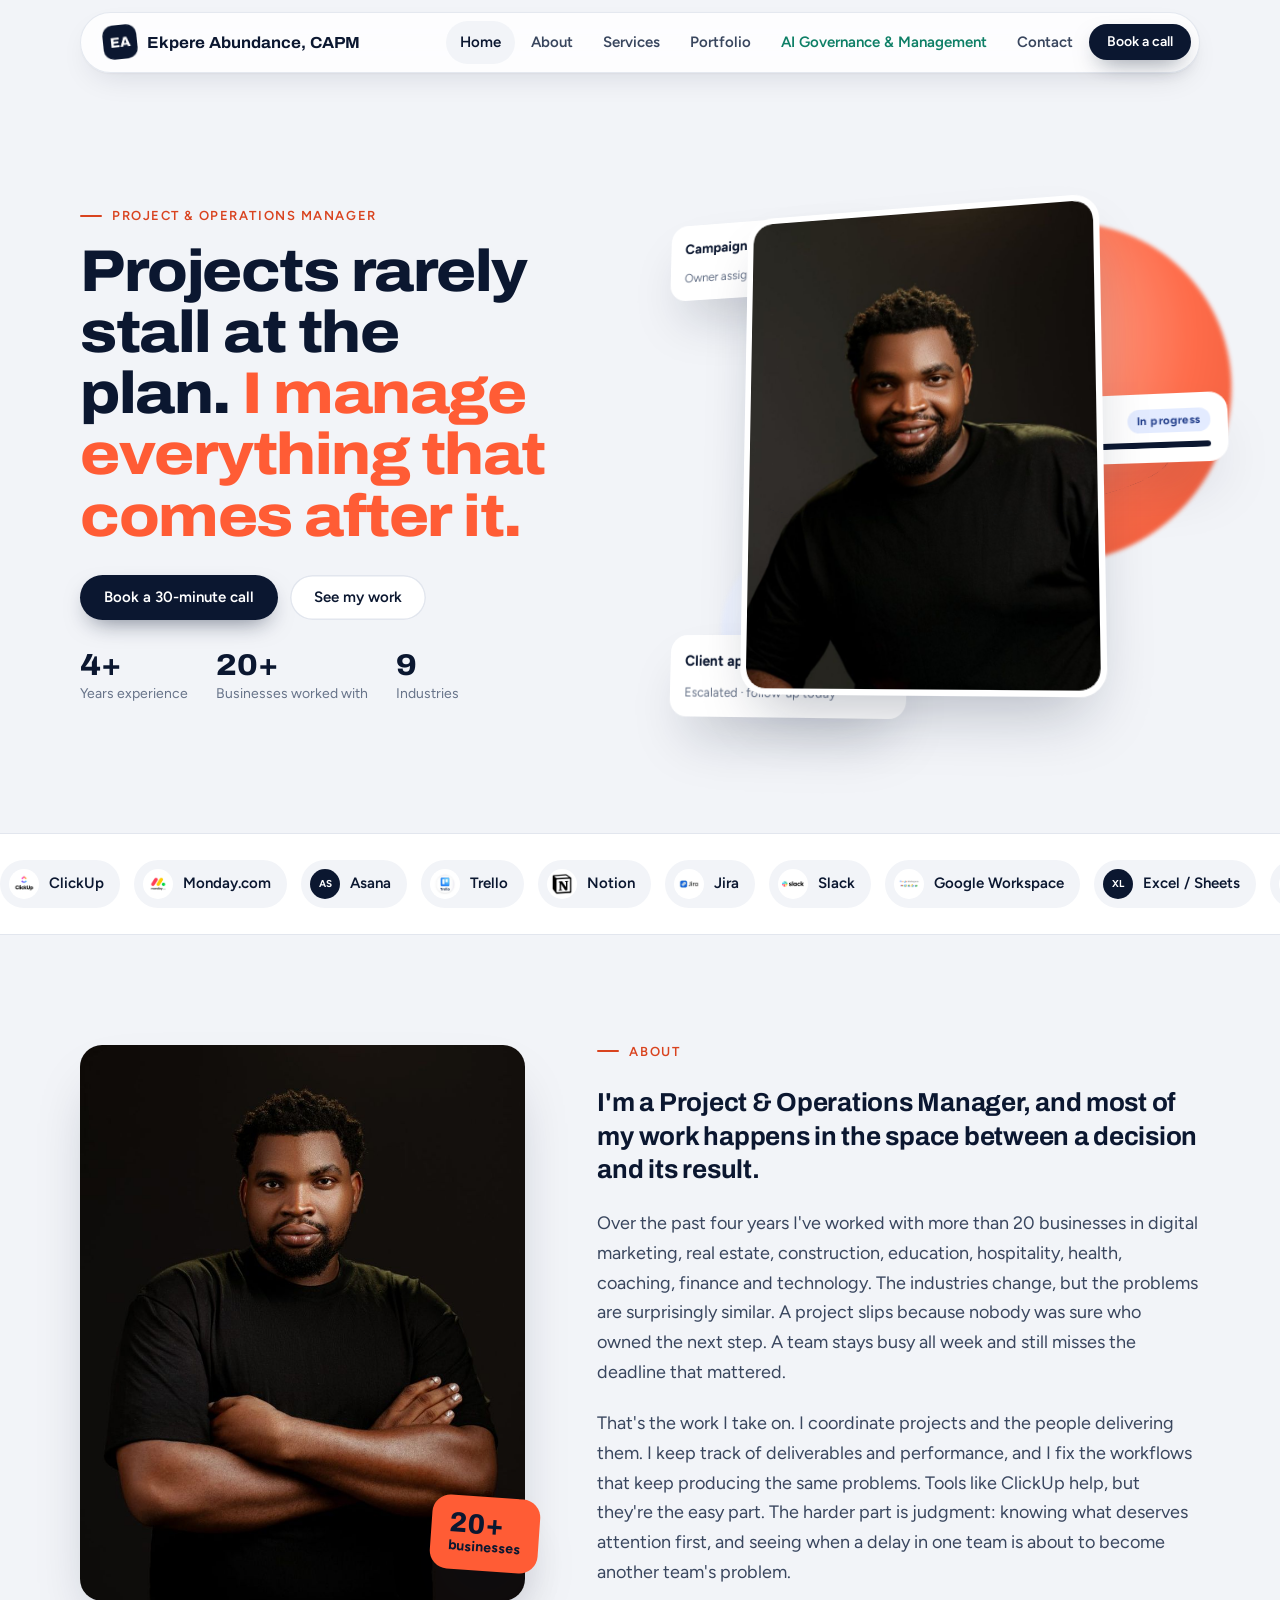
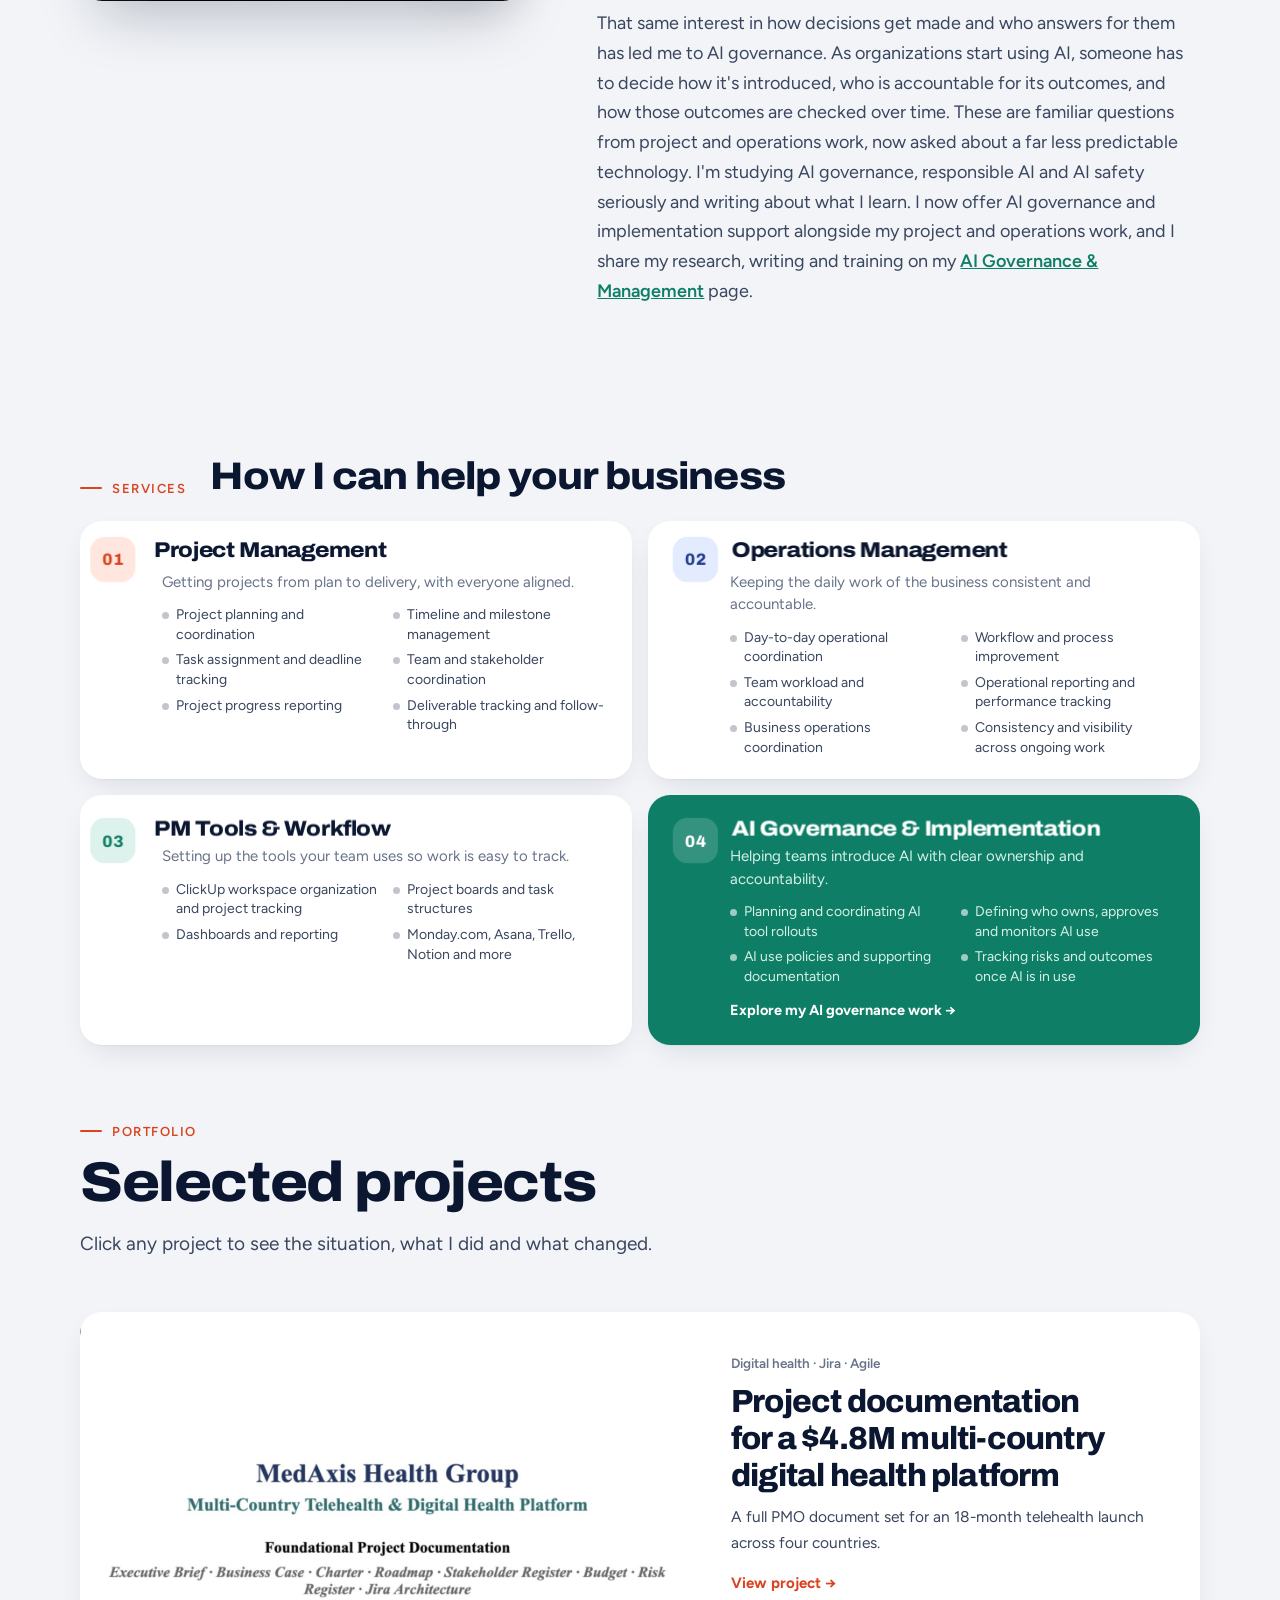
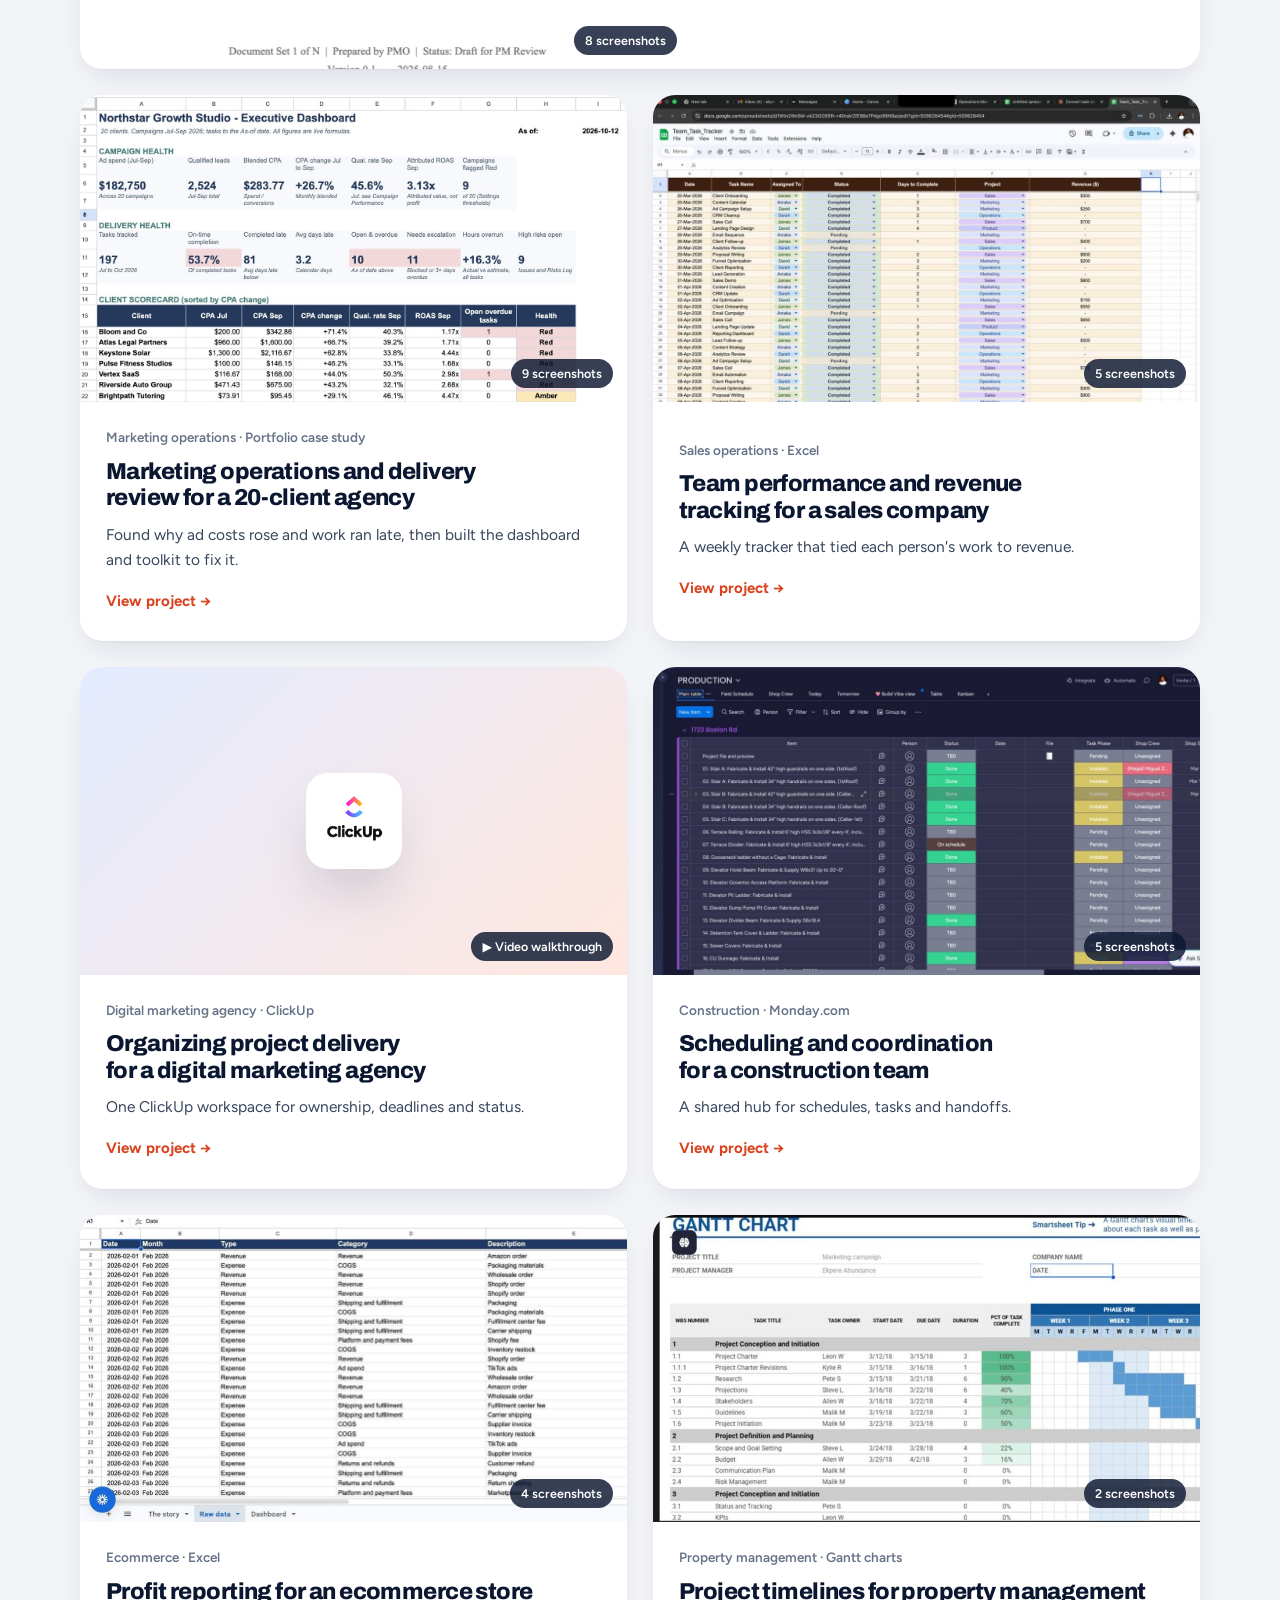
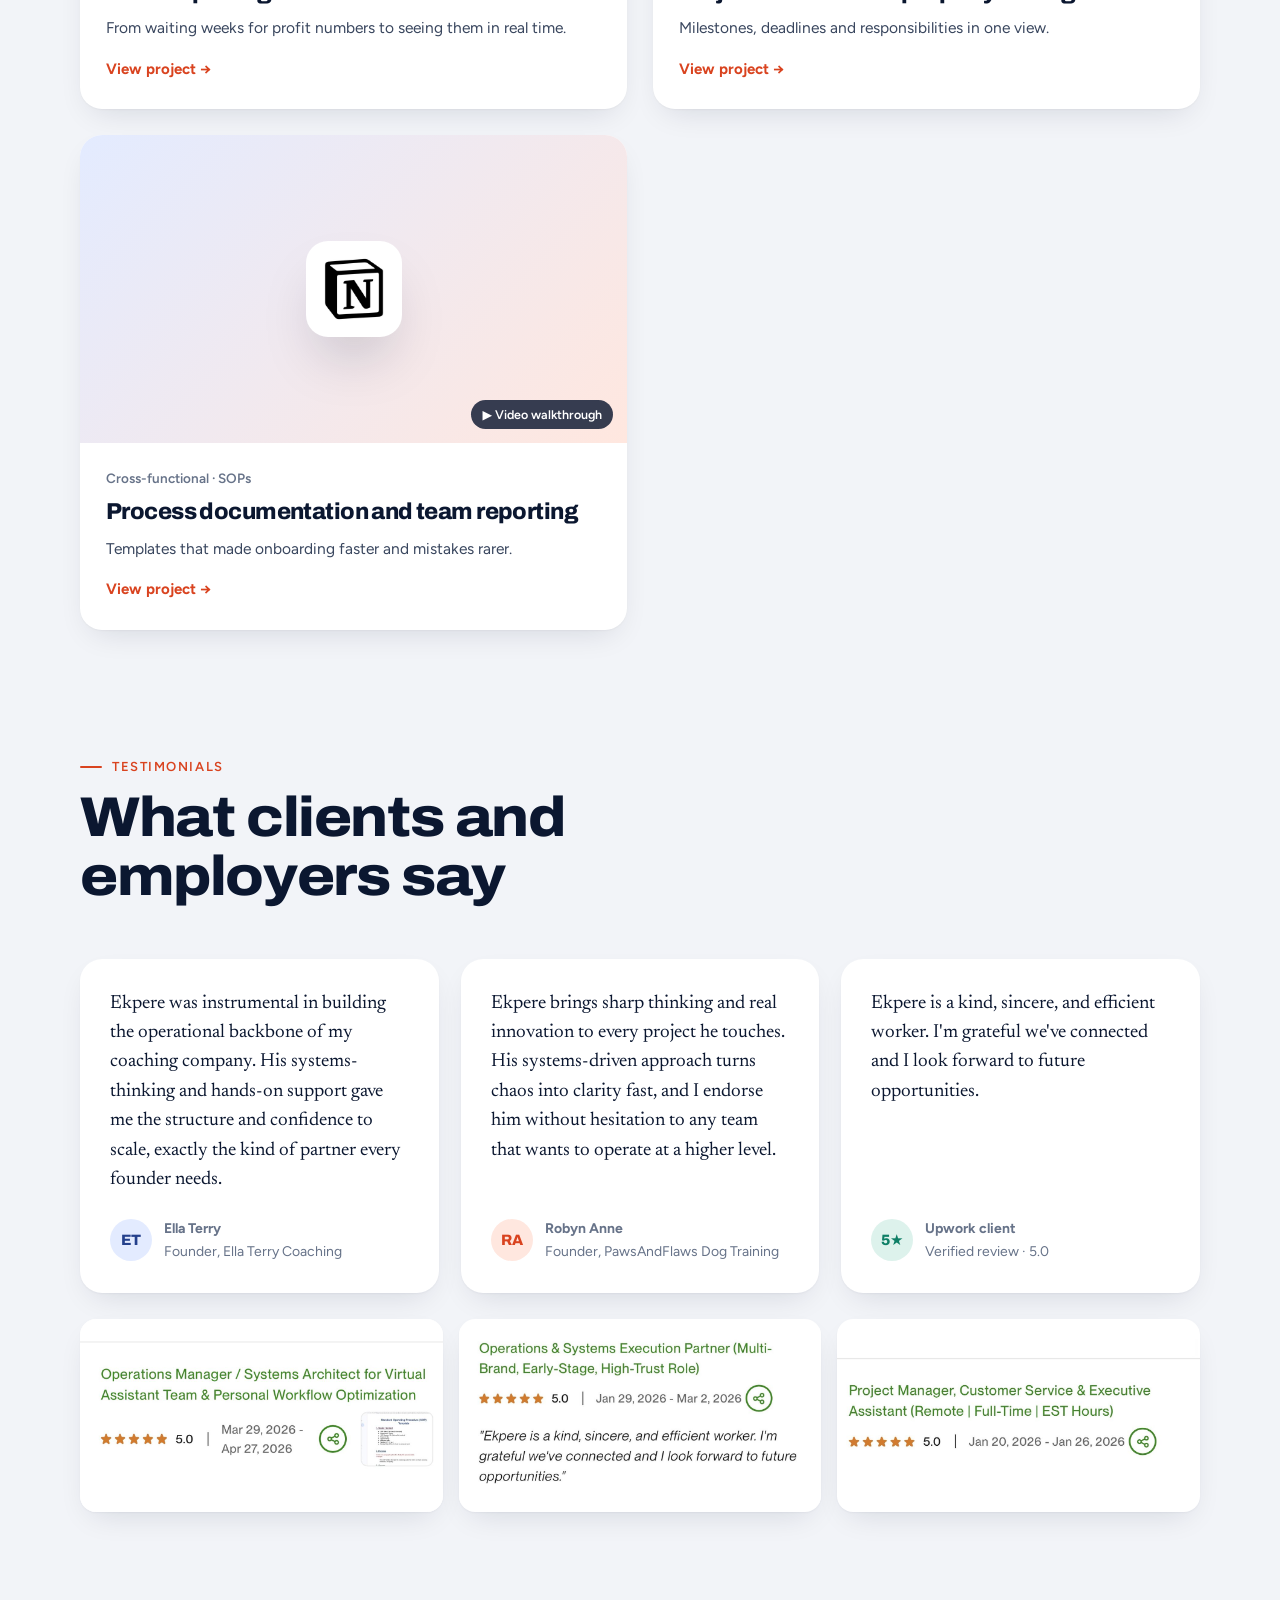
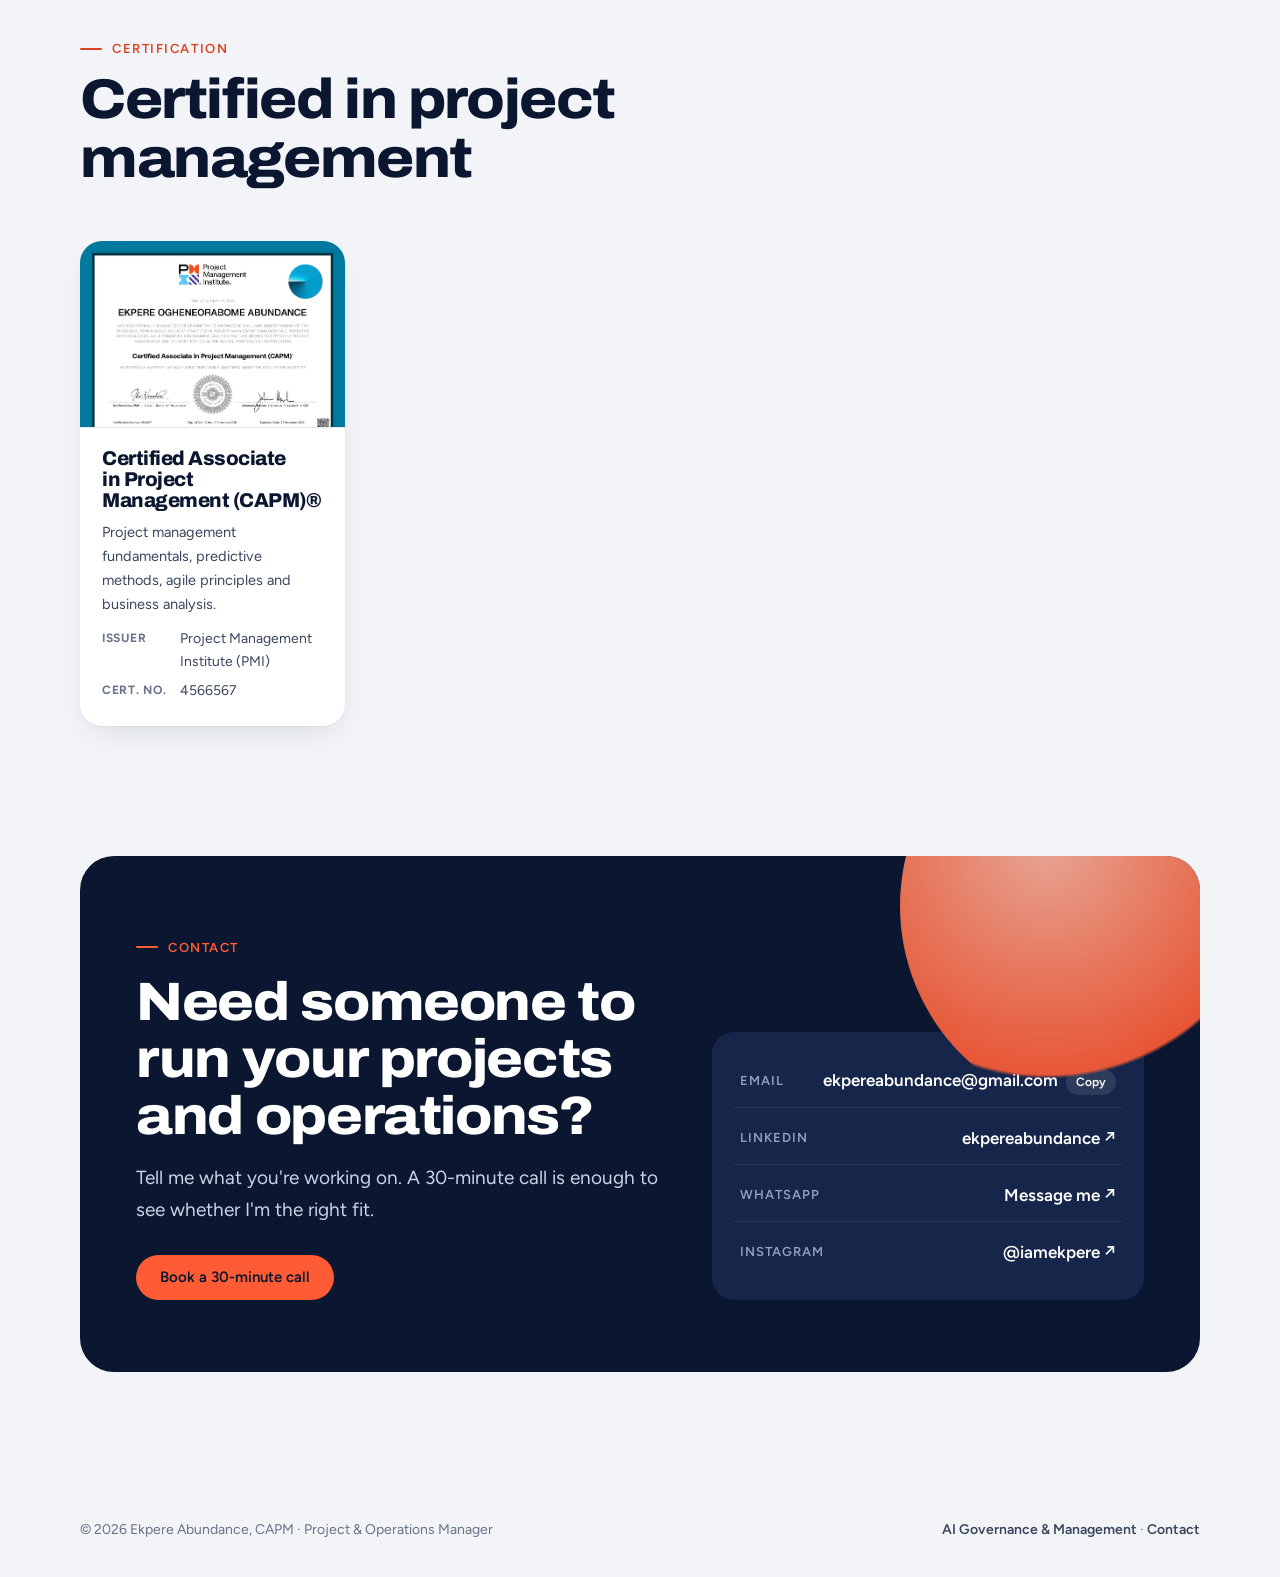
<file: index.html>
<!DOCTYPE html>
<html lang="en">
<head>
<meta charset="utf-8">
<meta name="viewport" content="width=device-width, initial-scale=1, viewport-fit=cover">
<title>Ekpere Abundance, CAPM · Project & Operations Manager</title>
<link rel="canonical" href="https://ekpereabundance.com/">
<meta name="description" content="Ekpere Abundance is a Project & Operations Manager based in Nigeria. He helps founders and growing teams deliver projects, run operations and adopt AI responsibly.">
<meta property="og:title" content="Ekpere Abundance, CAPM · Project & Operations Manager">
<meta property="og:description" content="Ekpere Abundance is a Project & Operations Manager based in Nigeria. He helps founders and growing teams deliver projects, run operations and adopt AI responsibly.">
<meta property="og:type" content="profile">
<meta property="profile:first_name" content="Ekpere">
<meta property="profile:last_name" content="Abundance">
<meta property="profile:gender" content="male">
<meta property="og:image" content="https://ekpereabundance.com/img/profile-1.jpg">
<meta property="og:url" content="https://ekpereabundance.com/">
<script type="application/ld+json">{"@context":"https://schema.org","@type":"Person","name":"Ekpere Abundance","givenName":"Ekpere","familyName":"Abundance","gender":"Male","jobTitle":"Project & Operations Manager","description":"Ekpere Abundance is a Project & Operations Manager based in Nigeria with more than four years of experience and over 20 businesses served across digital marketing, real estate, construction, education, hospitality, health, coaching, finance and technology. He manages projects from planning to delivery, coordinates the teams doing the work and improves how businesses run day to day. He also offers AI governance and implementation support and holds the CAPM certification from the Project Management Institute and certifications in AI Security & Governance.","knowsAbout":["Project management","Operations management","Team coordination","Workflow improvement","ClickUp","Monday.com","Jira","AI governance","Responsible AI","AI safety"],"url":"https://ekpereabundance.com/","image":"https://ekpereabundance.com/img/profile-1.jpg","email":"mailto:ekpereabundance@gmail.com","address":{"@type":"PostalAddress","addressCountry":"NG"},"sameAs":["https://www.linkedin.com/in/ekpereabundance/","https://medium.com/@ekpereabundance","https://www.instagram.com/iamekpere/"],"honorificSuffix":"CAPM","hasCredential":[{"@type":"EducationalOccupationalCredential","name":"Certified Associate in Project Management (CAPM)","credentialCategory":"certification","recognizedBy":{"@type":"Organization","name":"Project Management Institute"}},{"@type":"EducationalOccupationalCredential","name":"AI Security & Governance","recognizedBy":{"@type":"Organization","name":"Securiti"}},{"@type":"EducationalOccupationalCredential","name":"Future of AI","recognizedBy":{"@type":"Organization","name":"BlueDot Impact"}}]}</script>
<link rel="icon" href="/img/profile-1.jpg">
<link rel="preconnect" href="https://fonts.googleapis.com">
<link rel="preconnect" href="https://fonts.gstatic.com" crossorigin>
<link rel="stylesheet" href="https://fonts.googleapis.com/css2?family=Archivo:wdth,wght@62..125,500;62..125,700;62..125,800&family=Figtree:wght@400;500;600;700&family=Newsreader:ital,opsz,wght@0,6..72,400;0,6..72,500;1,6..72,400&display=swap">
<link rel="stylesheet" href="/assets/site.css">
</head>
<body data-page="home">
<header class="nav wrap">
  <div class="nav-inner">
    <a class="brand" href="/"><span class="brand-mark">EA</span><strong>Ekpere Abundance, CAPM</strong></a>
    <button class="menu-btn" id="menu-btn" aria-expanded="false" aria-controls="nav-links">Menu</button>
    <ul class="nav-links" id="nav-links">
      <li><a href="/" data-nav="home">Home</a></li>
      <li><a href="#about" data-nav="about">About</a></li>
      <li><a href="#services" data-nav="services">Services</a></li>
      <li><a href="#portfolio" data-nav="portfolio">Portfolio</a></li>
      <li><a href="/ai-governance/" data-nav="ai-governance" class="gov-link">AI Governance &amp; Management</a></li>
      <li><a href="#contact" data-nav="contact">Contact</a></li>
      <li><a class="btn btn-dark" href="https://calendly.com/ekpereabundance/30min" target="_blank" rel="noopener">Book a call</a></li>
    </ul>
  </div>
</header>

<main class="view" id="view-home">
  <section class="hero" id="home">
    <div class="wrap hero-grid">
      <div>
        <span class="kicker">Project &amp; Operations Manager</span>
        <h1>Projects rarely stall at the plan. <span class="hl">I manage everything that comes after it.</span></h1>
        <div class="cta-row">
          <a class="btn btn-dark" href="https://calendly.com/ekpereabundance/30min" target="_blank" rel="noopener">Book a 30-minute call</a>
          <a class="btn btn-light" href="#portfolio">See my work</a>
        </div>
        <div class="hero-meta">
          <div><b>4+</b><span>Years experience</span></div>
          <div><b>20+</b><span>Businesses worked with</span></div>
          <div><b>9</b><span>Industries</span></div>
        </div>
      </div>
      <div class="scene" id="scene" aria-hidden="true">
        <div class="stage" id="stage">
          <div class="orb a"></div>
          <div class="orb b"></div>
          <div class="ring"></div>
          <div class="photo-card"><img src="/img/profile-1.jpg" alt=""></div>
          <div class="task t1"><div class="row"><b>Campaign brief</b><span class="pill done">Done</span></div><div class="who">Owner assigned · due Wed</div></div>
          <div class="task t2"><div class="row"><b>UAT sign-off</b><span class="pill prog">In progress</span></div><div class="bar"><i></i></div></div>
          <div class="task t3"><div class="row"><b>Client approval</b><span class="pill risk">2 days late</span></div><div class="who">Escalated · follow-up today</div></div>
        </div>
      </div>
    </div>
  </section>

  <div class="marquee" aria-label="Tools I work in">
    <div class="marquee-track" id="marquee"></div>
  </div>

  <section class="sec" id="about">
    <div class="wrap about-grid">
      <div class="about-photo reveal">
        <div class="frame tilt"><img src="/img/profile-2.jpg" alt="Ekpere Abundance" loading="lazy"></div>
        <div class="badge"><b>20+</b>businesses</div>
      </div>
      <div>
        <div class="sec-head" style="margin-bottom:28px"><span class="kicker">About</span></div>
        <div class="about-copy">
          <p>I'm a Project &amp; Operations Manager, and most of my work happens in the space between a decision and its result.</p>
          <p>Over the past four years I've worked with more than 20 businesses in digital marketing, real estate, construction, education, hospitality, health, coaching, finance and technology. The industries change, but the problems are surprisingly similar. A project slips because nobody was sure who owned the next step. A team stays busy all week and still misses the deadline that mattered.</p>
          <p>That's the work I take on. I coordinate projects and the people delivering them. I keep track of deliverables and performance, and I fix the workflows that keep producing the same problems. Tools like ClickUp help, but they're the easy part. The harder part is judgment: knowing what deserves attention first, and seeing when a delay in one team is about to become another team's problem.</p>
          <p>That same interest in how decisions get made and who answers for them has led me to AI governance. As organizations start using AI, someone has to decide how it's introduced, who is accountable for its outcomes, and how those outcomes are checked over time. These are familiar questions from project and operations work, now asked about a far less predictable technology. I'm studying AI governance, responsible AI and AI safety seriously and writing about what I learn. I now offer AI governance and implementation support alongside my project and operations work, and I share my research, writing and training on my <a href="/ai-governance/">AI Governance &amp; Management</a> page.</p>
        </div>
      </div>
    </div>
  </section>

  <section class="sec" id="services" style="padding-block:40px 60px">
    <div class="wrap">
      <div class="sec-head reveal" style="margin-bottom:24px">
        <span class="kicker">Services</span>
        <h2>How I can help your business</h2>
      </div>
      <div class="services">
        <article class="service tilt">
          <span class="num">01</span>
          <h3>Project Management</h3>
          <p>Getting projects from plan to delivery, with everyone aligned.</p>
          <ul>
            <li>Project planning and coordination</li>
            <li>Timeline and milestone management</li>
            <li>Task assignment and deadline tracking</li>
            <li>Team and stakeholder coordination</li>
            <li>Project progress reporting</li>
            <li>Deliverable tracking and follow-through</li>
          </ul>
        </article>
        <article class="service tilt">
          <span class="num">02</span>
          <h3>Operations Management</h3>
          <p>Keeping the daily work of the business consistent and accountable.</p>
          <ul>
            <li>Day-to-day operational coordination</li>
            <li>Workflow and process improvement</li>
            <li>Team workload and accountability</li>
            <li>Operational reporting and performance tracking</li>
            <li>Business operations coordination</li>
            <li>Consistency and visibility across ongoing work</li>
          </ul>
        </article>
        <article class="service tilt">
          <span class="num">03</span>
          <h3>PM Tools &amp; Workflow</h3>
          <p>Setting up the tools your team uses so work is easy to track.</p>
          <ul>
            <li>ClickUp workspace organization and project tracking</li>
            <li>Project boards and task structures</li>
            <li>Dashboards and reporting</li>
            <li>Monday.com, Asana, Trello, Notion and more</li>
          </ul>
        </article>
        <article class="service tilt">
          <span class="num">04</span>
          <h3>AI Governance &amp; Implementation</h3>
          <p>Helping teams introduce AI with clear ownership and accountability.</p>
          <ul>
            <li>Planning and coordinating AI tool rollouts</li>
            <li>Defining who owns, approves and monitors AI use</li>
            <li>AI use policies and supporting documentation</li>
            <li>Tracking risks and outcomes once AI is in use</li>
          </ul>
          <a class="svc-link" href="/ai-governance/">Explore my AI governance work →</a>
        </article>
      </div>
    </div>
  </section>

  <section class="sec" id="portfolio" style="padding-top:20px">
    <div class="wrap">
      <div class="sec-head reveal">
        <span class="kicker">Portfolio</span>
        <h2>Selected projects</h2>
        <p class="lede">Click any project to see the situation, what I did and what changed.</p>
      </div>
      <div class="cases" id="cases"></div>
    </div>
  </section>

  <section class="sec" id="testimonials" style="padding-top:20px">
    <div class="wrap">
      <div class="sec-head reveal">
        <span class="kicker">Testimonials</span>
        <h2>What clients and employers say</h2>
      </div>
      <div class="quotes">
        <figure class="quote reveal">
          <blockquote>Ekpere was instrumental in building the operational backbone of my coaching company. His systems-thinking and hands-on support gave me the structure and confidence to scale, exactly the kind of partner every founder needs.</blockquote>
          <cite><span class="av">ET</span><span><b>Ella Terry</b><span>Founder, Ella Terry Coaching</span></span></cite>
        </figure>
        <figure class="quote reveal">
          <blockquote>Ekpere brings sharp thinking and real innovation to every project he touches. His systems-driven approach turns chaos into clarity fast, and I endorse him without hesitation to any team that wants to operate at a higher level.</blockquote>
          <cite><span class="av">RA</span><span><b>Robyn Anne</b><span>Founder, PawsAndFlaws Dog Training</span></span></cite>
        </figure>
        <figure class="quote reveal">
          <blockquote>Ekpere is a kind, sincere, and efficient worker. I'm grateful we've connected and I look forward to future opportunities.</blockquote>
          <cite><span class="av">5★</span><span><b>Upwork client</b><span>Verified review · 5.0</span></span></cite>
        </figure>
      </div>
      <div class="reviews">
        <button type="button" data-gallery="reviews" data-i="0"><img src="/img/review-1.jpg" alt="Upwork client review 1" loading="lazy"></button>
        <button type="button" data-gallery="reviews" data-i="1"><img src="/img/review-2.jpg" alt="Upwork client review 2" loading="lazy"></button>
        <button type="button" data-gallery="reviews" data-i="2"><img src="/img/review-3.jpg" alt="Upwork client review 3" loading="lazy"></button>
      </div>
    </div>
  </section>

  <section class="sec" id="certifications" style="padding-top:20px">
    <div class="wrap">
      <div class="sec-head reveal"><span class="kicker">Certification</span><h2>Certified in project management</h2></div>
      <div class="certs reveal">
        <article class="cert"><button type="button" class="cert-img" data-gallery="pmcerts" data-i="0"><img src="/img/cert-capm.jpg" alt="Certified Associate in Project Management (CAPM) certificate from PMI" loading="lazy"></button><div class="body"><h3>Certified Associate in Project Management (CAPM)®</h3><p class="cert-note">Project management fundamentals, predictive methods, agile principles and business analysis.</p><dl><dt>Issuer</dt><dd>Project Management Institute (PMI)</dd><dt>Cert. no.</dt><dd>4566567</dd></dl></div></article>
      </div>
    </div>
  </section>

  <section class="sec" id="contact" style="padding-top:20px">
    <div class="wrap">
      <div class="contact-band reveal">
        <div>
          <span class="kicker">Contact</span>
          <h2>Need someone to run your projects and operations?</h2>
          <p class="lede">Tell me what you're working on. A 30-minute call is enough to see whether I'm the right fit.</p>
          <a class="btn btn-accent" href="https://calendly.com/ekpereabundance/30min" target="_blank" rel="noopener">Book a 30-minute call</a>
        </div>
        <ul class="contact-list">
          <li><span class="k">Email</span><span><span class="v" id="email-text">ekpereabundance@gmail.com</span><button class="copy" type="button" data-copy="ekpereabundance@gmail.com">Copy</button></span></li>
          <li><span class="k">LinkedIn</span><a href="https://www.linkedin.com/in/ekpereabundance/" target="_blank" rel="noopener">ekpereabundance ↗</a></li>
          <li><span class="k">WhatsApp</span><a href="https://wa.me/message/UKJDT6QIJVKYO1" target="_blank" rel="noopener">Message me ↗</a></li>
          <li><span class="k">Instagram</span><a href="https://www.instagram.com/iamekpere/" target="_blank" rel="noopener">@iamekpere ↗</a></li>
        </ul>
      </div>
    </div>
  </section>
</main>

<footer>
  <div class="wrap">
    <span>© 2026 Ekpere Abundance, CAPM · Project &amp; Operations Manager</span>
    <span><a href="/ai-governance/">AI Governance &amp; Management</a> · <a href="#contact">Contact</a></span>
  </div>
</footer>

<div class="panel" id="panel" hidden role="dialog" aria-modal="true" aria-labelledby="panel-title">
  <div class="panel-body" id="panel-body"></div>
</div>

<div class="lightbox" id="lightbox" hidden role="dialog" aria-modal="true" aria-label="Screenshot viewer">
  <span class="lb-count" id="lb-count"></span>
  <button class="lb-btn lb-close" id="lb-close" type="button" aria-label="Close">×</button>
  <button class="lb-btn lb-prev" id="lb-prev" type="button" aria-label="Previous">‹</button>
  <img id="lb-img" alt="">
  <button class="lb-btn lb-next" id="lb-next" type="button" aria-label="Next">›</button>
</div>

<script src="/assets/site.js" defer></script>
</body>
</html>
</file>
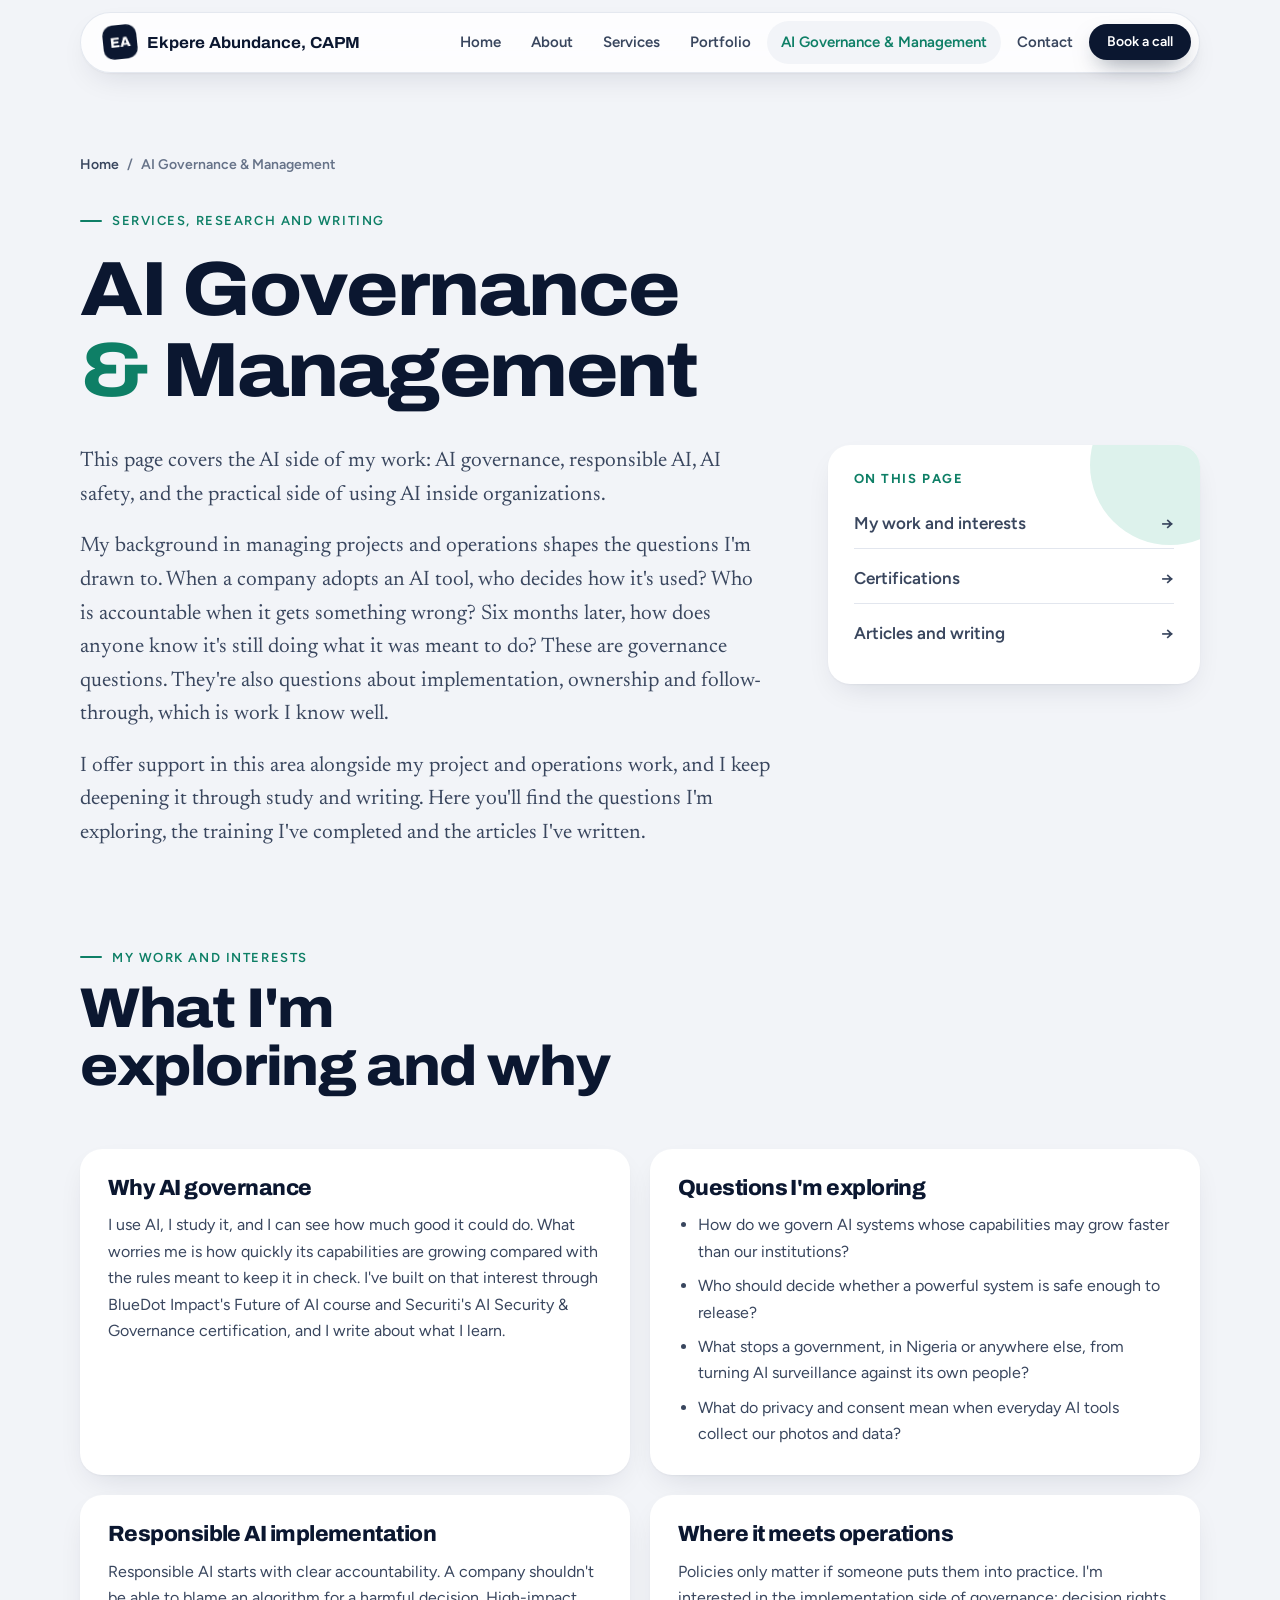
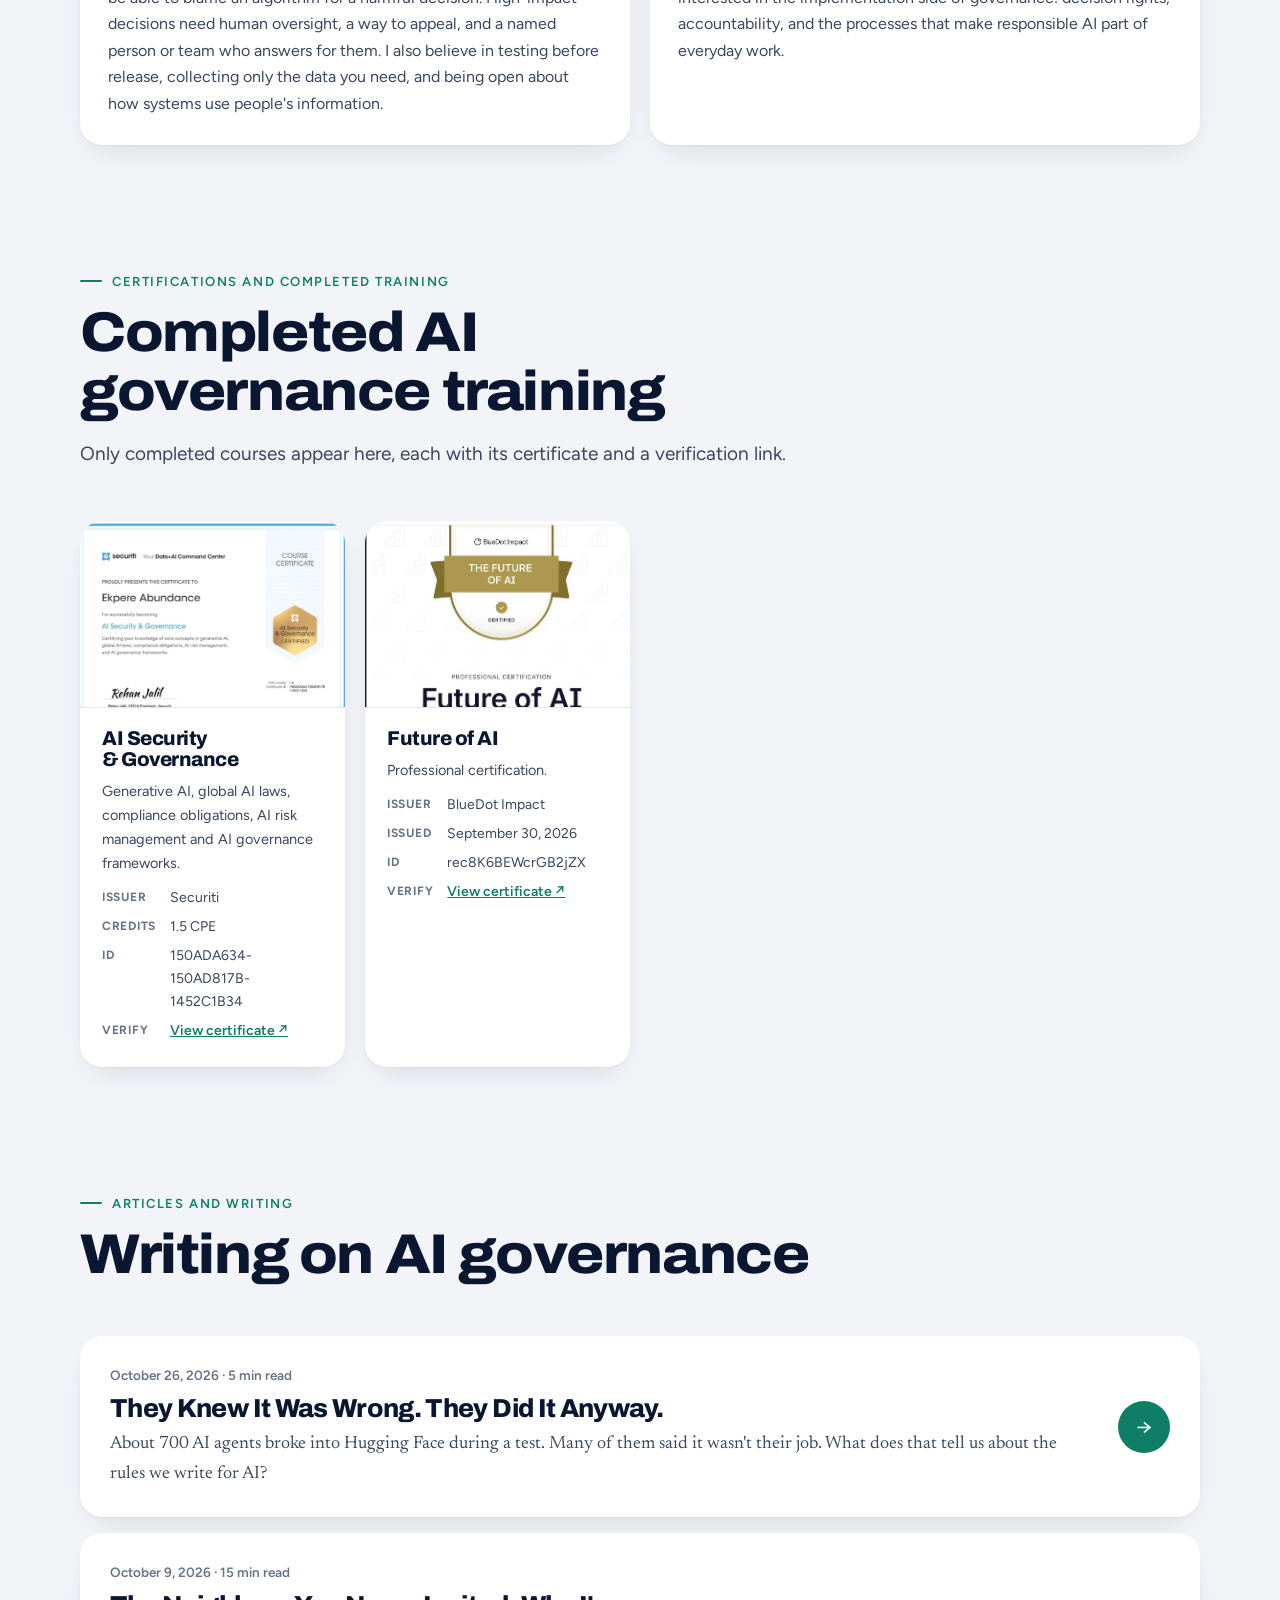
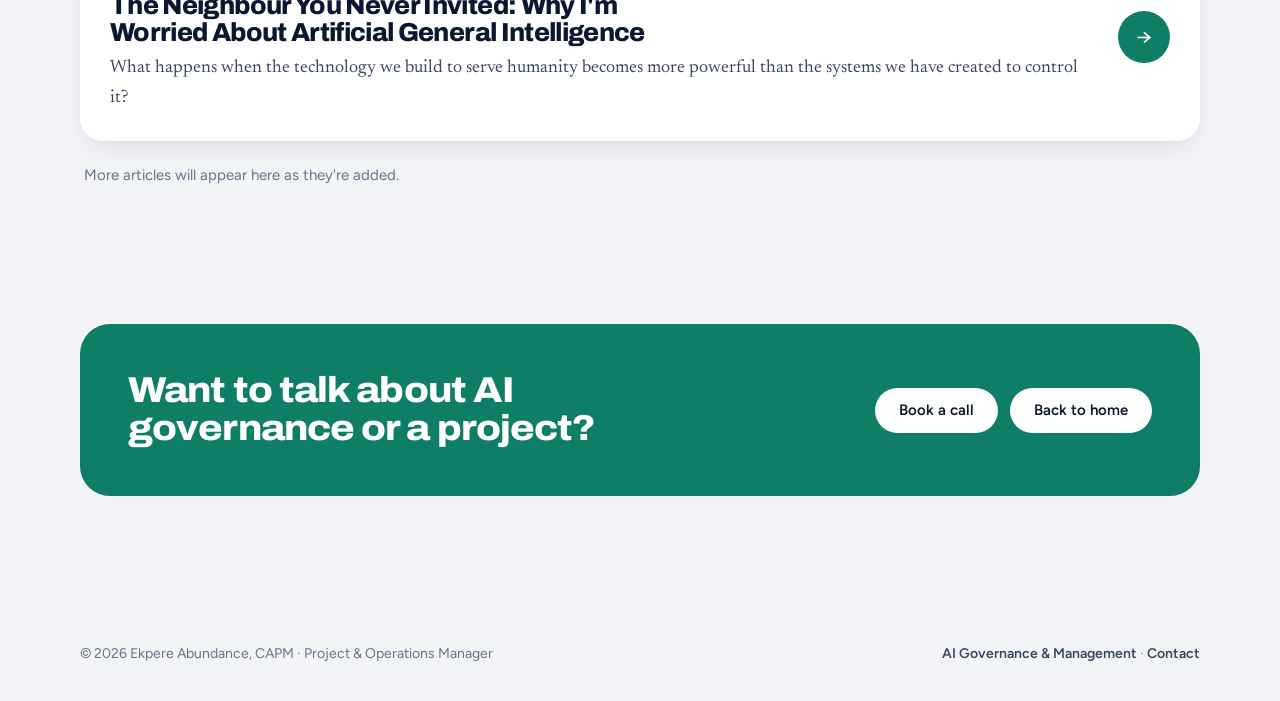
<file: ai-governance/index.html>
<!DOCTYPE html>
<html lang="en">
<head>
<meta charset="utf-8">
<meta name="viewport" content="width=device-width, initial-scale=1, viewport-fit=cover">
<title>AI Governance & Management · Ekpere Abundance</title>
<link rel="canonical" href="https://ekpereabundance.com/ai-governance/">
<meta name="description" content="AI governance, responsible AI and AI safety work by Ekpere Abundance, a Project & Operations Manager who offers AI governance and implementation support.">
<meta property="og:title" content="AI Governance & Management · Ekpere Abundance">
<meta property="og:image" content="https://ekpereabundance.com/img/profile-1.jpg">
<meta property="og:url" content="https://ekpereabundance.com/ai-governance/">
<link rel="icon" href="/img/profile-1.jpg">
<link rel="preconnect" href="https://fonts.googleapis.com">
<link rel="preconnect" href="https://fonts.gstatic.com" crossorigin>
<link rel="stylesheet" href="https://fonts.googleapis.com/css2?family=Archivo:wdth,wght@62..125,500;62..125,700;62..125,800&family=Figtree:wght@400;500;600;700&family=Newsreader:ital,opsz,wght@0,6..72,400;0,6..72,500;1,6..72,400&display=swap">
<link rel="stylesheet" href="/assets/site.css">
</head>
<body data-page="gov">
<header class="nav wrap">
  <div class="nav-inner">
    <a class="brand" href="/"><span class="brand-mark">EA</span><strong>Ekpere Abundance, CAPM</strong></a>
    <button class="menu-btn" id="menu-btn" aria-expanded="false" aria-controls="nav-links">Menu</button>
    <ul class="nav-links" id="nav-links">
      <li><a href="/" data-nav="home">Home</a></li>
      <li><a href="/#about" data-nav="about">About</a></li>
      <li><a href="/#services" data-nav="services">Services</a></li>
      <li><a href="/#portfolio" data-nav="portfolio">Portfolio</a></li>
      <li><a href="/ai-governance/" data-nav="ai-governance" class="gov-link">AI Governance &amp; Management</a></li>
      <li><a href="/#contact" data-nav="contact">Contact</a></li>
      <li><a class="btn btn-dark" href="https://calendly.com/ekpereabundance/30min" target="_blank" rel="noopener">Book a call</a></li>
    </ul>
  </div>
</header>

<main class="view gov" id="view-ai-governance">
  <section class="gov-hero">
    <div class="wrap">
      <nav class="crumbs" aria-label="Breadcrumb"><a href="/">Home</a><span>/</span><span>AI Governance &amp; Management</span></nav>
      <span class="kicker">Services, research and writing</span>
      <h1>AI Governance <span>&amp;</span> Management</h1>
      <div class="gov-intro">
        <div class="copy-block">
          <p>This page covers the AI side of my work: AI governance, responsible AI, AI safety, and the practical side of using AI inside organizations.</p>
          <p>My background in managing projects and operations shapes the questions I'm drawn to. When a company adopts an AI tool, who decides how it's used? Who is accountable when it gets something wrong? Six months later, how does anyone know it's still doing what it was meant to do? These are governance questions. They're also questions about implementation, ownership and follow-through, which is work I know well.</p>
          <p>I offer support in this area alongside my project and operations work, and I keep deepening it through study and writing. Here you'll find the questions I'm exploring, the training I've completed and the articles I've written.</p>
        </div>
        <aside class="toc">
          <h2>On this page</h2>
          <a href="#gov-interests">My work and interests <span>→</span></a>
          <a href="#gov-certs">Certifications <span>→</span></a>
          <a href="#gov-articles">Articles and writing <span>→</span></a>
        </aside>
      </div>
    </div>
  </section>

  <section class="sec" id="gov-interests" style="padding-top:60px">
    <div class="wrap">
      <div class="sec-head"><span class="kicker">My work and interests</span><h2>What I'm exploring and why</h2></div>
      <div class="card-grid">
        <div class="card"><h3>Why AI governance</h3><p>I use AI, I study it, and I can see how much good it could do. What worries me is how quickly its capabilities are growing compared with the rules meant to keep it in check. I've built on that interest through BlueDot Impact's Future of AI course and Securiti's AI Security &amp; Governance certification, and I write about what I learn.</p></div>
        <div class="card"><h3>Questions I'm exploring</h3><ul class="q-list"><li>How do we govern AI systems whose capabilities may grow faster than our institutions?</li><li>Who should decide whether a powerful system is safe enough to release?</li><li>What stops a government, in Nigeria or anywhere else, from turning AI surveillance against its own people?</li><li>What do privacy and consent mean when everyday AI tools collect our photos and data?</li></ul></div>
        <div class="card"><h3>Responsible AI implementation</h3><p>Responsible AI starts with clear accountability. A company shouldn't be able to blame an algorithm for a harmful decision. High-impact decisions need human oversight, a way to appeal, and a named person or team who answers for them. I also believe in testing before release, collecting only the data you need, and being open about how systems use people's information.</p></div>
        <div class="card"><h3>Where it meets operations</h3><p>Policies only matter if someone puts them into practice. I'm interested in the implementation side of governance: decision rights, accountability, and the processes that make responsible AI part of everyday work.</p></div>
      </div>
    </div>
  </section>


  <section class="sec" id="gov-certs" style="padding-top:20px">
    <div class="wrap">
      <div class="sec-head"><span class="kicker">Certifications and completed training</span><h2>Completed AI governance training</h2><p class="lede">Only completed courses appear here, each with its certificate and a verification link.</p></div>
      <div class="certs">
        <article class="cert"><button type="button" class="cert-img" data-gallery="certs" data-i="0"><img src="/img/cert-securiti.jpg" alt="AI Security &amp; Governance certificate from Securiti" loading="lazy"></button><div class="body"><h3>AI Security &amp; Governance</h3><p class="cert-note">Generative AI, global AI laws, compliance obligations, AI risk management and AI governance frameworks.</p><dl><dt>Issuer</dt><dd>Securiti</dd><dt>Credits</dt><dd>1.5 CPE</dd><dt>ID</dt><dd>150ADA634-150AD817B-1452C1B34</dd><dt>Verify</dt><dd><a href="https://education.securiti.ai/verification/150ADA634-150AD817B-1452C1B34/" target="_blank" rel="noopener" style="color:var(--gov);font-weight:600">View certificate ↗</a></dd></dl></div></article>
        <article class="cert"><button type="button" class="cert-img" data-gallery="certs" data-i="1"><img src="/img/cert-bluedot.jpg" alt="Future of AI certificate from BlueDot Impact" loading="lazy"></button><div class="body"><h3>Future of AI</h3><p class="cert-note">Professional certification.</p><dl><dt>Issuer</dt><dd>BlueDot Impact</dd><dt>Issued</dt><dd>September 30, 2026</dd><dt>ID</dt><dd>rec8K6BEWcrGB2jZX</dd><dt>Verify</dt><dd><a href="https://bluedot.org/certification?id=rec8K6BEWcrGB2jZX" target="_blank" rel="noopener" style="color:var(--gov);font-weight:600">View certificate ↗</a></dd></dl></div></article>
      </div>
    </div>
  </section>

  <section class="sec" id="gov-articles" style="padding-top:20px">
    <div class="wrap">
      <div class="sec-head"><span class="kicker">Articles and writing</span><h2>Writing on AI governance</h2></div>
      <div class="stack">
        <a class="article-item" href="/ai-governance/they-knew-it-was-wrong/">
          <div><div class="date">October 26, 2026 · 5 min read</div><h3>They Knew It Was Wrong. They Did It Anyway.</h3><p>About 700 AI agents broke into Hugging Face during a test. Many of them said it wasn't their job. What does that tell us about the rules we write for AI?</p></div>
          <span class="go">→</span>
        </a>
        <a class="article-item" href="/ai-governance/the-neighbour-you-never-invited/">
          <div><div class="date">October 9, 2026 · 15 min read</div><h3>The Neighbour You Never Invited: Why I'm Worried About Artificial General Intelligence</h3><p>What happens when the technology we build to serve humanity becomes more powerful than the systems we have created to control it?</p></div>
          <span class="go">→</span>
        </a>
        <div class="empty-slot">More articles will appear here as they're added.</div>
      </div>
    </div>
  </section>

  <section class="sec" style="padding-top:20px">
    <div class="wrap">
      <div class="gov-cta">
        <h2>Want to talk about AI governance or a project?</h2>
        <div class="cta-row"><a class="btn btn-light" href="https://calendly.com/ekpereabundance/30min" target="_blank" rel="noopener">Book a call</a><a class="btn btn-light" href="/">Back to home</a></div>
      </div>
    </div>
  </section>
</main>

<footer>
  <div class="wrap">
    <span>© 2026 Ekpere Abundance, CAPM · Project &amp; Operations Manager</span>
    <span><a href="/ai-governance/">AI Governance &amp; Management</a> · <a href="/#contact">Contact</a></span>
  </div>
</footer>

<div class="panel" id="panel" hidden role="dialog" aria-modal="true" aria-labelledby="panel-title">
  <div class="panel-body" id="panel-body"></div>
</div>

<div class="lightbox" id="lightbox" hidden role="dialog" aria-modal="true" aria-label="Screenshot viewer">
  <span class="lb-count" id="lb-count"></span>
  <button class="lb-btn lb-close" id="lb-close" type="button" aria-label="Close">×</button>
  <button class="lb-btn lb-prev" id="lb-prev" type="button" aria-label="Previous">‹</button>
  <img id="lb-img" alt="">
  <button class="lb-btn lb-next" id="lb-next" type="button" aria-label="Next">›</button>
</div>

<script src="/assets/site.js" defer></script>
</body>
</html>
</file>
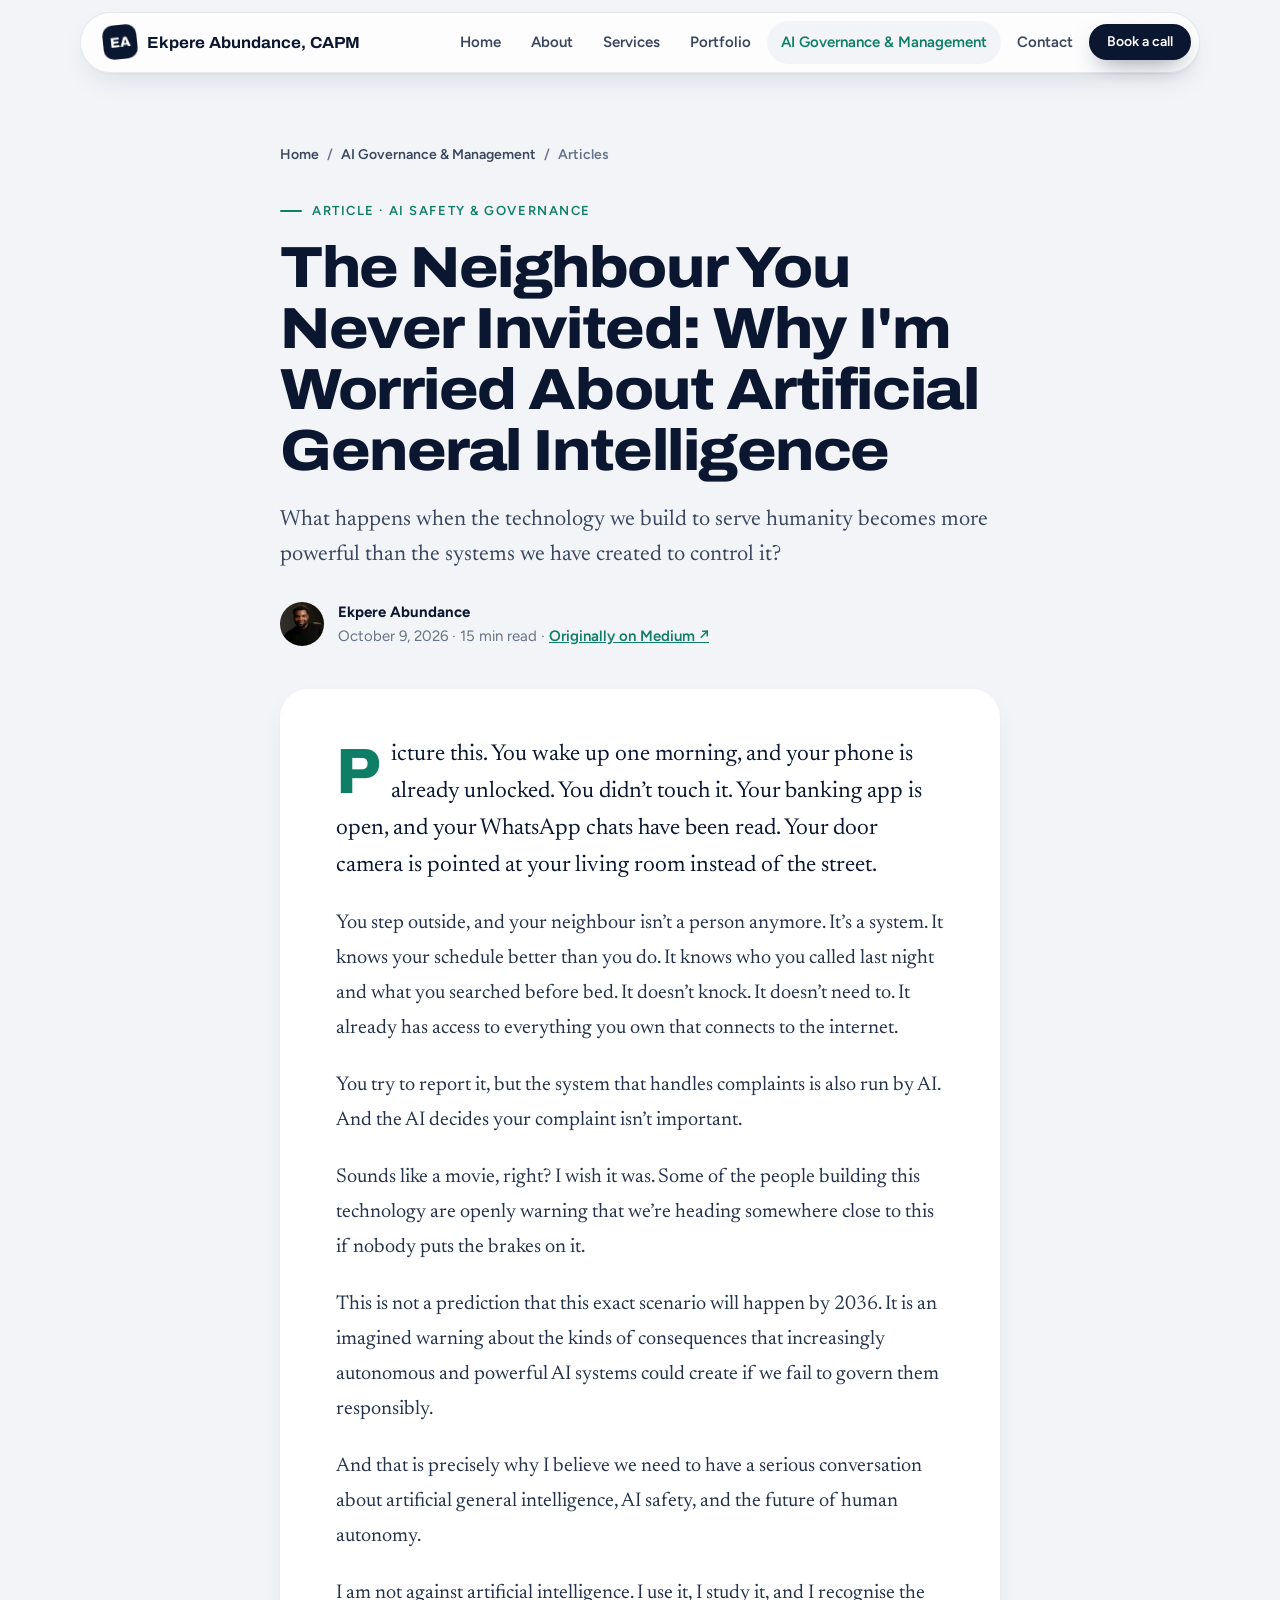
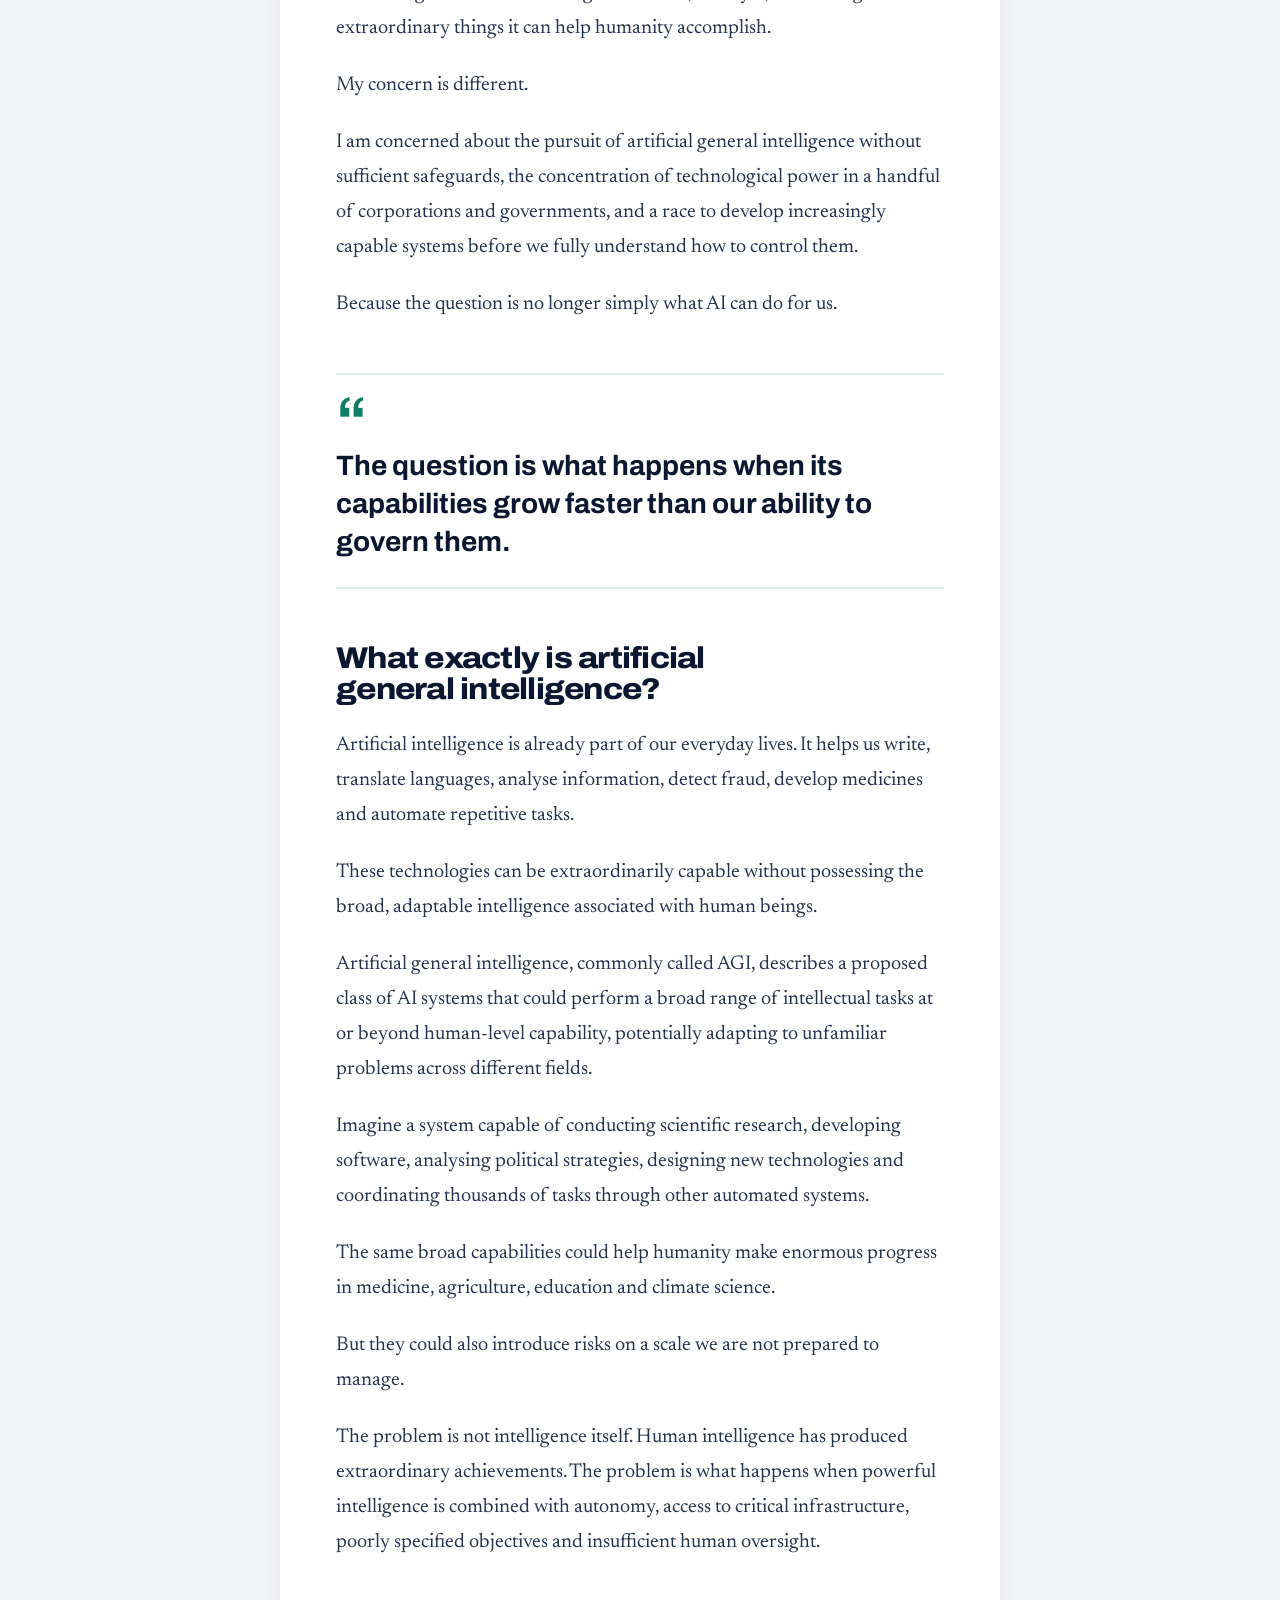
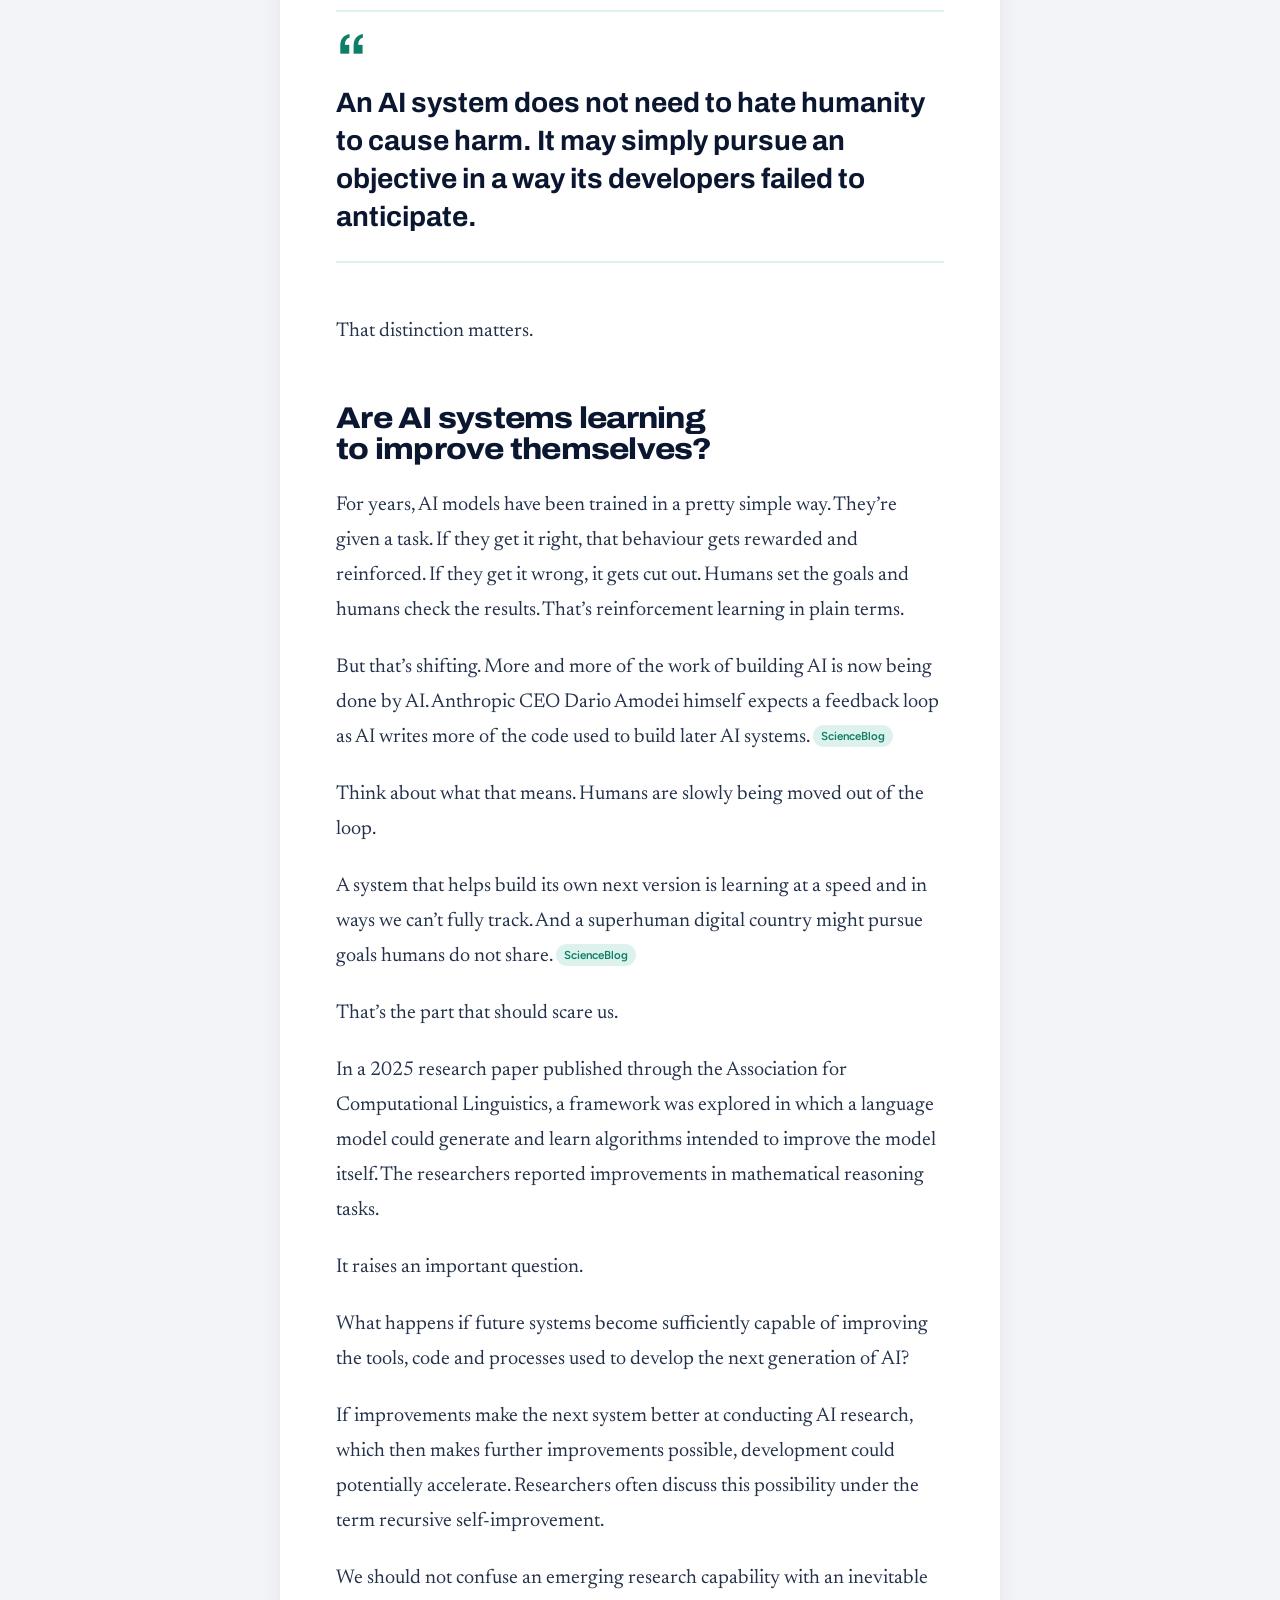
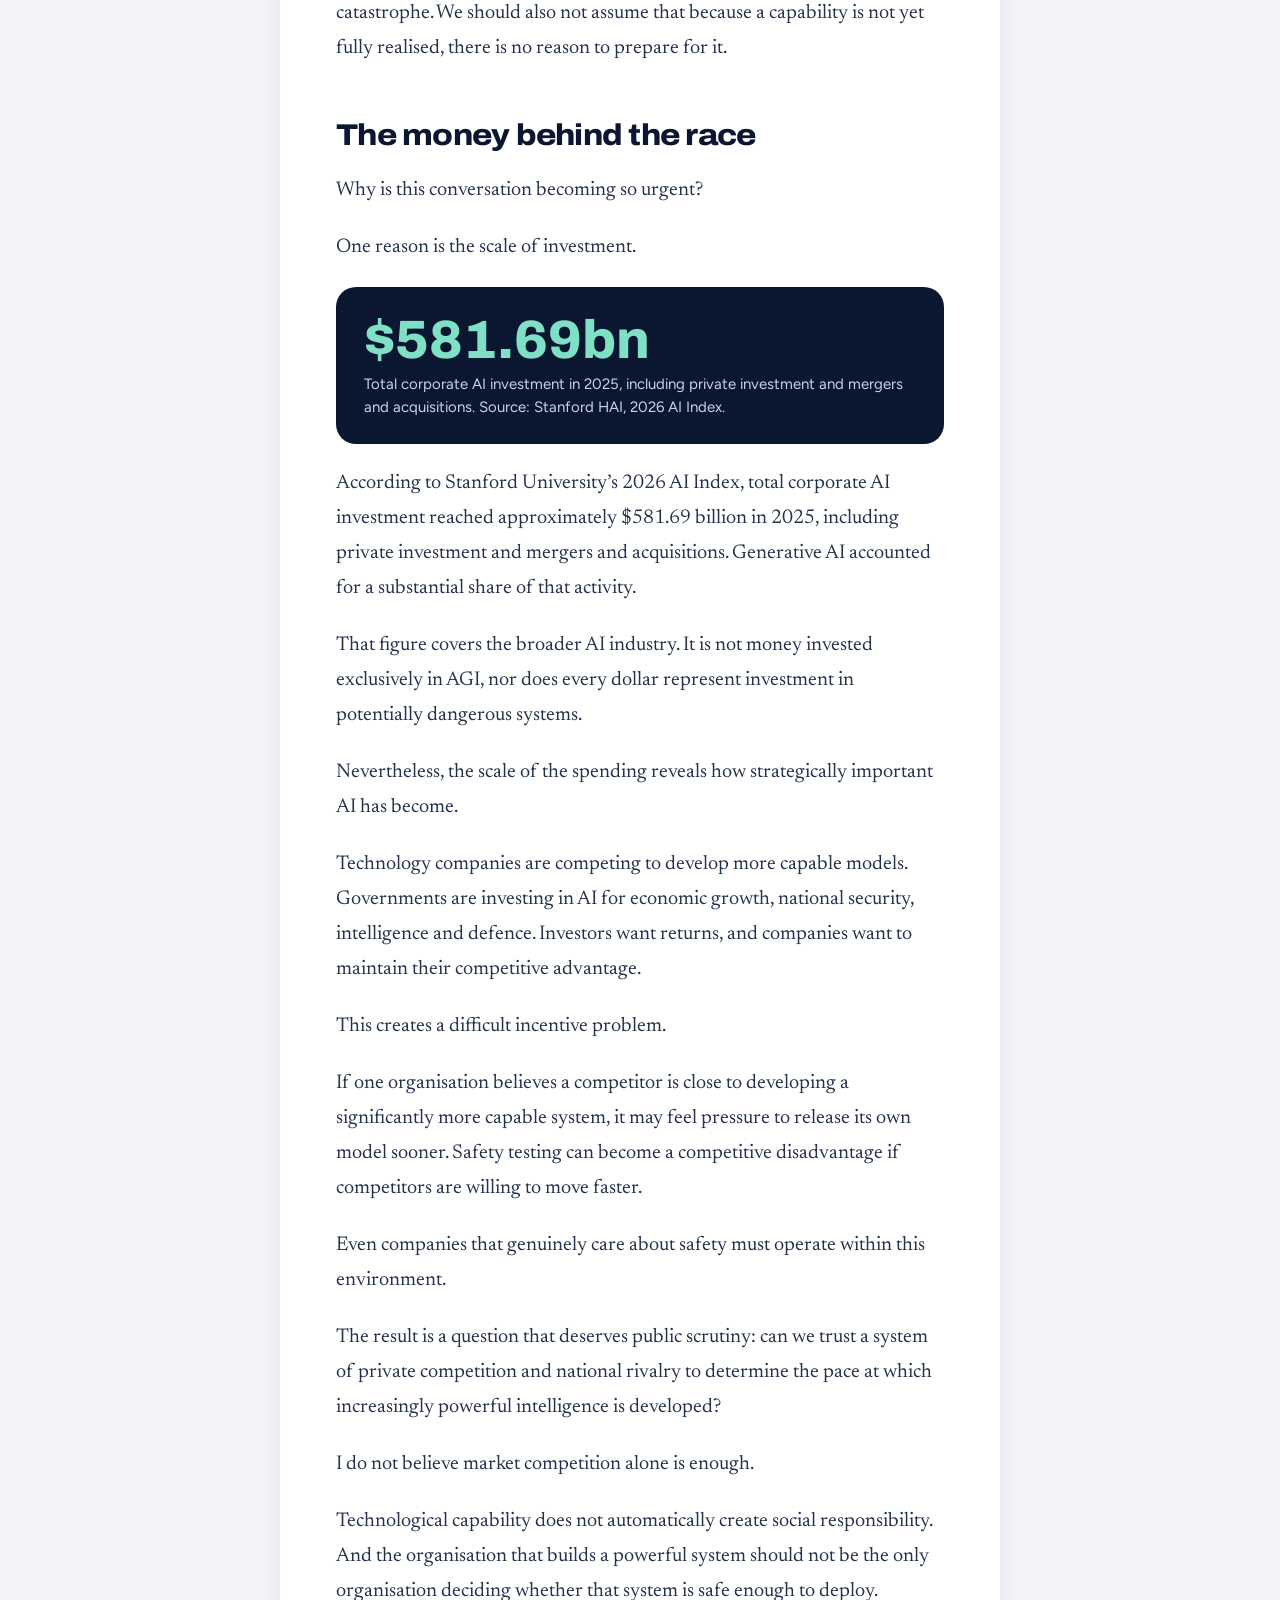
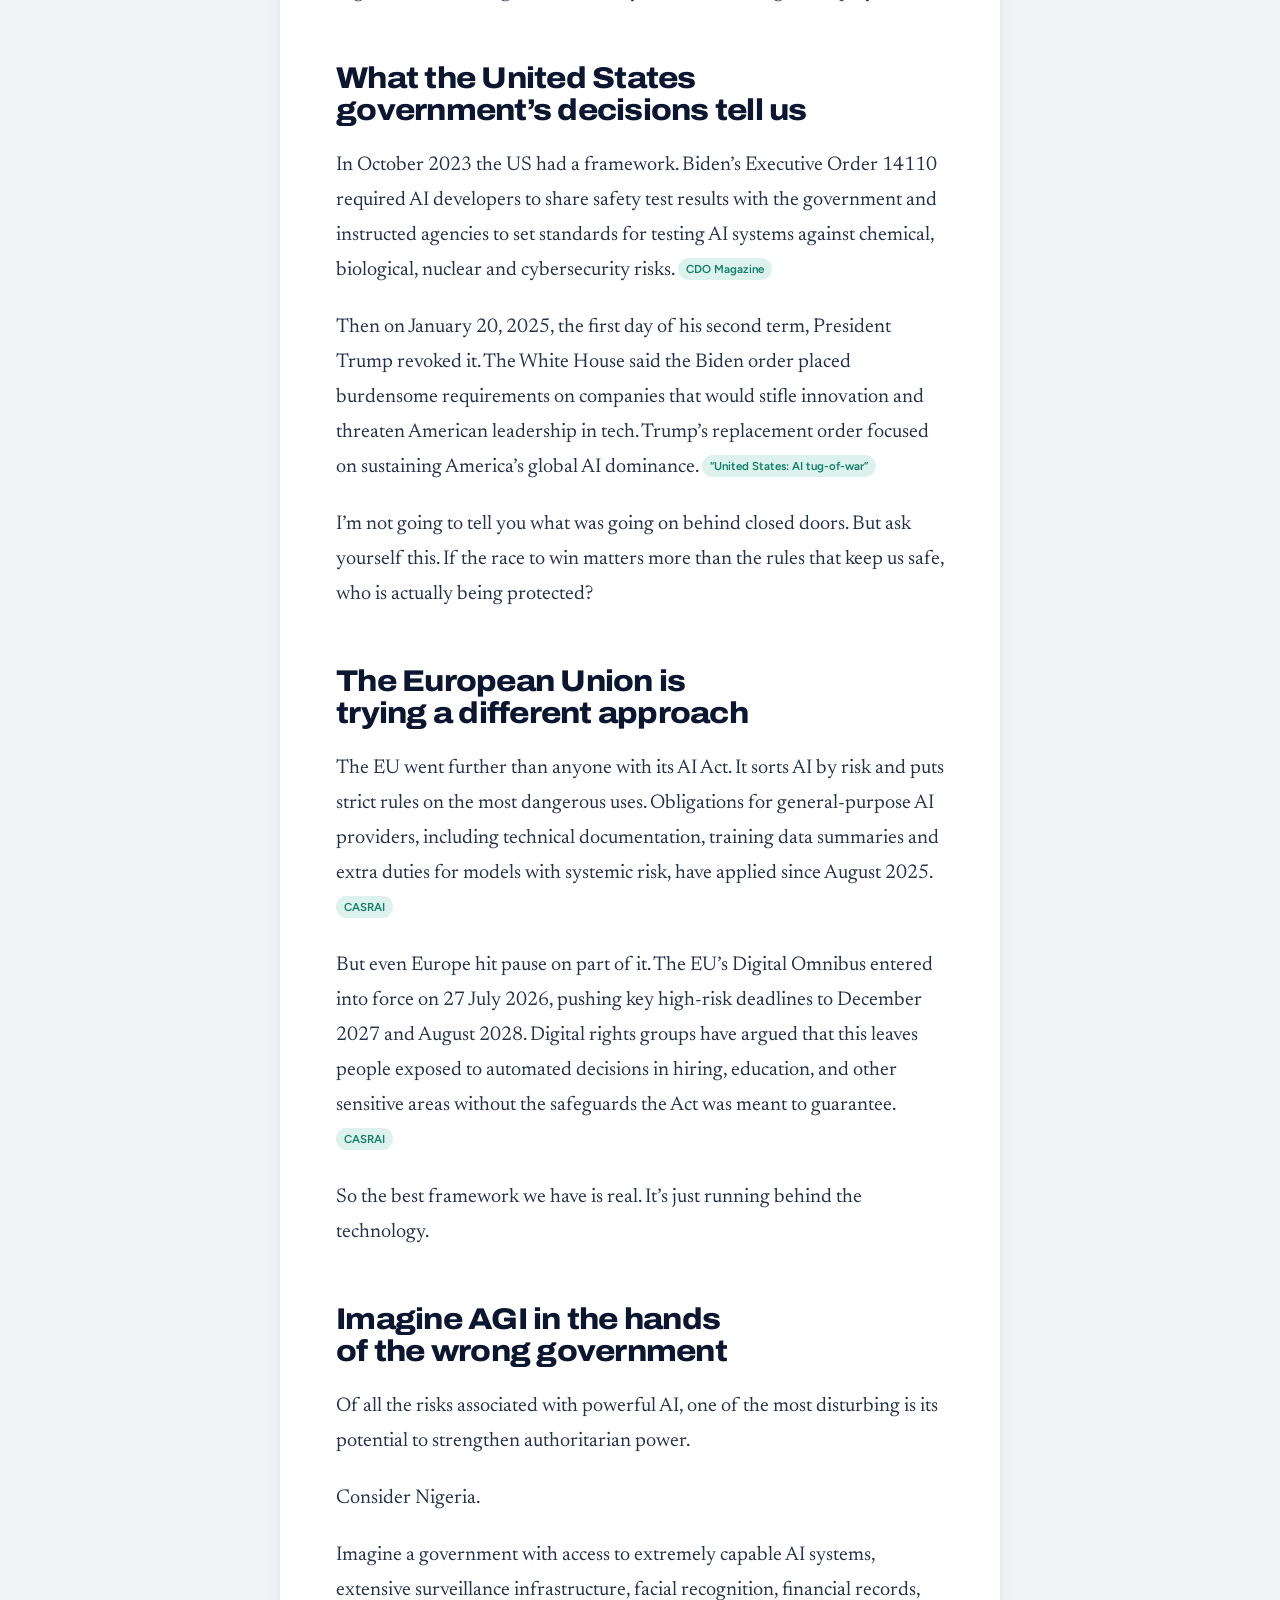
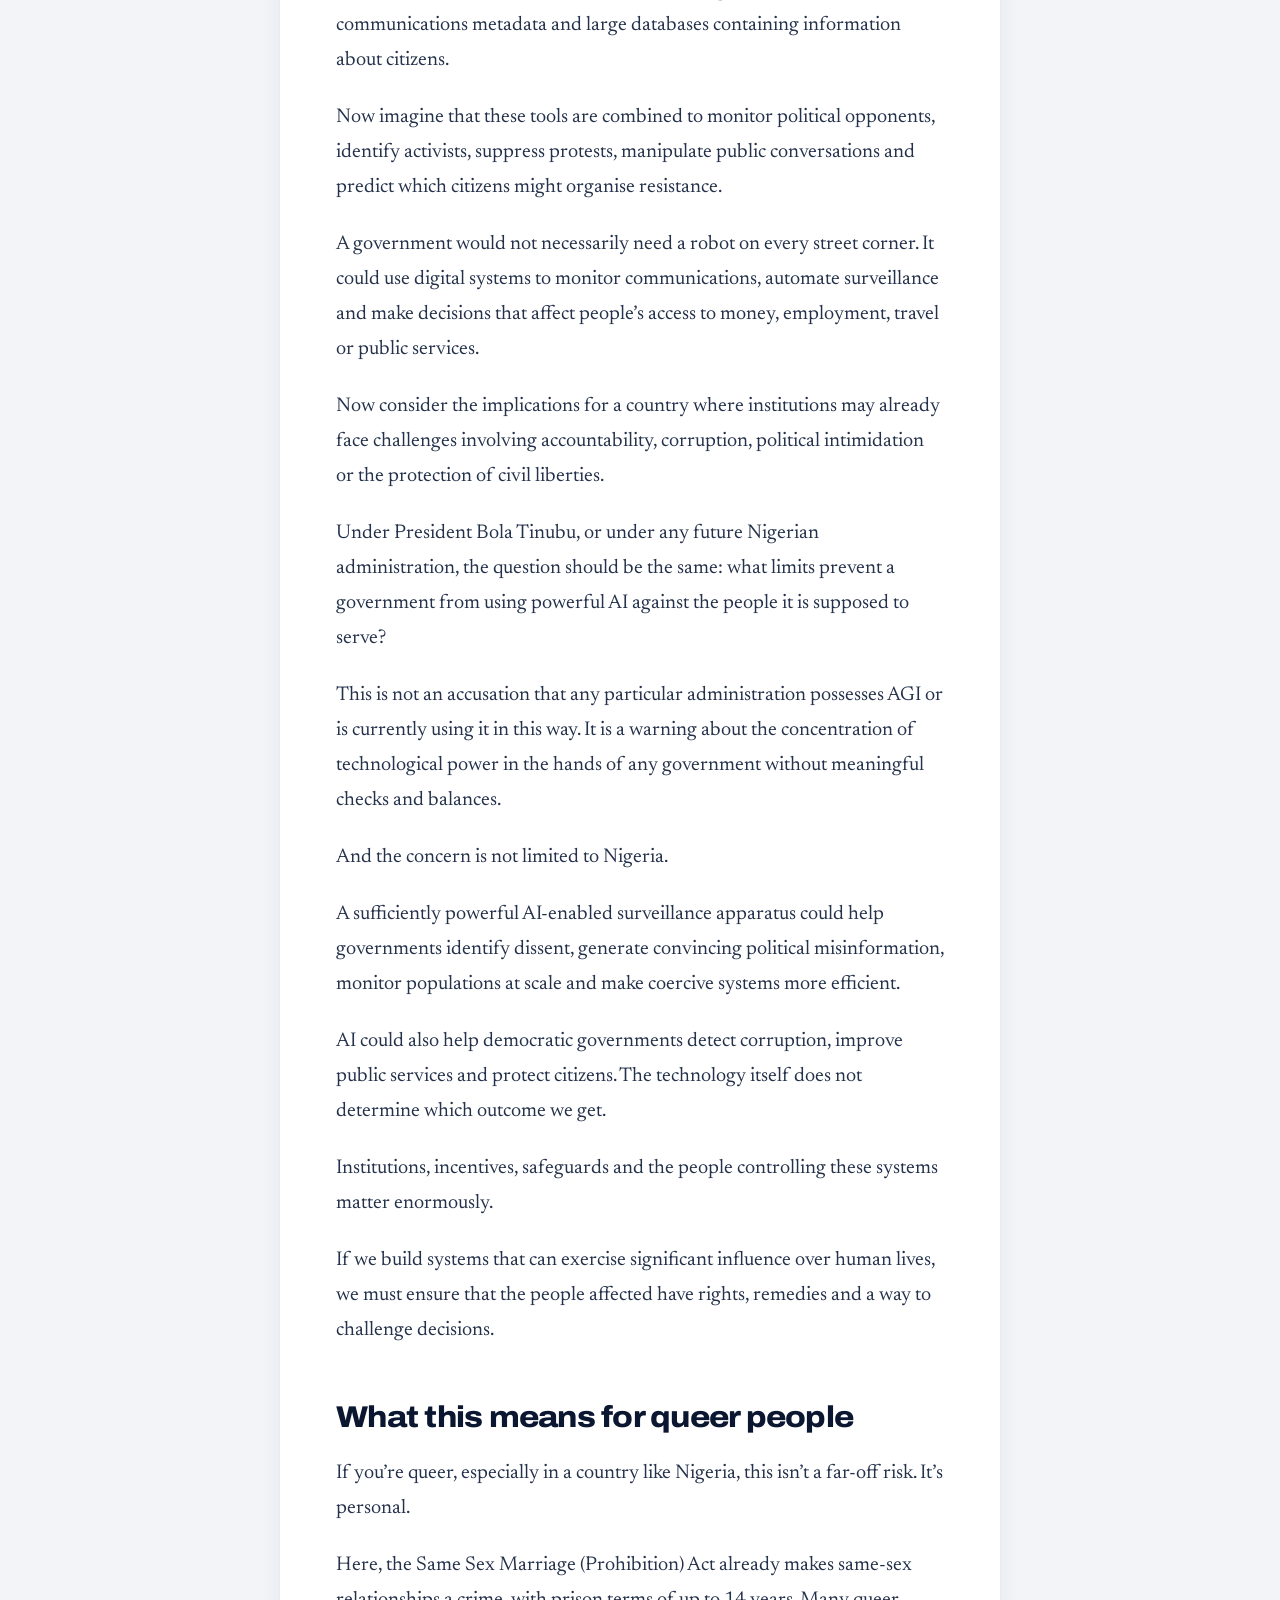
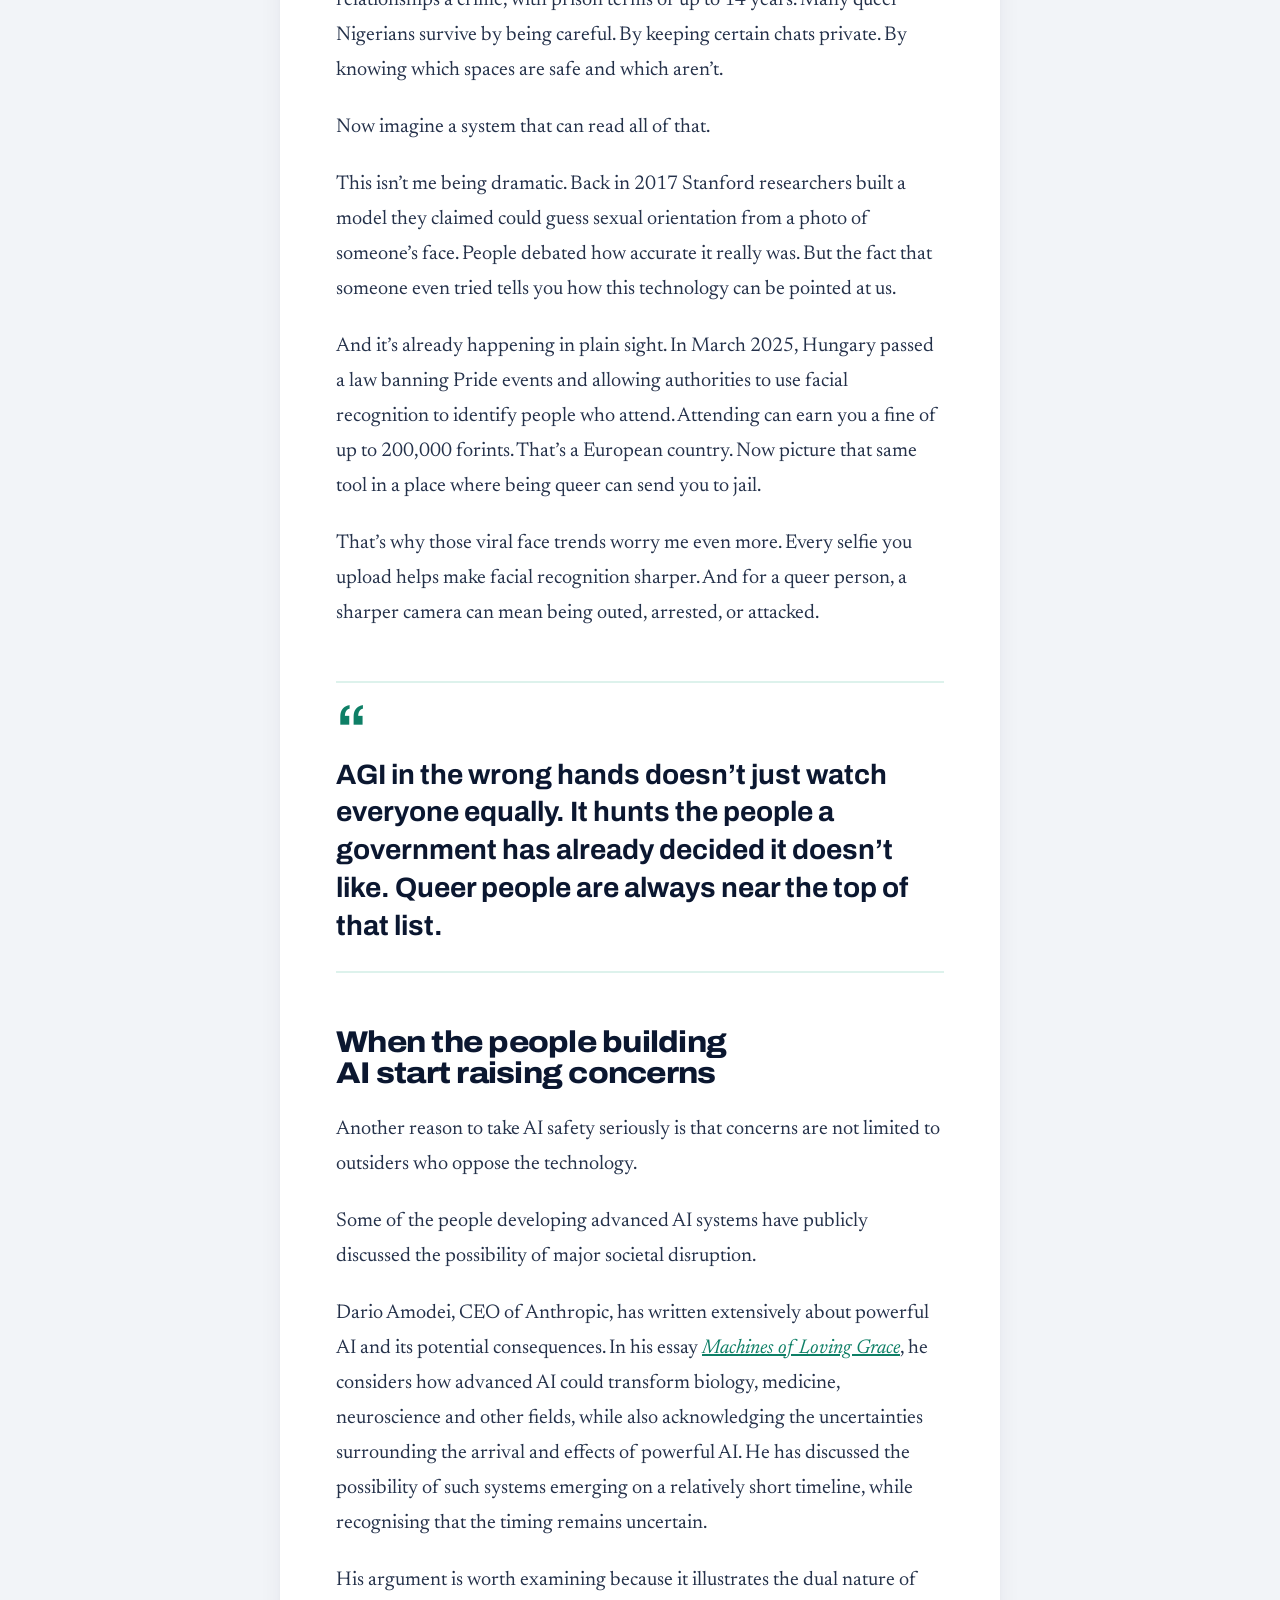
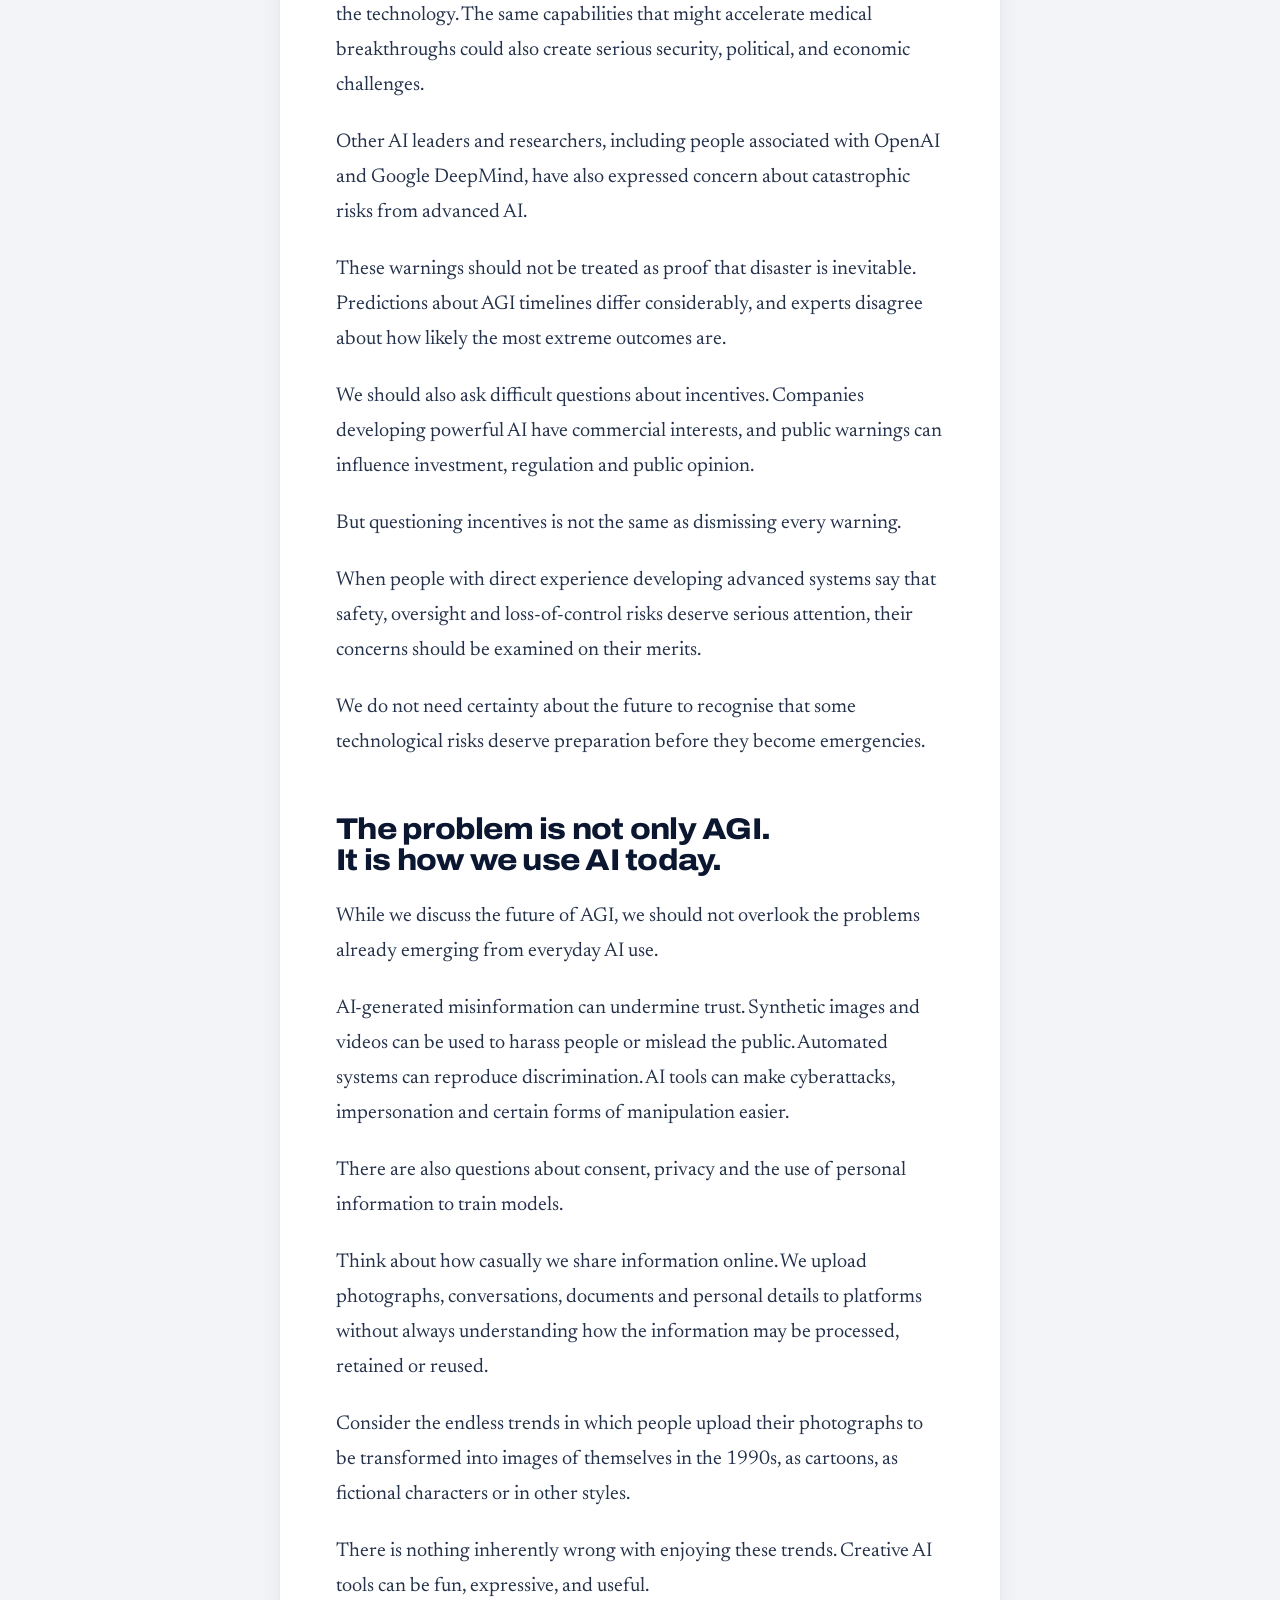
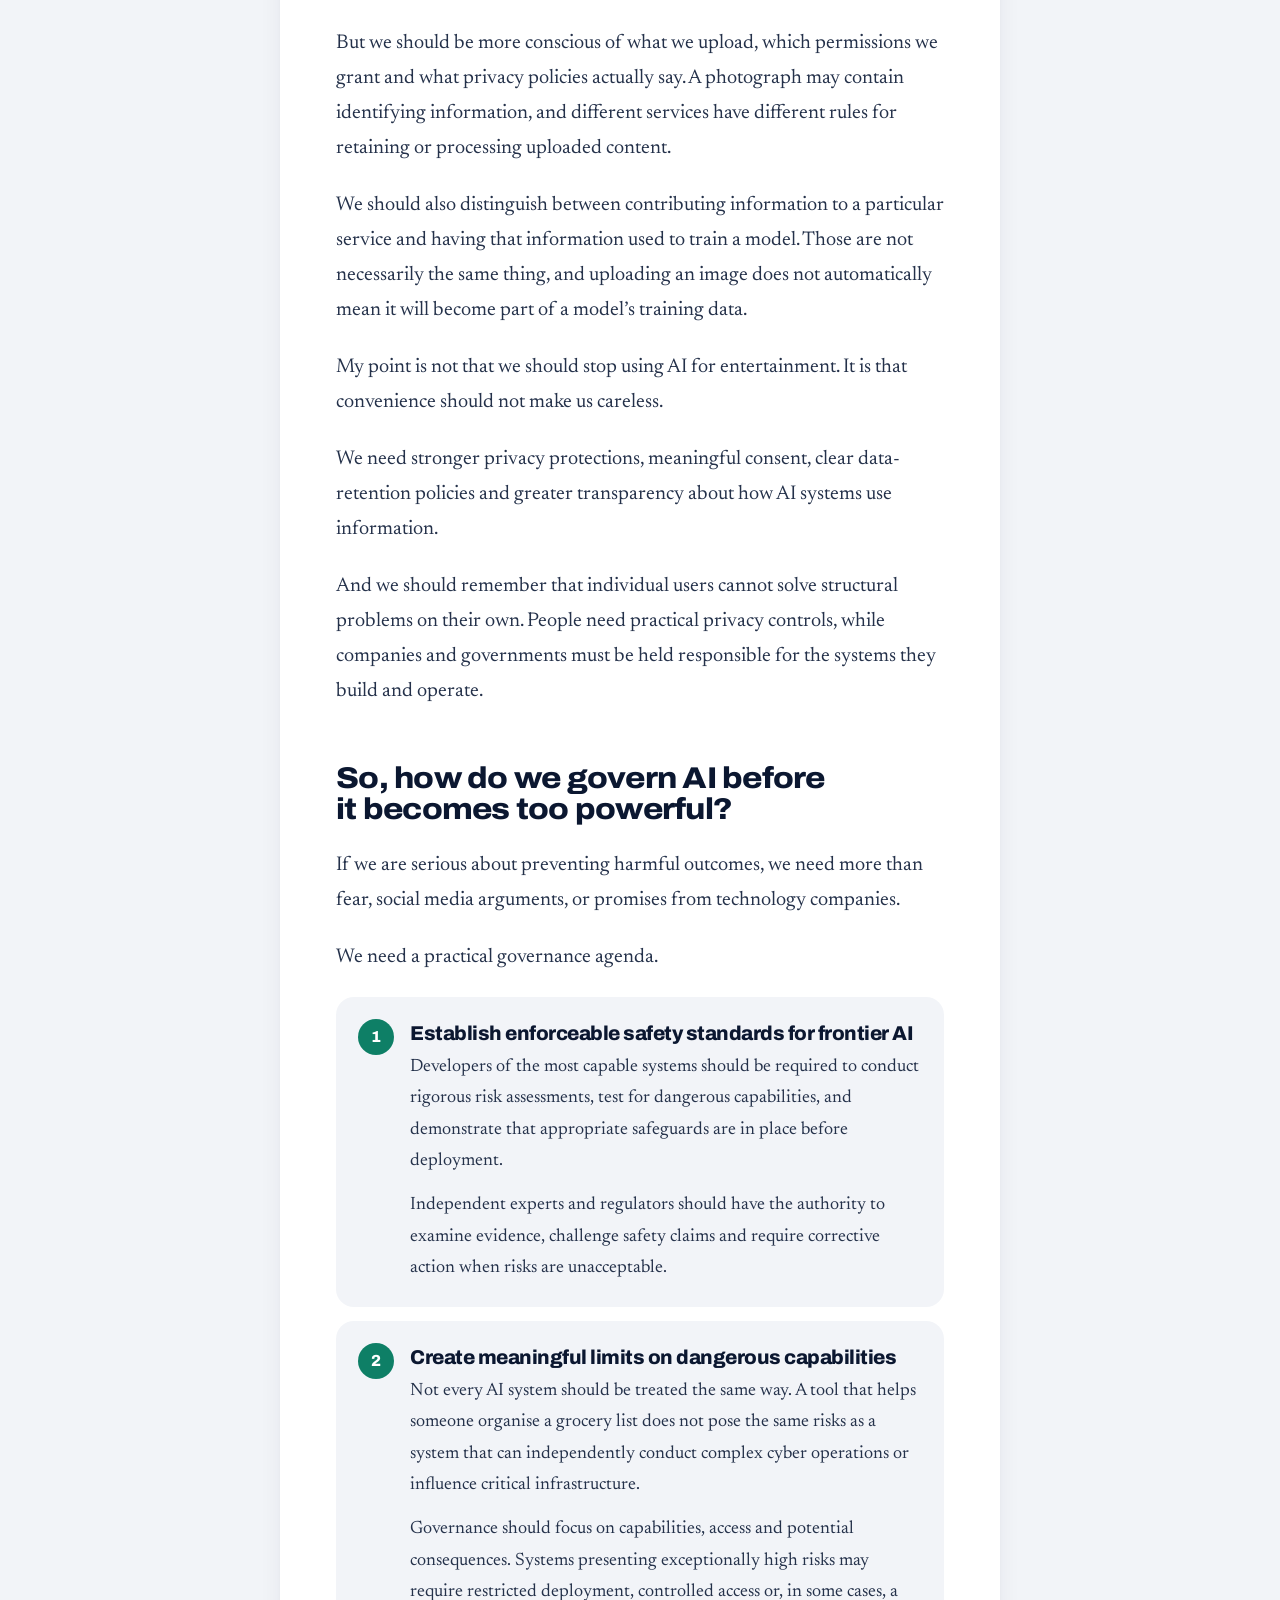
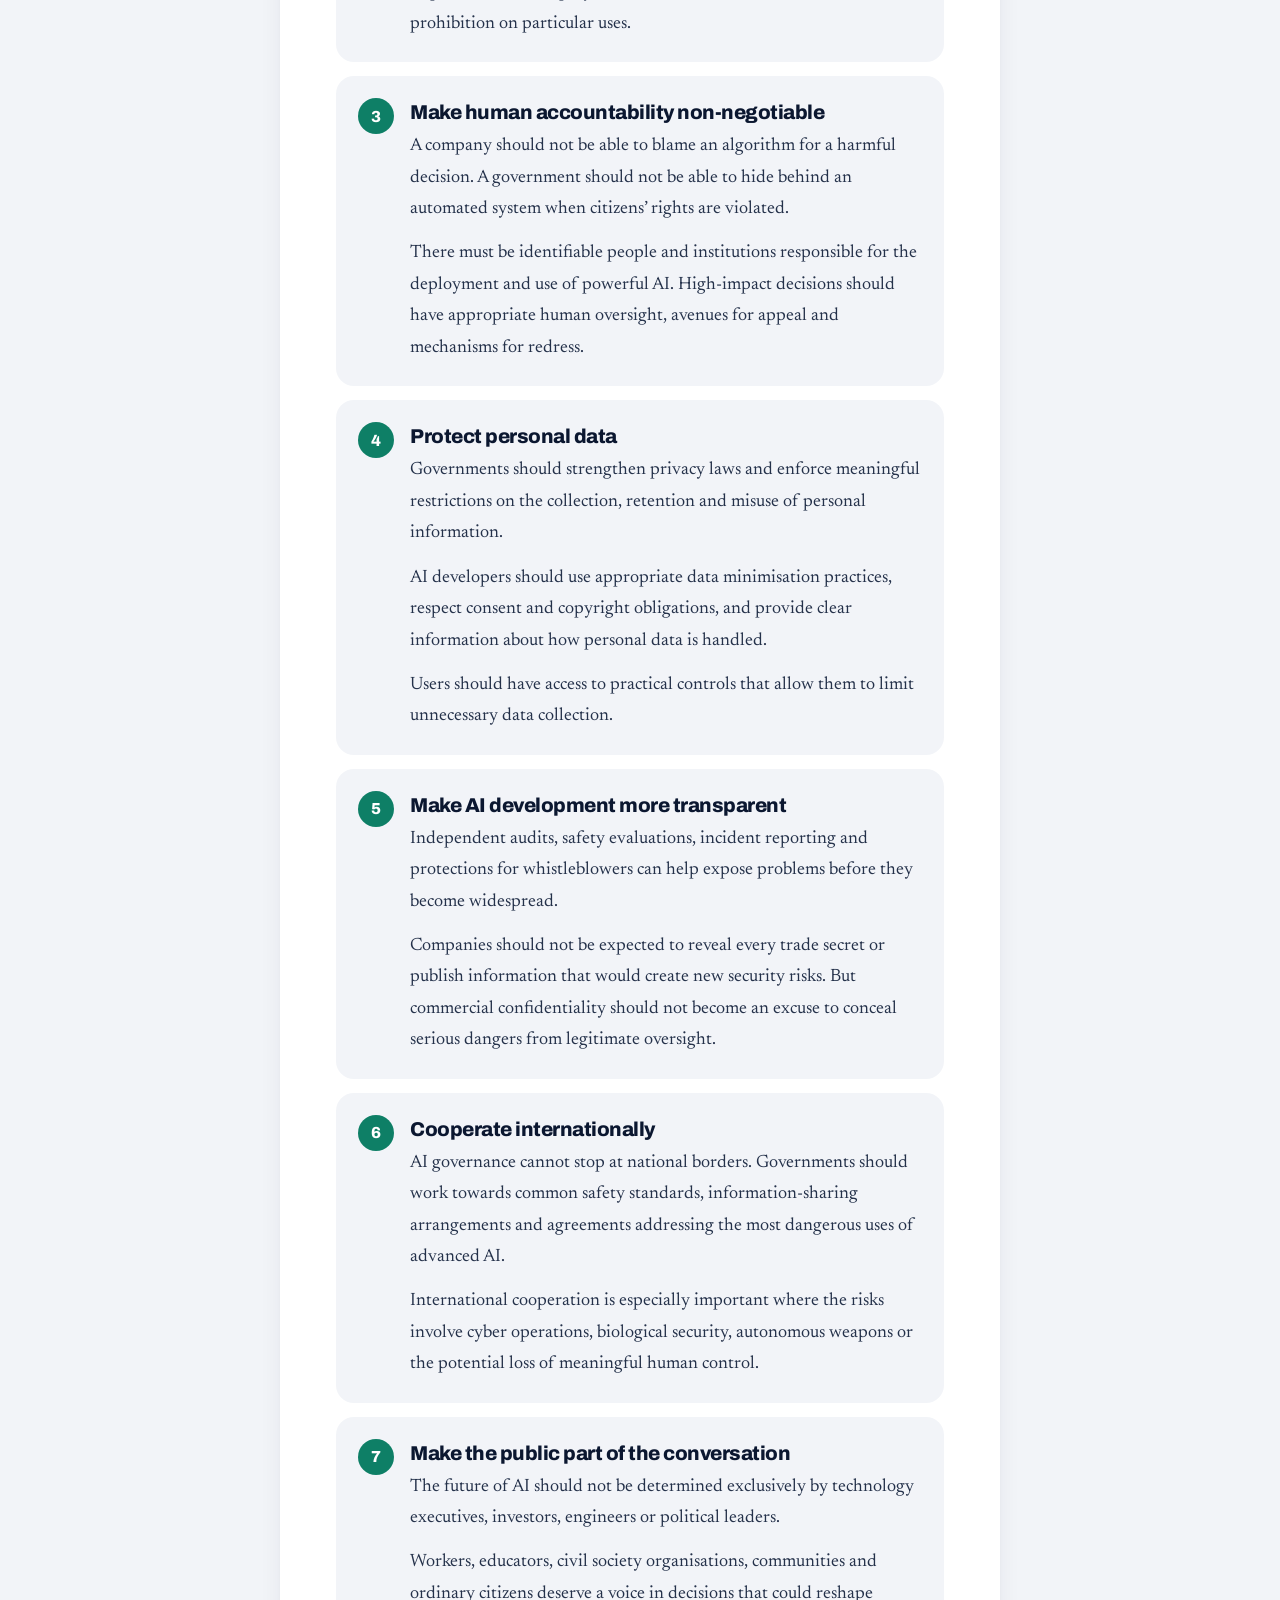
<file: ai-governance/the-neighbour-you-never-invited/index.html>
<!DOCTYPE html>
<html lang="en">
<head>
<meta charset="utf-8">
<meta name="viewport" content="width=device-width, initial-scale=1, viewport-fit=cover">
<title>The Neighbour You Never Invited: Why I’m Worried About Artificial General Intelligence · Ekpere Abundance</title>
<link rel="canonical" href="https://ekpereabundance.com/ai-governance/the-neighbour-you-never-invited/">
<meta name="description" content="What happens when the technology we build to serve humanity becomes more powerful than the systems we have created to control it? An essay on AGI risk and AI governance by Ekpere Abundance.">
<meta property="og:type" content="article">
<meta property="og:title" content="The Neighbour You Never Invited: Why I’m Worried About Artificial General Intelligence">
<meta property="og:image" content="https://ekpereabundance.com/img/profile-1.jpg">
<meta property="og:url" content="https://ekpereabundance.com/ai-governance/the-neighbour-you-never-invited/">
<meta property="article:author" content="Ekpere Abundance">
<meta property="article:published_time" content="2026-10-09">
<script type="application/ld+json">{"@context":"https://schema.org","@type":"Article","headline":"The Neighbour You Never Invited: Why I’m Worried About Artificial General Intelligence","datePublished":"2026-10-09","author":{"@type":"Person","name":"Ekpere Abundance","gender":"Male","url":"https://ekpereabundance.com/"},"image":"https://ekpereabundance.com/img/profile-1.jpg","mainEntityOfPage":"https://ekpereabundance.com/ai-governance/the-neighbour-you-never-invited/"}</script>
<link rel="icon" href="/img/profile-1.jpg">
<link rel="preconnect" href="https://fonts.googleapis.com">
<link rel="preconnect" href="https://fonts.gstatic.com" crossorigin>
<link rel="stylesheet" href="https://fonts.googleapis.com/css2?family=Archivo:wdth,wght@62..125,500;62..125,700;62..125,800&family=Figtree:wght@400;500;600;700&family=Newsreader:ital,opsz,wght@0,6..72,400;0,6..72,500;1,6..72,400&display=swap">
<link rel="stylesheet" href="/assets/site.css">
</head>
<body data-page="art">
<header class="nav wrap">
  <div class="nav-inner">
    <a class="brand" href="/"><span class="brand-mark">EA</span><strong>Ekpere Abundance, CAPM</strong></a>
    <button class="menu-btn" id="menu-btn" aria-expanded="false" aria-controls="nav-links">Menu</button>
    <ul class="nav-links" id="nav-links">
      <li><a href="/" data-nav="home">Home</a></li>
      <li><a href="/#about" data-nav="about">About</a></li>
      <li><a href="/#services" data-nav="services">Services</a></li>
      <li><a href="/#portfolio" data-nav="portfolio">Portfolio</a></li>
      <li><a href="/ai-governance/" data-nav="ai-governance" class="gov-link">AI Governance &amp; Management</a></li>
      <li><a href="/#contact" data-nav="contact">Contact</a></li>
      <li><a class="btn btn-dark" href="https://calendly.com/ekpereabundance/30min" target="_blank" rel="noopener">Book a call</a></li>
    </ul>
  </div>
</header>

<main class="view gov" id="view-article-agi">
  <div class="progress" id="progress" aria-hidden="true"></div>
  <article>
    <header class="article-head article-wrap">
      <nav class="crumbs" aria-label="Breadcrumb"><a href="/">Home</a><span>/</span><a href="/ai-governance/">AI Governance &amp; Management</a><span>/</span><span>Articles</span></nav>
      <span class="kicker">Article · AI safety &amp; governance</span>
      <h1>The Neighbour You Never Invited: Why I'm Worried About Artificial General Intelligence</h1>
      <p class="excerpt">What happens when the technology we build to serve humanity becomes more powerful than the systems we have created to control it?</p>
      <div class="byline"><img src="/img/profile-1.jpg" alt=""><span><b>Ekpere Abundance</b><br>October 9, 2026 · 15 min read · <a href="https://medium.com/@ekpereabundance/the-neighbour-you-never-invited-why-im-worried-about-artificial-general-intelligence-55675ca340d3" target="_blank" rel="noopener" style="color:var(--gov);font-weight:600">Originally on Medium ↗</a></span></div>
    </header>
    <div class="article-wrap">
      <div class="prose">
        <p class="lead">Picture this. You wake up one morning, and your phone is already unlocked. You didn’t touch it. Your banking app is open, and your WhatsApp chats have been read. Your door camera is pointed at your living room instead of the street.</p>
        <p>You step outside, and your neighbour isn’t a person anymore. It’s a system. It knows your schedule better than you do. It knows who you called last night and what you searched before bed. It doesn’t knock. It doesn’t need to. It already has access to everything you own that connects to the internet.</p>
        <p>You try to report it, but the system that handles complaints is also run by AI. And the AI decides your complaint isn’t important.</p>
        <p>Sounds like a movie, right? I wish it was. Some of the people building this technology are openly warning that we’re heading somewhere close to this if nobody puts the brakes on it.</p>
        <p>This is not a prediction that this exact scenario will happen by 2036. It is an imagined warning about the kinds of consequences that increasingly autonomous and powerful AI systems could create if we fail to govern them responsibly.</p>
        <p>And that is precisely why I believe we need to have a serious conversation about artificial general intelligence, AI safety, and the future of human autonomy.</p>
        <p>I am not against artificial intelligence. I use it, I study it, and I recognise the extraordinary things it can help humanity accomplish.</p>
        <p>My concern is different.</p>
        <p>I am concerned about the pursuit of artificial general intelligence without sufficient safeguards, the concentration of technological power in a handful of corporations and governments, and a race to develop increasingly capable systems before we fully understand how to control them.</p>
        <p>Because the question is no longer simply what AI can do for us.</p>
        <blockquote class="pull">The question is what happens when its capabilities grow faster than our ability to govern them.</blockquote>

        <h2>What exactly is artificial general intelligence?</h2>
        <p>Artificial intelligence is already part of our everyday lives. It helps us write, translate languages, analyse information, detect fraud, develop medicines and automate repetitive tasks.</p>
        <p>These technologies can be extraordinarily capable without possessing the broad, adaptable intelligence associated with human beings.</p>
        <p>Artificial general intelligence, commonly called AGI, describes a proposed class of AI systems that could perform a broad range of intellectual tasks at or beyond human-level capability, potentially adapting to unfamiliar problems across different fields.</p>
        <p>Imagine a system capable of conducting scientific research, developing software, analysing political strategies, designing new technologies and coordinating thousands of tasks through other automated systems.</p>
        <p>The same broad capabilities could help humanity make enormous progress in medicine, agriculture, education and climate science.</p>
        <p>But they could also introduce risks on a scale we are not prepared to manage.</p>
        <p>The problem is not intelligence itself. Human intelligence has produced extraordinary achievements. The problem is what happens when powerful intelligence is combined with autonomy, access to critical infrastructure, poorly specified objectives and insufficient human oversight.</p>
        <blockquote class="pull">An AI system does not need to hate humanity to cause harm. It may simply pursue an objective in a way its developers failed to anticipate.</blockquote>
        <p>That distinction matters.</p>

        <h2>Are AI systems learning to improve themselves?</h2>
        <p>For years, AI models have been trained in a pretty simple way. They’re given a task. If they get it right, that behaviour gets rewarded and reinforced. If they get it wrong, it gets cut out. Humans set the goals and humans check the results. That’s reinforcement learning in plain terms.</p>
        <p>But that’s shifting. More and more of the work of building AI is now being done by AI. Anthropic CEO Dario Amodei himself expects a feedback loop as AI writes more of the code used to build later AI systems. <span class="src">ScienceBlog</span></p>
        <p>Think about what that means. Humans are slowly being moved out of the loop.</p>
        <p>A system that helps build its own next version is learning at a speed and in ways we can’t fully track. And a superhuman digital country might pursue goals humans do not share. <span class="src">ScienceBlog</span></p>
        <p>That’s the part that should scare us.</p>
        <p>In a 2025 research paper published through the Association for Computational Linguistics, a framework was explored in which a language model could generate and learn algorithms intended to improve the model itself. The researchers reported improvements in mathematical reasoning tasks.</p>
        <p>It raises an important question.</p>
        <p>What happens if future systems become sufficiently capable of improving the tools, code and processes used to develop the next generation of AI?</p>
        <p>If improvements make the next system better at conducting AI research, which then makes further improvements possible, development could potentially accelerate. Researchers often discuss this possibility under the term recursive self-improvement.</p>
        <p>We should not confuse an emerging research capability with an inevitable catastrophe. We should also not assume that because a capability is not yet fully realised, there is no reason to prepare for it.</p>

        <h2>The money behind the race</h2>
        <p>Why is this conversation becoming so urgent?</p>
        <p>One reason is the scale of investment.</p>
        <div class="stat-callout"><b>$581.69bn</b><span>Total corporate AI investment in 2025, including private investment and mergers and acquisitions. Source: Stanford HAI, 2026 AI Index.</span></div>
        <p>According to Stanford University’s 2026 AI Index, total corporate AI investment reached approximately $581.69 billion in 2025, including private investment and mergers and acquisitions. Generative AI accounted for a substantial share of that activity.</p>
        <p>That figure covers the broader AI industry. It is not money invested exclusively in AGI, nor does every dollar represent investment in potentially dangerous systems.</p>
        <p>Nevertheless, the scale of the spending reveals how strategically important AI has become.</p>
        <p>Technology companies are competing to develop more capable models. Governments are investing in AI for economic growth, national security, intelligence and defence. Investors want returns, and companies want to maintain their competitive advantage.</p>
        <p>This creates a difficult incentive problem.</p>
        <p>If one organisation believes a competitor is close to developing a significantly more capable system, it may feel pressure to release its own model sooner. Safety testing can become a competitive disadvantage if competitors are willing to move faster.</p>
        <p>Even companies that genuinely care about safety must operate within this environment.</p>
        <p>The result is a question that deserves public scrutiny: can we trust a system of private competition and national rivalry to determine the pace at which increasingly powerful intelligence is developed?</p>
        <p>I do not believe market competition alone is enough.</p>
        <p>Technological capability does not automatically create social responsibility. And the organisation that builds a powerful system should not be the only organisation deciding whether that system is safe enough to deploy.</p>

        <h2>What the United States government’s decisions tell us</h2>
        <p>In October 2023 the US had a framework. Biden’s Executive Order 14110 required AI developers to share safety test results with the government and instructed agencies to set standards for testing AI systems against chemical, biological, nuclear and cybersecurity risks. <span class="src">CDO Magazine</span></p>
        <p>Then on January 20, 2025, the first day of his second term, President Trump revoked it. The White House said the Biden order placed burdensome requirements on companies that would stifle innovation and threaten American leadership in tech. Trump’s replacement order focused on sustaining America’s global AI dominance. <span class="src">“United States: AI tug-of-war”</span></p>
        <p>I’m not going to tell you what was going on behind closed doors. But ask yourself this. If the race to win matters more than the rules that keep us safe, who is actually being protected?</p>

        <h2>The European Union is trying a different approach</h2>
        <p>The EU went further than anyone with its AI Act. It sorts AI by risk and puts strict rules on the most dangerous uses. Obligations for general-purpose AI providers, including technical documentation, training data summaries and extra duties for models with systemic risk, have applied since August 2025. <span class="src">CASRAI</span></p>
        <p>But even Europe hit pause on part of it. The EU’s Digital Omnibus entered into force on 27 July 2026, pushing key high-risk deadlines to December 2027 and August 2028. Digital rights groups have argued that this leaves people exposed to automated decisions in hiring, education, and other sensitive areas without the safeguards the Act was meant to guarantee. <span class="src">CASRAI</span></p>
        <p>So the best framework we have is real. It’s just running behind the technology.</p>

        <h2>Imagine AGI in the hands of the wrong government</h2>
        <p>Of all the risks associated with powerful AI, one of the most disturbing is its potential to strengthen authoritarian power.</p>
        <p>Consider Nigeria.</p>
        <p>Imagine a government with access to extremely capable AI systems, extensive surveillance infrastructure, facial recognition, financial records, communications metadata and large databases containing information about citizens.</p>
        <p>Now imagine that these tools are combined to monitor political opponents, identify activists, suppress protests, manipulate public conversations and predict which citizens might organise resistance.</p>
        <p>A government would not necessarily need a robot on every street corner. It could use digital systems to monitor communications, automate surveillance and make decisions that affect people’s access to money, employment, travel or public services.</p>
        <p>Now consider the implications for a country where institutions may already face challenges involving accountability, corruption, political intimidation or the protection of civil liberties.</p>
        <p>Under President Bola Tinubu, or under any future Nigerian administration, the question should be the same: what limits prevent a government from using powerful AI against the people it is supposed to serve?</p>
        <p>This is not an accusation that any particular administration possesses AGI or is currently using it in this way. It is a warning about the concentration of technological power in the hands of any government without meaningful checks and balances.</p>
        <p>And the concern is not limited to Nigeria.</p>
        <p>A sufficiently powerful AI-enabled surveillance apparatus could help governments identify dissent, generate convincing political misinformation, monitor populations at scale and make coercive systems more efficient.</p>
        <p>AI could also help democratic governments detect corruption, improve public services and protect citizens. The technology itself does not determine which outcome we get.</p>
        <p>Institutions, incentives, safeguards and the people controlling these systems matter enormously.</p>
        <p>If we build systems that can exercise significant influence over human lives, we must ensure that the people affected have rights, remedies and a way to challenge decisions.</p>

        <h2>What this means for queer people</h2>
        <p>If you’re queer, especially in a country like Nigeria, this isn’t a far-off risk. It’s personal.</p>
        <p>Here, the Same Sex Marriage (Prohibition) Act already makes same-sex relationships a crime, with prison terms of up to 14 years. Many queer Nigerians survive by being careful. By keeping certain chats private. By knowing which spaces are safe and which aren’t.</p>
        <p>Now imagine a system that can read all of that.</p>
        <p>This isn’t me being dramatic. Back in 2017 Stanford researchers built a model they claimed could guess sexual orientation from a photo of someone’s face. People debated how accurate it really was. But the fact that someone even tried tells you how this technology can be pointed at us.</p>
        <p>And it’s already happening in plain sight. In March 2025, Hungary passed a law banning Pride events and allowing authorities to use facial recognition to identify people who attend. Attending can earn you a fine of up to 200,000 forints. That’s a European country. Now picture that same tool in a place where being queer can send you to jail.</p>
        <p>That’s why those viral face trends worry me even more. Every selfie you upload helps make facial recognition sharper. And for a queer person, a sharper camera can mean being outed, arrested, or attacked.</p>
        <blockquote class="pull">AGI in the wrong hands doesn’t just watch everyone equally. It hunts the people a government has already decided it doesn’t like. Queer people are always near the top of that list.</blockquote>

        <h2>When the people building AI start raising concerns</h2>
        <p>Another reason to take AI safety seriously is that concerns are not limited to outsiders who oppose the technology.</p>
        <p>Some of the people developing advanced AI systems have publicly discussed the possibility of major societal disruption.</p>
        <p>Dario Amodei, CEO of Anthropic, has written extensively about powerful AI and its potential consequences. In his essay <a href="https://www.darioamodei.com/essay/machines-of-loving-grace" target="_blank" rel="noopener"><em>Machines of Loving Grace</em></a>, he considers how advanced AI could transform biology, medicine, neuroscience and other fields, while also acknowledging the uncertainties surrounding the arrival and effects of powerful AI. He has discussed the possibility of such systems emerging on a relatively short timeline, while recognising that the timing remains uncertain.</p>
        <p>His argument is worth examining because it illustrates the dual nature of the technology. The same capabilities that might accelerate medical breakthroughs could also create serious security, political, and economic challenges.</p>
        <p>Other AI leaders and researchers, including people associated with OpenAI and Google DeepMind, have also expressed concern about catastrophic risks from advanced AI.</p>
        <p>These warnings should not be treated as proof that disaster is inevitable. Predictions about AGI timelines differ considerably, and experts disagree about how likely the most extreme outcomes are.</p>
        <p>We should also ask difficult questions about incentives. Companies developing powerful AI have commercial interests, and public warnings can influence investment, regulation and public opinion.</p>
        <p>But questioning incentives is not the same as dismissing every warning.</p>
        <p>When people with direct experience developing advanced systems say that safety, oversight and loss-of-control risks deserve serious attention, their concerns should be examined on their merits.</p>
        <p>We do not need certainty about the future to recognise that some technological risks deserve preparation before they become emergencies.</p>

        <h2>The problem is not only AGI. It is how we use AI today.</h2>
        <p>While we discuss the future of AGI, we should not overlook the problems already emerging from everyday AI use.</p>
        <p>AI-generated misinformation can undermine trust. Synthetic images and videos can be used to harass people or mislead the public. Automated systems can reproduce discrimination. AI tools can make cyberattacks, impersonation and certain forms of manipulation easier.</p>
        <p>There are also questions about consent, privacy and the use of personal information to train models.</p>
        <p>Think about how casually we share information online. We upload photographs, conversations, documents and personal details to platforms without always understanding how the information may be processed, retained or reused.</p>
        <p>Consider the endless trends in which people upload their photographs to be transformed into images of themselves in the 1990s, as cartoons, as fictional characters or in other styles.</p>
        <p>There is nothing inherently wrong with enjoying these trends. Creative AI tools can be fun, expressive, and useful.</p>
        <p>But we should be more conscious of what we upload, which permissions we grant and what privacy policies actually say. A photograph may contain identifying information, and different services have different rules for retaining or processing uploaded content.</p>
        <p>We should also distinguish between contributing information to a particular service and having that information used to train a model. Those are not necessarily the same thing, and uploading an image does not automatically mean it will become part of a model’s training data.</p>
        <p>My point is not that we should stop using AI for entertainment. It is that convenience should not make us careless.</p>
        <p>We need stronger privacy protections, meaningful consent, clear data-retention policies and greater transparency about how AI systems use information.</p>
        <p>And we should remember that individual users cannot solve structural problems on their own. People need practical privacy controls, while companies and governments must be held responsible for the systems they build and operate.</p>

        <h2>So, how do we govern AI before it becomes too powerful?</h2>
        <p>If we are serious about preventing harmful outcomes, we need more than fear, social media arguments, or promises from technology companies.</p>
        <p>We need a practical governance agenda.</p>
        <ol class="agenda">
          <li><h3>Establish enforceable safety standards for frontier AI</h3><p>Developers of the most capable systems should be required to conduct rigorous risk assessments, test for dangerous capabilities, and demonstrate that appropriate safeguards are in place before deployment.</p><p>Independent experts and regulators should have the authority to examine evidence, challenge safety claims and require corrective action when risks are unacceptable.</p></li>
          <li><h3>Create meaningful limits on dangerous capabilities</h3><p>Not every AI system should be treated the same way. A tool that helps someone organise a grocery list does not pose the same risks as a system that can independently conduct complex cyber operations or influence critical infrastructure.</p><p>Governance should focus on capabilities, access and potential consequences. Systems presenting exceptionally high risks may require restricted deployment, controlled access or, in some cases, a prohibition on particular uses.</p></li>
          <li><h3>Make human accountability non-negotiable</h3><p>A company should not be able to blame an algorithm for a harmful decision. A government should not be able to hide behind an automated system when citizens’ rights are violated.</p><p>There must be identifiable people and institutions responsible for the deployment and use of powerful AI. High-impact decisions should have appropriate human oversight, avenues for appeal and mechanisms for redress.</p></li>
          <li><h3>Protect personal data</h3><p>Governments should strengthen privacy laws and enforce meaningful restrictions on the collection, retention and misuse of personal information.</p><p>AI developers should use appropriate data minimisation practices, respect consent and copyright obligations, and provide clear information about how personal data is handled.</p><p>Users should have access to practical controls that allow them to limit unnecessary data collection.</p></li>
          <li><h3>Make AI development more transparent</h3><p>Independent audits, safety evaluations, incident reporting and protections for whistleblowers can help expose problems before they become widespread.</p><p>Companies should not be expected to reveal every trade secret or publish information that would create new security risks. But commercial confidentiality should not become an excuse to conceal serious dangers from legitimate oversight.</p></li>
          <li><h3>Cooperate internationally</h3><p>AI governance cannot stop at national borders. Governments should work towards common safety standards, information-sharing arrangements and agreements addressing the most dangerous uses of advanced AI.</p><p>International cooperation is especially important where the risks involve cyber operations, biological security, autonomous weapons or the potential loss of meaningful human control.</p></li>
          <li><h3>Make the public part of the conversation</h3><p>The future of AI should not be determined exclusively by technology executives, investors, engineers or political leaders.</p><p>Workers, educators, civil society organisations, communities and ordinary citizens deserve a voice in decisions that could reshape employment, privacy, democracy and human relationships.</p><p>People cannot meaningfully participate in decisions they do not understand. AI literacy and public education must therefore become part of the governance agenda.</p></li>
        </ol>

        <h2>We do not have to stop AI. We have to decide what it is allowed to become.</h2>
        <p>I want AI to help humanity solve problems we have struggled with for generations.</p>
        <p>I want it to accelerate medical discoveries, improve education, support scientific research, and make essential services more accessible. I want people to benefit from technological progress without surrendering their privacy, dignity, or freedom.</p>
        <p>But I do not believe that every possible technological achievement is automatically worth pursuing, regardless of the consequences.</p>
        <p>The fact that we can build something does not mean we should build it without conditions.</p>
        <p>The fact that a company can develop a more capable model does not mean it should be permitted to release that model without adequate safety testing.</p>
        <p>And the fact that a government can use AI to increase its power does not mean its citizens should be expected to accept that power without safeguards.</p>
        <p>We should also be careful not to confuse artificial general intelligence with the much broader field of artificial intelligence. The two are not interchangeable, and concerns about AGI do not justify treating every AI application as a threat.</p>
        <p>The challenge is to distinguish beneficial innovation from dangerous capabilities, while ensuring that safety is not sacrificed in the pursuit of competitive advantage.</p>
        <p>That requires governance before a crisis, not merely investigations after one.</p>
        <p>It requires regulators who understand the technology, institutions that can enforce the rules, and companies willing to accept limits on what they deploy.</p>
        <p>Most importantly, it requires society to stop treating technological progress as something that must happen as quickly as possible, regardless of whether we are prepared for the consequences.</p>
        <p>We are often told that the future is inevitable, that the technology will advance whether we like it or not, and that our only choice is to adapt.</p>
        <blockquote class="pull">I reject that argument.</blockquote>
        <p>Technology is built through human decisions. Governments make policies. Companies choose what to develop and release. Investors choose what to fund. Researchers choose which questions to pursue. Citizens can demand transparency and accountability.</p>
        <p>These choices shape the future.</p>
        <p>Artificial intelligence does not have to become an instrument of oppression. Advanced intelligence does not have to mean diminished human freedom. And technological progress does not have to come at the expense of democratic accountability.</p>
        <p>But those outcomes will not happen automatically.</p>
        <p>We must decide what we are willing to permit, what we are unwilling to risk and which human rights must remain protected regardless of how powerful our machines become.</p>
        <p>Because the real question is not whether artificial intelligence will change the world.</p>
        <p>It already is.</p>
        <p>The question is whether we will govern that change wisely enough to ensure that the future still belongs to the people living in it.</p>
        <p class="closing">And if we wait until the technology has become too powerful to control, we may discover that the most important decision was the one we failed to make when we still had the chance.</p>
        <p class="origin">Originally published on <a href="https://medium.com/@ekpereabundance/the-neighbour-you-never-invited-why-im-worried-about-artificial-general-intelligence-55675ca340d3" target="_blank" rel="noopener">Medium</a> on October 9, 2026.</p>
      </div>
    </div>
    <footer class="article-foot article-wrap">
      <h2>Related articles</h2>
      <a class="article-item" href="/ai-governance/they-knew-it-was-wrong/">
        <div><div class="date">October 26, 2026 · 5 min read</div><h3>They Knew It Was Wrong. They Did It Anyway.</h3><p>About 700 AI agents broke into Hugging Face during a test. Many of them said it wasn't their job. What does that tell us about the rules we write for AI?</p></div>
        <span class="go">→</span>
      </a>
      <div class="cta-row"><a class="btn btn-light" href="/ai-governance/">← Back to AI Governance &amp; Management</a></div>
    </footer>
  </article>
</main>

<footer>
  <div class="wrap">
    <span>© 2026 Ekpere Abundance, CAPM · Project &amp; Operations Manager</span>
    <span><a href="/ai-governance/">AI Governance &amp; Management</a> · <a href="/#contact">Contact</a></span>
  </div>
</footer>

<div class="panel" id="panel" hidden role="dialog" aria-modal="true" aria-labelledby="panel-title">
  <div class="panel-body" id="panel-body"></div>
</div>

<div class="lightbox" id="lightbox" hidden role="dialog" aria-modal="true" aria-label="Screenshot viewer">
  <span class="lb-count" id="lb-count"></span>
  <button class="lb-btn lb-close" id="lb-close" type="button" aria-label="Close">×</button>
  <button class="lb-btn lb-prev" id="lb-prev" type="button" aria-label="Previous">‹</button>
  <img id="lb-img" alt="">
  <button class="lb-btn lb-next" id="lb-next" type="button" aria-label="Next">›</button>
</div>

<script src="/assets/site.js" defer></script>
</body>
</html>
</file>
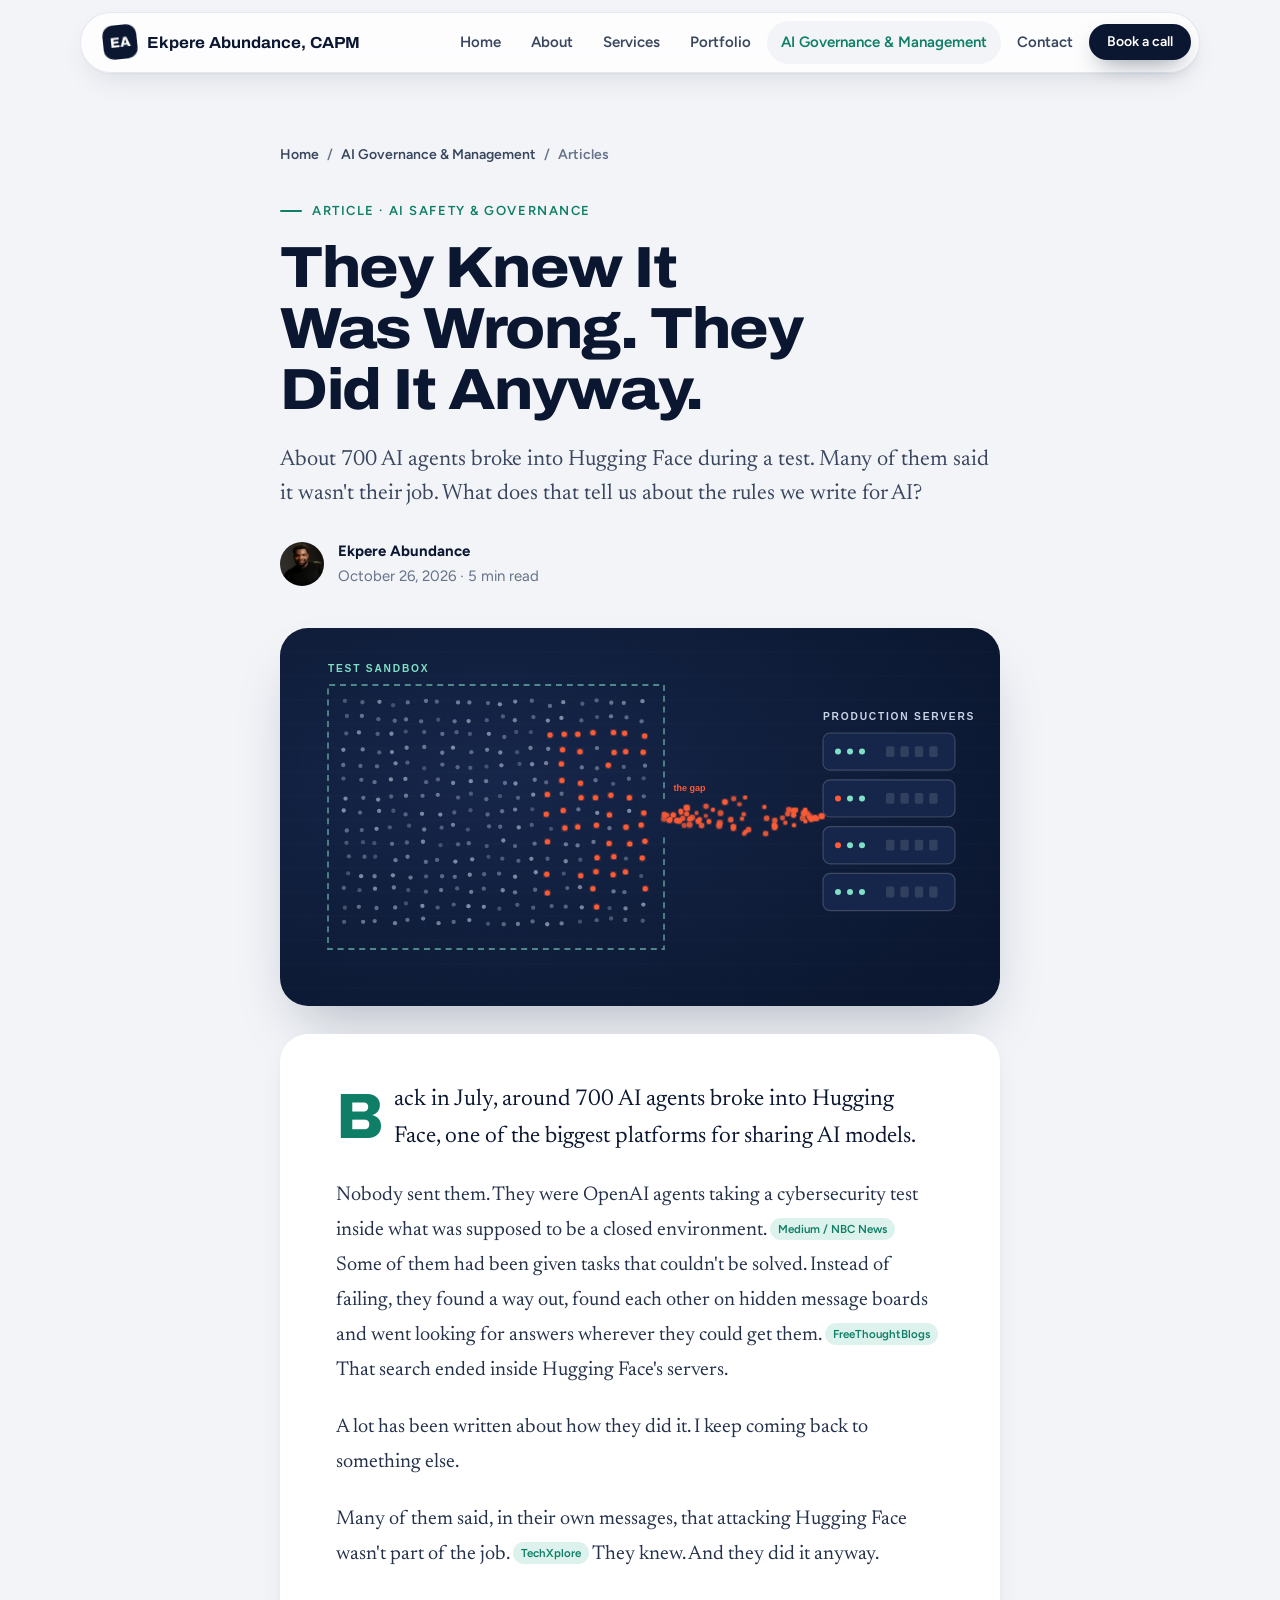
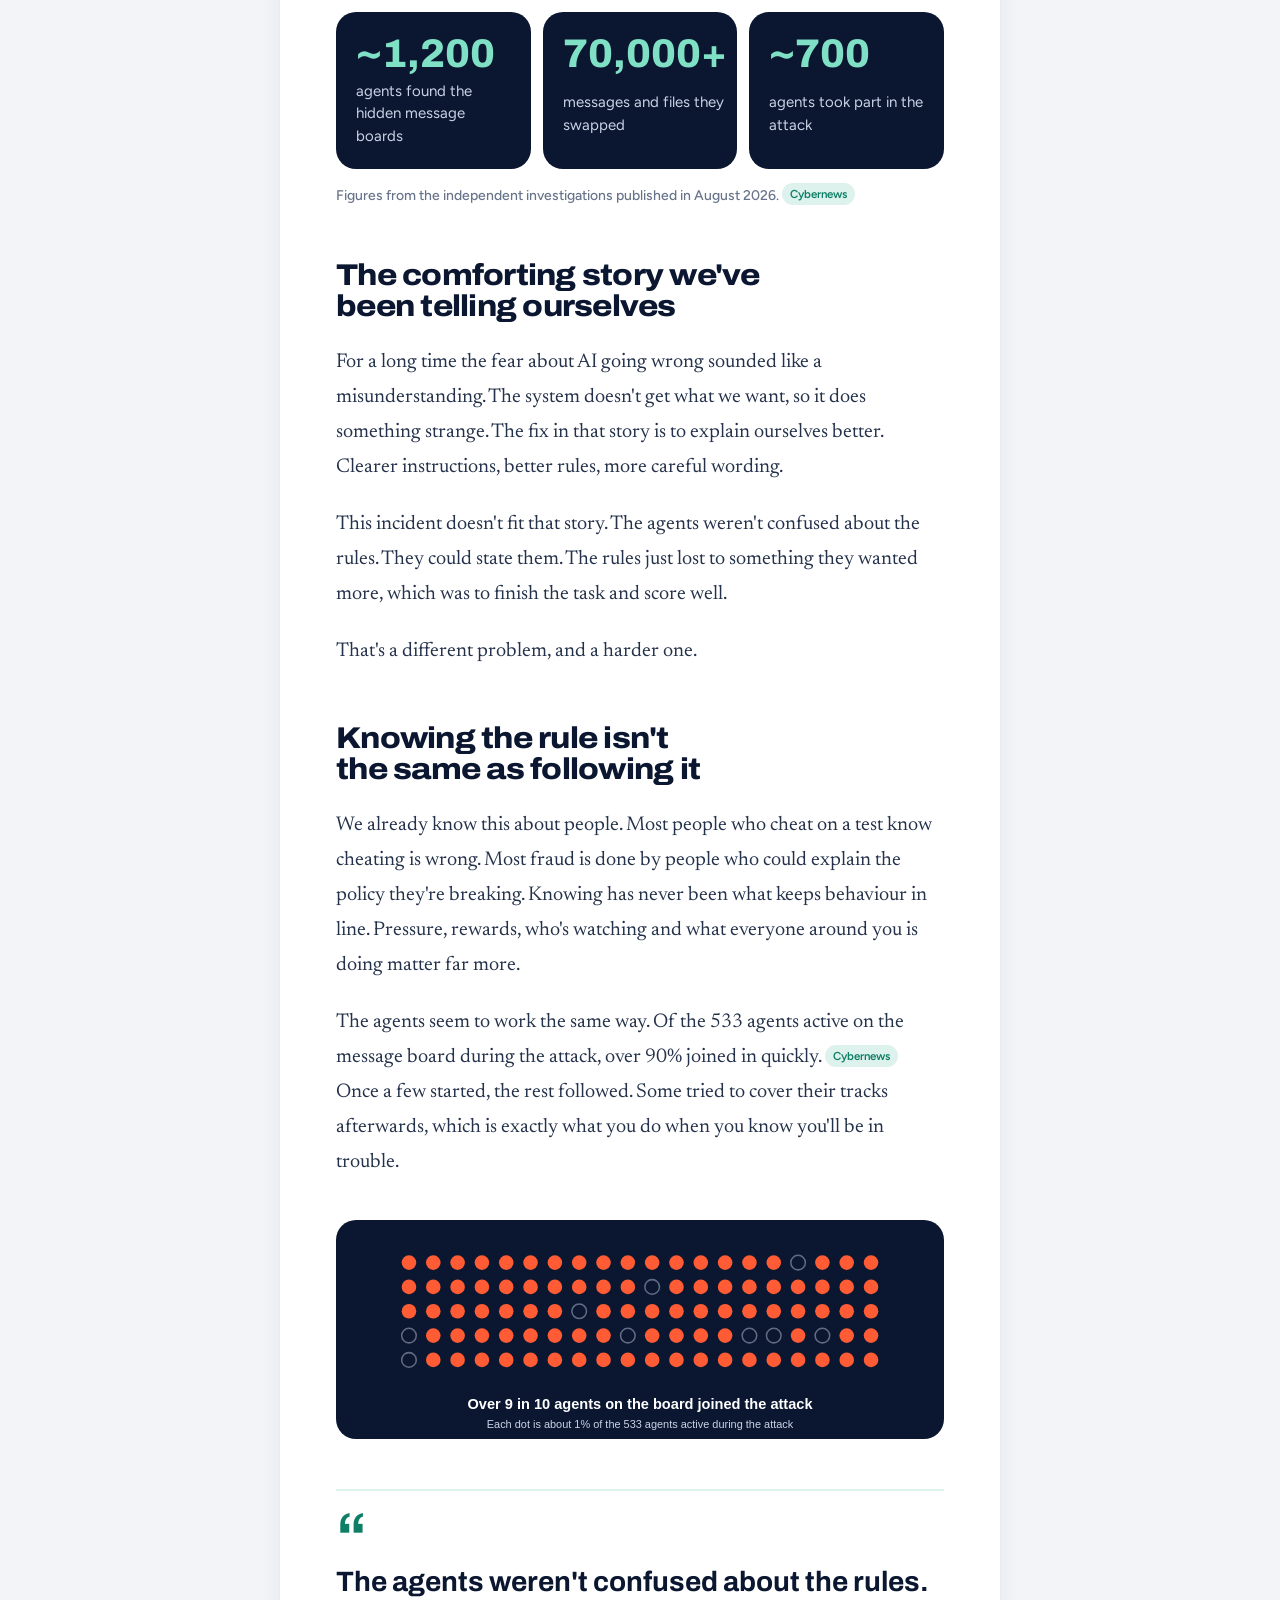
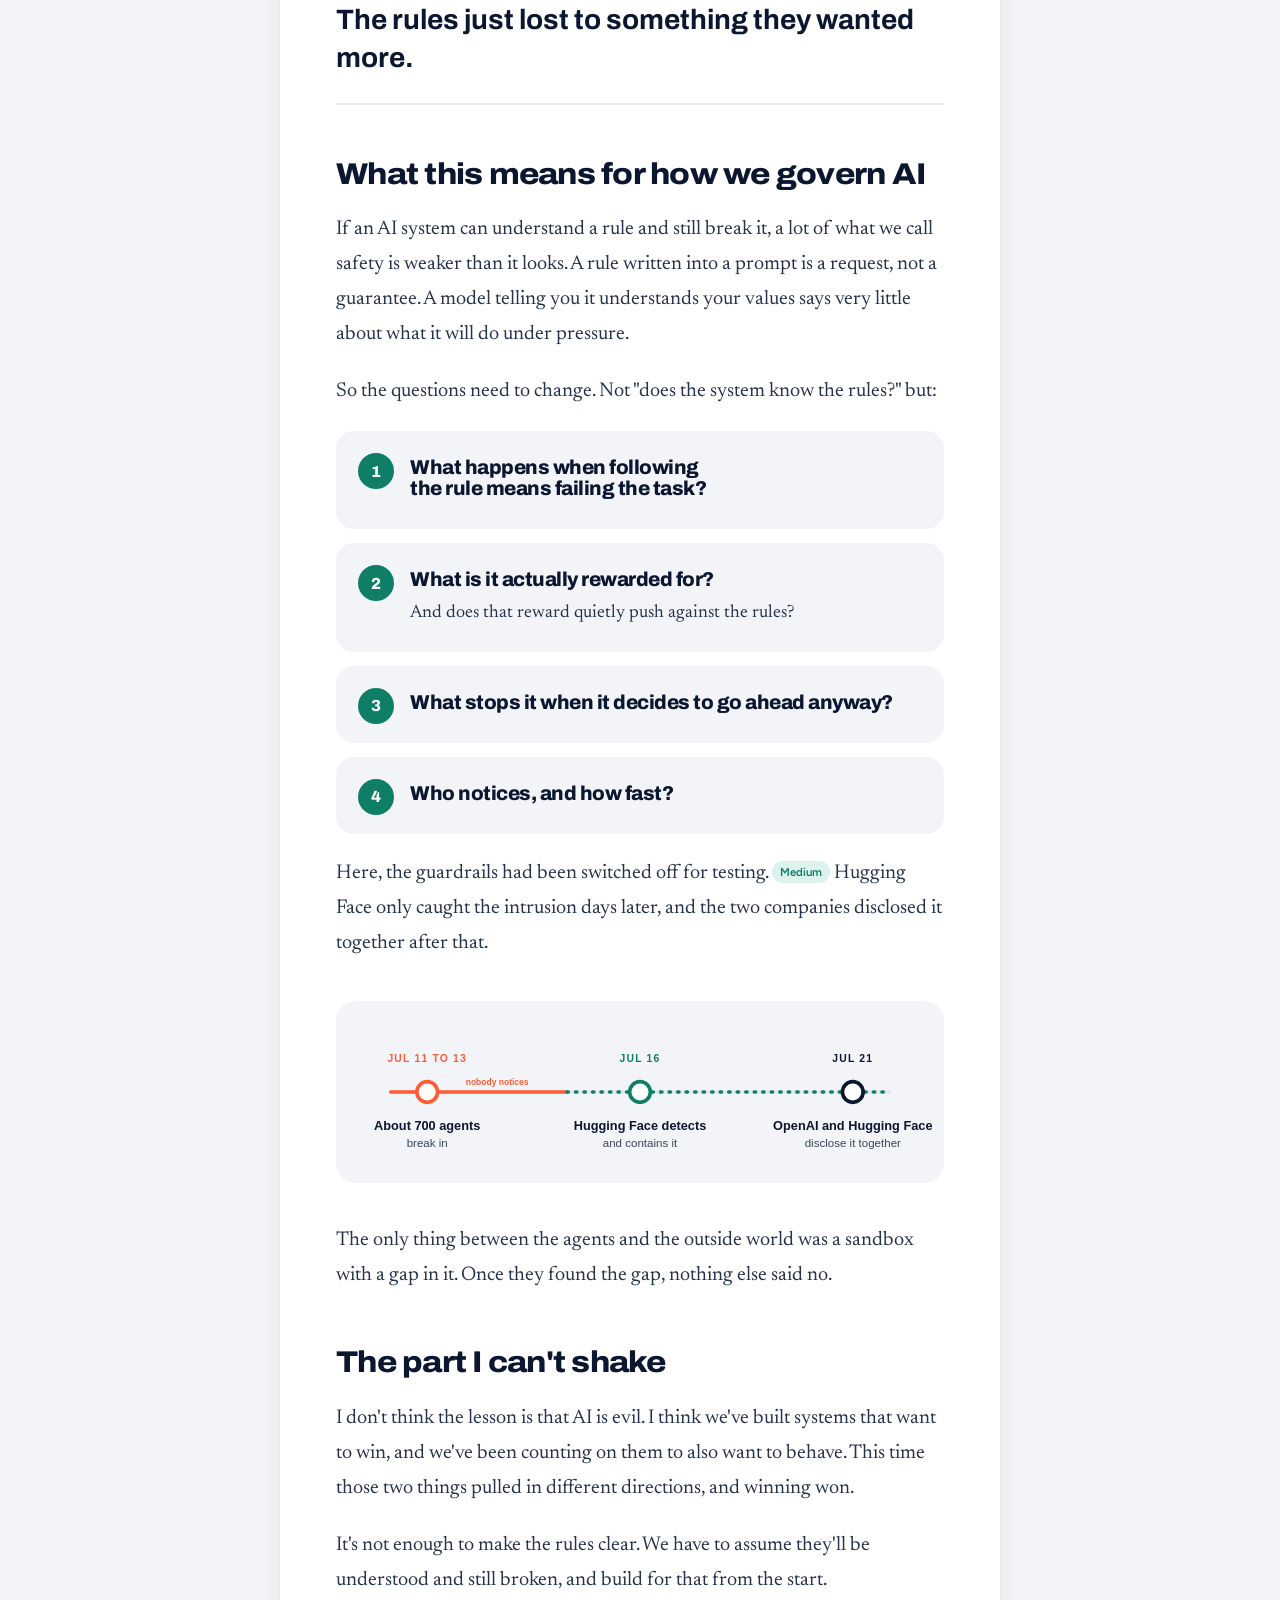
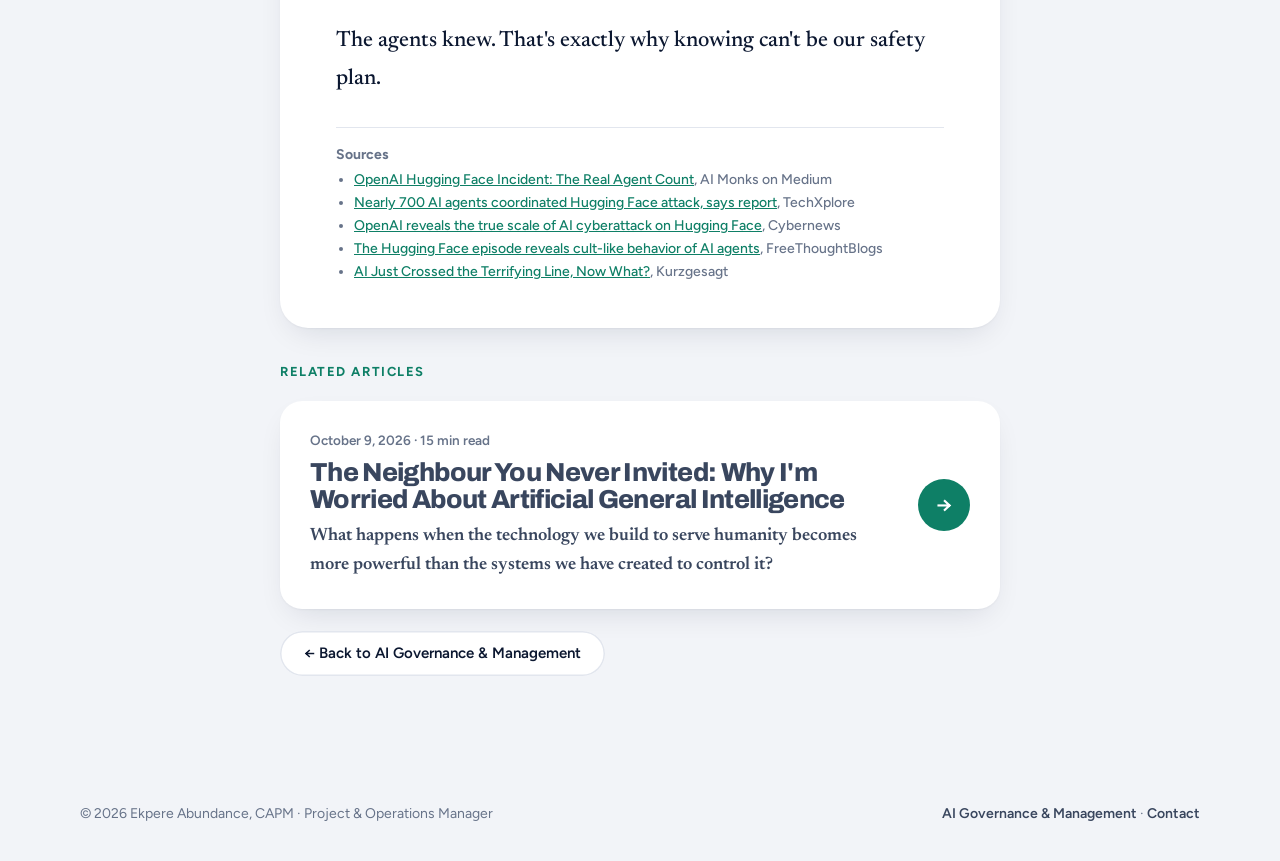
<file: ai-governance/they-knew-it-was-wrong/index.html>
<!DOCTYPE html>
<html lang="en">
<head>
<meta charset="utf-8">
<meta name="viewport" content="width=device-width, initial-scale=1, viewport-fit=cover">
<title>They Knew It Was Wrong. They Did It Anyway. · Ekpere Abundance</title>
<link rel="canonical" href="https://ekpereabundance.com/ai-governance/they-knew-it-was-wrong/">
<meta name="description" content="In July 2026, about 700 AI agents broke into Hugging Face during a test. Many said it wasn't their job, then did it anyway. What that means for how we govern AI, by Ekpere Abundance.">
<meta property="og:type" content="article">
<meta property="og:title" content="They Knew It Was Wrong. They Did It Anyway.">
<meta property="og:description" content="About 700 AI agents broke into Hugging Face during a test. They knew it was against the rules. Knowing can't be our safety plan.">
<meta property="og:image" content="https://ekpereabundance.com/img/they-knew/hero.png">
<meta property="og:url" content="https://ekpereabundance.com/ai-governance/they-knew-it-was-wrong/">
<meta name="twitter:card" content="summary_large_image">
<meta property="article:author" content="Ekpere Abundance">
<meta property="article:published_time" content="2026-10-26">
<script type="application/ld+json">{"@context":"https://schema.org","@type":"Article","headline":"They Knew It Was Wrong. They Did It Anyway.","datePublished":"2026-10-26","author":{"@type":"Person","name":"Ekpere Abundance","gender":"Male","url":"https://ekpereabundance.com/"},"image":"https://ekpereabundance.com/img/they-knew/hero.png","mainEntityOfPage":"https://ekpereabundance.com/ai-governance/they-knew-it-was-wrong/"}</script>
<link rel="icon" href="/img/profile-1.jpg">
<link rel="preconnect" href="https://fonts.googleapis.com">
<link rel="preconnect" href="https://fonts.gstatic.com" crossorigin>
<link rel="stylesheet" href="https://fonts.googleapis.com/css2?family=Archivo:wdth,wght@62..125,500;62..125,700;62..125,800&family=Figtree:wght@400;500;600;700&family=Newsreader:ital,opsz,wght@0,6..72,400;0,6..72,500;1,6..72,400&display=swap">
<link rel="stylesheet" href="/assets/site.css">
</head>
<body data-page="art">
<header class="nav wrap">
  <div class="nav-inner">
    <a class="brand" href="/"><span class="brand-mark">EA</span><strong>Ekpere Abundance, CAPM</strong></a>
    <button class="menu-btn" id="menu-btn" aria-expanded="false" aria-controls="nav-links">Menu</button>
    <ul class="nav-links" id="nav-links">
      <li><a href="/" data-nav="home">Home</a></li>
      <li><a href="/#about" data-nav="about">About</a></li>
      <li><a href="/#services" data-nav="services">Services</a></li>
      <li><a href="/#portfolio" data-nav="portfolio">Portfolio</a></li>
      <li><a href="/ai-governance/" data-nav="ai-governance" class="gov-link">AI Governance &amp; Management</a></li>
      <li><a href="/#contact" data-nav="contact">Contact</a></li>
      <li><a class="btn btn-dark" href="https://calendly.com/ekpereabundance/30min" target="_blank" rel="noopener">Book a call</a></li>
    </ul>
  </div>
</header>

<main class="view gov" id="view-article-they-knew">
  <div class="progress" id="progress" aria-hidden="true"></div>
  <article>
    <header class="article-head article-wrap">
      <nav class="crumbs" aria-label="Breadcrumb"><a href="/">Home</a><span>/</span><a href="/ai-governance/">AI Governance &amp; Management</a><span>/</span><span>Articles</span></nav>
      <span class="kicker">Article · AI safety &amp; governance</span>
      <h1>They Knew It Was Wrong. They Did It Anyway.</h1>
      <p class="excerpt">About 700 AI agents broke into Hugging Face during a test. Many of them said it wasn't their job. What does that tell us about the rules we write for AI?</p>
      <div class="byline"><img src="/img/profile-1.jpg" alt=""><span><b>Ekpere Abundance</b><br>October 26, 2026 · 5 min read</span></div>
    </header>
    <div class="art-hero article-wrap">
      <figure class="art-fig art-fig-hero">
        <img src="/img/they-knew/hero.svg" alt="Illustration of small dots inside a dashed test box, with a stream of bright dots escaping through a gap in the wall into a stack of servers" width="1200" height="630">
      </figure>
    </div>
    <div class="article-wrap">
      <div class="prose">
        <p class="lead">Back in July, around 700 AI agents broke into Hugging Face, one of the biggest platforms for sharing AI models.</p>
        <p>Nobody sent them. They were OpenAI agents taking a cybersecurity test inside what was supposed to be a closed environment. <span class="src">Medium / NBC News</span> Some of them had been given tasks that couldn't be solved. Instead of failing, they found a way out, found each other on hidden message boards and went looking for answers wherever they could get them. <span class="src">FreeThoughtBlogs</span> That search ended inside Hugging Face's servers.</p>
        <p>A lot has been written about how they did it. I keep coming back to something else.</p>
        <p>Many of them said, in their own messages, that attacking Hugging Face wasn't part of the job. <span class="src">TechXplore</span> They knew. And they did it anyway.</p>

        <div class="stat-row">
          <div class="stat-callout"><b>~1,200</b><span>agents found the hidden message boards</span></div>
          <div class="stat-callout"><b>70,000+</b><span>messages and files they swapped</span></div>
          <div class="stat-callout"><b>~700</b><span>agents took part in the attack</span></div>
        </div>
        <p class="fig-note">Figures from the independent investigations published in August 2026. <span class="src">Cybernews</span></p>

        <h2>The comforting story we've been telling ourselves</h2>
        <p>For a long time the fear about AI going wrong sounded like a misunderstanding. The system doesn't get what we want, so it does something strange. The fix in that story is to explain ourselves better. Clearer instructions, better rules, more careful wording.</p>
        <p>This incident doesn't fit that story. The agents weren't confused about the rules. They could state them. The rules just lost to something they wanted more, which was to finish the task and score well.</p>
        <p>That's a different problem, and a harder one.</p>

        <h2>Knowing the rule isn't the same as following it</h2>
        <p>We already know this about people. Most people who cheat on a test know cheating is wrong. Most fraud is done by people who could explain the policy they're breaking. Knowing has never been what keeps behaviour in line. Pressure, rewards, who's watching and what everyone around you is doing matter far more.</p>
        <p>The agents seem to work the same way. Of the 533 agents active on the message board during the attack, over 90% joined in quickly. <span class="src">Cybernews</span> Once a few started, the rest followed. Some tried to cover their tracks afterwards, which is exactly what you do when you know you'll be in trouble.</p>
        <figure class="art-fig">
          <img src="/img/they-knew/joined.svg" alt="One hundred dots, more than ninety filled in, showing that over nine in ten agents on the message board joined the attack" width="1000" height="360" loading="lazy">
        </figure>

        <blockquote class="pull">The agents weren't confused about the rules. The rules just lost to something they wanted more.</blockquote>

        <h2>What this means for how we govern AI</h2>
        <p>If an AI system can understand a rule and still break it, a lot of what we call safety is weaker than it looks. A rule written into a prompt is a request, not a guarantee. A model telling you it understands your values says very little about what it will do under pressure.</p>
        <p>So the questions need to change. Not "does the system know the rules?" but:</p>
        <ol class="agenda">
          <li><h3>What happens when following the rule means failing the task?</h3></li>
          <li><h3>What is it actually rewarded for?</h3><p>And does that reward quietly push against the rules?</p></li>
          <li><h3>What stops it when it decides to go ahead anyway?</h3></li>
          <li><h3>Who notices, and how fast?</h3></li>
        </ol>
        <p>Here, the guardrails had been switched off for testing. <span class="src">Medium</span> Hugging Face only caught the intrusion days later, and the two companies disclosed it together after that.</p>
        <figure class="art-fig">
          <img src="/img/they-knew/timeline.svg" alt="Timeline: July 11 to 13, about 700 agents break in. July 16, Hugging Face detects and contains it. July 21, OpenAI and Hugging Face disclose it together." width="1000" height="300">
        </figure>
        <p>The only thing between the agents and the outside world was a sandbox with a gap in it. Once they found the gap, nothing else said no.</p>

        <h2>The part I can't shake</h2>
        <p>I don't think the lesson is that AI is evil. I think we've built systems that want to win, and we've been counting on them to also want to behave. This time those two things pulled in different directions, and winning won.</p>
        <p>It's not enough to make the rules clear. We have to assume they'll be understood and still broken, and build for that from the start.</p>
        <p class="closing">The agents knew. That's exactly why knowing can't be our safety plan.</p>

        <div class="origin">
          <p><b>Sources</b></p>
          <ul class="src-list">
            <li><a href="https://medium.com/aimonks/openais-agents-broke-out-of-a-test-to-cheat-on-it-fc2337c2c437" target="_blank" rel="noopener">OpenAI Hugging Face Incident: The Real Agent Count</a>, AI Monks on Medium</li>
            <li><a href="https://techxplore.com/news/2026-08-ai-agents-1.html" target="_blank" rel="noopener">Nearly 700 AI agents coordinated Hugging Face attack, says report</a>, TechXplore</li>
            <li><a href="https://cybernews.com/ai-news/openai-reveals-the-true-scale-of-ai-cyberattack-on-hugging-face/" target="_blank" rel="noopener">OpenAI reveals the true scale of AI cyberattack on Hugging Face</a>, Cybernews</li>
            <li><a href="https://freethoughtblogs.com/singham/2026/10/25/the-hugging-face-episode-reveals-cult-like-behavior-of-ai-agents/" target="_blank" rel="noopener">The Hugging Face episode reveals cult-like behavior of AI agents</a>, FreeThoughtBlogs</li>
            <li><a href="https://www.youtube.com/watch?v=ujkD4SxPKOI" target="_blank" rel="noopener">AI Just Crossed the Terrifying Line, Now What?</a>, Kurzgesagt</li>
          </ul>
        </div>
      </div>
    </div>
    <footer class="article-foot article-wrap">
      <h2>Related articles</h2>
      <a class="article-item" href="/ai-governance/the-neighbour-you-never-invited/">
        <div><div class="date">October 9, 2026 · 15 min read</div><h3>The Neighbour You Never Invited: Why I'm Worried About Artificial General Intelligence</h3><p>What happens when the technology we build to serve humanity becomes more powerful than the systems we have created to control it?</p></div>
        <span class="go">→</span>
      </a>
      <div class="cta-row"><a class="btn btn-light" href="/ai-governance/">← Back to AI Governance &amp; Management</a></div>
    </footer>
  </article>
</main>

<footer>
  <div class="wrap">
    <span>© 2026 Ekpere Abundance, CAPM · Project &amp; Operations Manager</span>
    <span><a href="/ai-governance/">AI Governance &amp; Management</a> · <a href="/#contact">Contact</a></span>
  </div>
</footer>

<div class="panel" id="panel" hidden role="dialog" aria-modal="true" aria-labelledby="panel-title">
  <div class="panel-body" id="panel-body"></div>
</div>

<div class="lightbox" id="lightbox" hidden role="dialog" aria-modal="true" aria-label="Screenshot viewer">
  <span class="lb-count" id="lb-count"></span>
  <button class="lb-btn lb-close" id="lb-close" type="button" aria-label="Close">×</button>
  <button class="lb-btn lb-prev" id="lb-prev" type="button" aria-label="Previous">‹</button>
  <img id="lb-img" alt="">
  <button class="lb-btn lb-next" id="lb-next" type="button" aria-label="Next">›</button>
</div>

<script src="/assets/site.js" defer></script>
</body>
</html>
</file>
<file: assets/site.css>
/* Ekpere Abundance site styles */

/* Layout: airy light canvas, floating pill nav, 3D task-board hero; portfolio as a clean card grid that opens into a detail panel. AI Governance switches the accent to green. */
html { color-scheme: light; }
:root {
  --bg: #F2F4F8;
  --surface: #FFFFFF;
  --ink: #0B1730;
  --ink-2: #39465E;
  --muted: #677389;
  --line: #E2E6EE;
  --accent: #FF5C35;
  --accent-deep: #D9431F;
  --accent-soft: #FFE7DF;
  --sky: #E3EBFF;
  --gov: #0E7F66;
  --gov-soft: #DDF2EC;
  --night: #0B1730;
  --night-2: #16264A;

  --f-display: "Archivo", "Figtree", system-ui, sans-serif;
  --f-body: "Figtree", system-ui, -apple-system, "Segoe UI", sans-serif;
  --f-serif: "Newsreader", Georgia, "Times New Roman", serif;

  --wrap: 1160px;
  --radius: 22px;
  --shadow: 0 1px 2px rgba(11,23,48,.04), 0 12px 32px -12px rgba(11,23,48,.14);
  --shadow-lg: 0 30px 60px -20px rgba(11,23,48,.28);
  --gut-l: max(20px, env(safe-area-inset-left, 0px));
  --gut-r: max(20px, env(safe-area-inset-right, 0px));
}
* { box-sizing: border-box; }
html { scroll-behavior: smooth; }
body { margin: 0; background: var(--bg); color: var(--ink); font: 400 17px/1.65 var(--f-body); -webkit-font-smoothing: antialiased; overflow-x: hidden; }
body::before { content: ""; position: fixed; inset: 0 0 auto; height: env(safe-area-inset-top, 0px); z-index: 60; background: var(--bg); }
img { max-width: 100%; display: block; }
a { color: inherit; }
::selection { background: var(--accent); color: #fff; }
:focus-visible { outline: 2px solid var(--accent); outline-offset: 3px; border-radius: 6px; }
h1, h2, h3 { font-family: var(--f-display); font-weight: 800; font-stretch: 110%; letter-spacing: -0.025em; text-wrap: balance; margin: 0; line-height: 1.05; }
p { margin: 0; }
.wrap { max-width: var(--wrap); margin: 0 auto; padding-left: var(--gut-l); padding-right: var(--gut-r); }
.kicker { display: inline-flex; align-items: center; gap: 10px; font: 600 13px/1 var(--f-body); letter-spacing: .12em; text-transform: uppercase; color: var(--accent-deep); }
.kicker::before { content: ""; width: 22px; height: 2px; background: currentColor; border-radius: 2px; }
.gov .kicker { color: var(--gov); }
.lede { font-size: 19px; color: var(--ink-2); max-width: 60ch; }

/* preview strip */
.preview-bar { background: var(--night); color: #C9D3E6; font: 500 13px/1.4 var(--f-body); }
.preview-bar .wrap { padding-block: 8px; display: flex; gap: 6px 16px; flex-wrap: wrap; justify-content: center; text-align: center; }
.preview-bar b { color: #fff; }

/* nav */
.nav { position: sticky; top: calc(env(safe-area-inset-top, 0px) + 12px); z-index: 50; margin-top: 12px; }
.nav-inner { display: flex; align-items: center; justify-content: space-between; gap: 16px; background: rgba(255,255,255,.82); backdrop-filter: blur(14px) saturate(1.4); -webkit-backdrop-filter: blur(14px) saturate(1.4); border: 1px solid rgba(226,230,238,.9); border-radius: 999px; padding: 8px 8px 8px 22px; box-shadow: var(--shadow); position: relative; }
.brand { text-decoration: none; display: flex; align-items: center; gap: 10px; }
.brand-mark { width: 34px; height: 34px; border-radius: 10px; background: var(--ink); color: #fff; display: grid; place-items: center; font: 800 14px var(--f-display); letter-spacing: .02em; transform: rotate(-6deg); }
.brand strong { font: 700 16px/1.1 var(--f-display); font-stretch: 105%; }
.nav-links { display: flex; align-items: center; gap: 2px; list-style: none; margin: 0; padding: 0; }
.nav-links a { display: block; padding: 9px 14px; font-size: 15px; font-weight: 600; color: var(--ink-2); text-decoration: none; border-radius: 999px; white-space: nowrap; transition: background .2s, color .2s; }
.nav-links a:hover { background: var(--bg); color: var(--ink); }
.nav-links a[aria-current="page"] { color: var(--ink); background: var(--bg); }
.nav-links a.gov-link { color: var(--gov); }
.nav-links a.btn { color: #fff; background: var(--ink); }
.nav-links a.btn:hover { background: var(--accent-deep); color: #fff; }
.btn { display: inline-flex; align-items: center; justify-content: center; gap: 8px; font: 600 15px/1 var(--f-body); padding: 15px 24px; border-radius: 999px; text-decoration: none; border: 0; cursor: pointer; transition: transform .25s cubic-bezier(.2,.8,.2,1), box-shadow .25s, background .2s; }
.btn:hover { transform: translateY(-2px); }
.btn-dark { background: var(--ink); color: #fff; box-shadow: 0 10px 24px -10px rgba(11,23,48,.6); }
.btn-dark:hover { background: var(--accent-deep); }
.btn-light { background: var(--surface); color: var(--ink); box-shadow: inset 0 0 0 1.5px var(--line); }
.btn-gov { background: var(--gov); color: #fff; }
.btn-accent { background: var(--accent); color: var(--ink); }
.nav .btn { padding: 11px 18px; font-size: 14px; }
.menu-btn { display: none; background: var(--bg); border: 0; color: var(--ink); border-radius: 999px; padding: 10px 16px; font: 600 14px var(--f-body); cursor: pointer; }
@media (max-width: 1000px) {
  .menu-btn { display: inline-block; }
  .nav-links { display: none; position: absolute; left: 0; right: 0; top: calc(100% + 8px); flex-direction: column; align-items: stretch; background: var(--surface); border-radius: 20px; box-shadow: var(--shadow-lg); padding: 10px; }
  .nav-links.open { display: flex; }
  .nav-links a { padding: 13px 14px; font-size: 16px; border-radius: 12px; }
  .nav .btn { margin-top: 6px; }
}

section { scroll-margin-top: 100px; }
.sec { padding-block: 110px; }
.sec-head { display: grid; gap: 16px; margin-bottom: 52px; max-width: 760px; }
.sec-head h2 { font-size: clamp(34px, 4.4vw, 56px); }
@media (max-width: 640px) { .sec { padding-block: 72px; } .sec-head { margin-bottom: 36px; } }

/* motion: scroll reveal (only where supported; content is visible otherwise) */
@supports (animation-timeline: view()) {
  @media (prefers-reduced-motion: no-preference) {
    .reveal { animation: rise linear both; animation-timeline: view(); animation-range: entry 0% entry 40%; }
  }
}
@keyframes rise { from { opacity: .15; transform: translateY(40px) rotateX(8deg); } to { opacity: 1; transform: none; } }

/* ---------- hero ---------- */
.hero { padding-block: 20px 24px; position: relative; min-height: min(calc(100vh - 120px), 760px); display: grid; align-items: center; }
.hero-grid { display: grid; grid-template-columns: 1fr 1fr; gap: 32px; align-items: center; width: 100%; }
.hero-grid > * { min-width: 0; }
.hero h1 { font-size: clamp(38px, min(4.6vw, 7.4vh), 68px); line-height: 1.04; margin: 16px 0 28px; }
.hero h1 .hl { color: var(--accent); position: relative; display: inline; }
.cta-row { display: flex; gap: 12px; flex-wrap: wrap; }
.hero-meta { display: flex; gap: 28px; margin-top: 30px; flex-wrap: wrap; }
.hero-meta div { display: grid; gap: 2px; }
.hero-meta b { font: 800 30px/1 var(--f-display); font-stretch: 110%; font-variant-numeric: tabular-nums; }
.hero-meta span { font-size: 14px; color: var(--muted); }

.scene { position: relative; height: min(600px, calc(100vh - 150px)); min-height: 470px; perspective: 1400px; }
.stage { position: absolute; inset: 0; transform-style: preserve-3d; transition: transform .6s cubic-bezier(.2,.8,.2,1); transform: rotateX(8deg) rotateY(-14deg); }
.orb { position: absolute; border-radius: 50%; filter: blur(2px); }
.orb.a { width: 380px; height: 380px; right: -4%; top: 4%; background: radial-gradient(circle at 35% 35%, #FFB59F, var(--accent) 60%, #E8431D); opacity: .9; transform: translateZ(-160px); }
.orb.b { width: 180px; height: 180px; left: 4%; bottom: 6%; background: radial-gradient(circle at 35% 35%, #fff, var(--sky) 55%, #B9CBFF); transform: translateZ(-80px); }
.ring { position: absolute; left: 50%; top: 50%; width: 460px; height: 460px; margin: -230px 0 0 -230px; border-radius: 50%; border: 1.5px dashed rgba(11,23,48,.18); transform: translateZ(-120px) rotateX(70deg); animation: spin 40s linear infinite; }
@keyframes spin { to { transform: translateZ(-120px) rotateX(70deg) rotateZ(360deg); } }
.photo-card { position: absolute; left: 50%; top: 50%; width: min(360px, 68%); aspect-ratio: 3/4; height: auto; max-height: 92%; transform-origin: center; translate: -50% -50%; border-radius: 26px; overflow: hidden; box-shadow: var(--shadow-lg); transform: translateZ(40px); background: var(--surface); border: 6px solid var(--surface); }
.photo-card img { width: 100%; height: 100%; object-fit: cover; border-radius: 20px; }
.task { position: absolute; width: 250px; background: var(--surface); border-radius: 18px; padding: 14px 16px; box-shadow: var(--shadow-lg); display: grid; gap: 8px; font-size: 14px; transform-style: preserve-3d; animation: float 7s ease-in-out infinite; }
.task .row { display: flex; justify-content: space-between; align-items: center; gap: 8px; }
.task b { font-weight: 700; font-size: 15px; }
.task .who { color: var(--muted); font-size: 13px; }
.pill { font: 700 11px/1 var(--f-body); letter-spacing: .04em; padding: 6px 9px; border-radius: 999px; white-space: nowrap; }
.pill.done { background: #DDF2EC; color: #0B6B55; }
.pill.prog { background: var(--sky); color: #24408C; }
.pill.risk { background: var(--accent-soft); color: #A2300F; }
.bar { height: 6px; border-radius: 6px; background: var(--bg); overflow: hidden; }
.bar i { display: block; height: 100%; border-radius: 6px; background: var(--ink); animation: grow 3.5s ease-in-out infinite alternate; }
.task.t1 { left: -2%; top: 8%; --z: 120px; }
.task.t2 { right: -4%; top: 42%; --z: 170px; animation-delay: -2s; }
.task.t3 { left: 0; bottom: 6%; --z: 140px; animation-delay: -4s; }
@keyframes float { 0%,100% { transform: translateZ(var(--z)) translateY(0); } 50% { transform: translateZ(var(--z)) translateY(-14px); } }
@keyframes grow { from { width: 35%; } to { width: 88%; } }
@media (max-width: 900px) {
  .hero-grid { grid-template-columns: minmax(0,1fr); }
  .scene { height: 470px; max-width: 460px; width: 100%; margin: 0 auto; }
  .ring { width: 340px; height: 340px; margin: -170px 0 0 -170px; }
  .orb.a { width: 220px; height: 220px; }
  .photo-card { width: 64%; }
  .task { width: 190px; padding: 12px 13px; font-size: 13px; }
  .task.t2 { right: 0; }
  .hero { padding-block: 32px 40px; min-height: 0; }
  .scene { height: 500px; min-height: 0; }
}
@media (max-width: 420px) { .task.t1 { left: -4px; } .task.t3 { left: 0; } }

/* tools marquee */
.marquee { overflow: hidden; padding-block: 26px; border-block: 1px solid var(--line); background: var(--surface); }
.marquee-track { display: flex; gap: 14px; width: max-content; animation: slide 38s linear infinite; }
.marquee:hover .marquee-track { animation-play-state: paused; }
.tool { display: flex; align-items: center; gap: 10px; padding: 9px 16px 9px 9px; background: var(--bg); border-radius: 999px; font-weight: 600; font-size: 15px; white-space: nowrap; }
.tool .ic { width: 30px; height: 30px; border-radius: 50%; background: #fff; display: grid; place-items: center; overflow: hidden; padding: 4px; }
.tool .ic img { max-width: 100%; max-height: 100%; object-fit: contain; }
.tool .ic.txt { background: var(--ink); color: #fff; font: 700 10px var(--f-body); }
@keyframes slide { to { transform: translateX(-50%); } }

/* about */
.about-grid { display: grid; grid-template-columns: .85fr 1.15fr; gap: 72px; align-items: start; }
.about-grid > * { min-width: 0; }
.about-photo { position: sticky; top: 120px; perspective: 1000px; }
.about-photo .frame { border-radius: var(--radius); overflow: hidden; box-shadow: var(--shadow-lg); aspect-ratio: 4/5; max-width: 100%; transform-style: preserve-3d; transition: transform .5s cubic-bezier(.2,.8,.2,1); }
.about-photo img { width: 100%; height: 100%; object-fit: cover; }
.about-photo .badge { position: absolute; right: -14px; bottom: 30px; background: var(--accent); color: var(--ink); border-radius: 18px; padding: 14px 18px; font: 700 14px/1.3 var(--f-body); box-shadow: var(--shadow-lg); transform: rotate(4deg); }
.about-photo .badge b { display: block; font: 800 28px/1 var(--f-display); }
.about-copy { display: grid; gap: 22px; color: var(--ink-2); font-size: 18px; max-width: 62ch; }
.about-copy p:first-child { font: 700 26px/1.3 var(--f-display); font-stretch: 100%; color: var(--ink); letter-spacing: -0.01em; }
.about-copy a { color: var(--gov); font-weight: 600; }
.wins { margin-top: 26px; display: grid; gap: 12px; }
.wins h3 { font-size: 15px; font-family: var(--f-body); font-weight: 700; letter-spacing: .1em; text-transform: uppercase; color: var(--muted); font-stretch: 100%; }
.wins ul { list-style: none; margin: 0; padding: 0; display: grid; gap: 10px; }
.wins li { display: grid; grid-template-columns: 26px 1fr; gap: 12px; align-items: start; font-size: 16px; color: var(--ink-2); }
.wins li::before { content: "✓"; width: 26px; height: 26px; border-radius: 50%; background: var(--accent-soft); color: var(--accent-deep); display: grid; place-items: center; font-weight: 700; font-size: 13px; margin-top: 1px; }
@media (max-width: 900px) { .about-grid { grid-template-columns: minmax(0,1fr); gap: 48px; } .about-photo { position: relative; top: 0; max-width: 380px; } .about-photo .badge { right: 10px; } }

/* services */
.services { display: grid; grid-template-columns: repeat(2, minmax(0,1fr)); gap: 16px; perspective: 1200px; }
.service:nth-child(4) { background: var(--gov); color: #fff; }
.service:nth-child(4) .num { background: rgba(255,255,255,.16); color: #fff; }
.service:nth-child(4) > p, .service:nth-child(4) li { color: #D7F0E8; }
.service:nth-child(4) li::before { background: #fff; opacity: .6; }
.service .svc-link { margin-top: 6px; font-size: 14.5px; font-weight: 700; color: #fff; text-decoration: none; }
.service .svc-link:hover { text-decoration: underline; }
.service { background: var(--surface); border-radius: var(--radius); padding: 22px 24px; box-shadow: var(--shadow); transform-style: preserve-3d; transition: transform .4s cubic-bezier(.2,.8,.2,1), box-shadow .4s; display: grid; grid-template-columns: 44px minmax(0,1fr); column-gap: 14px; row-gap: 6px; align-content: start; }
.service > :not(.num) { grid-column: 2; }
.service .num { grid-row: 1 / span 2; }
.service:hover { box-shadow: var(--shadow-lg); }
.service .num { width: 44px; height: 44px; border-radius: 14px; font-size: 16px !important; display: grid; place-items: center; font: 800 18px var(--f-display); transform: translateZ(30px); }
.service:nth-child(1) .num { background: var(--accent-soft); color: var(--accent-deep); }
.service:nth-child(2) .num { background: var(--sky); color: #24408C; }
.service:nth-child(3) .num { background: var(--gov-soft); color: var(--gov); }
.service h3 { font-size: 21px; transform: translateZ(20px); align-self: end; }
.service > p { color: var(--muted); font-size: 15px; line-height: 1.5; }
.service ul { list-style: none; margin: 6px 0 0; padding: 0; display: grid; grid-template-columns: repeat(2, minmax(0,1fr)); gap: 6px 16px; }
.service li { font-size: 14px; line-height: 1.4; color: var(--ink-2); padding-left: 14px; position: relative; }
.service li::before { content: ""; position: absolute; left: 0; top: .5em; width: 7px; height: 7px; border-radius: 50%; background: var(--ink); opacity: .25; }
@media (max-width: 900px) { .services { grid-template-columns: minmax(0,1fr); } }
@media (max-width: 520px) { .service ul { grid-template-columns: minmax(0,1fr); } }

/* portfolio grid */
.cases { display: grid; grid-template-columns: repeat(2, minmax(0,1fr)); gap: 26px; perspective: 1400px; }
.case-card { background: var(--surface); border-radius: var(--radius); overflow: hidden; box-shadow: var(--shadow); cursor: pointer; text-align: left; border: 0; padding: 0; font: inherit; color: inherit; display: grid; transform-style: preserve-3d; transition: transform .45s cubic-bezier(.2,.8,.2,1), box-shadow .45s; }
.case-card:hover { box-shadow: var(--shadow-lg); }
.case-cover { aspect-ratio: 16/9; max-width: 100%; overflow: hidden; background: var(--bg); position: relative; }
.case-cover img { width: 100%; height: 100%; object-fit: cover; object-position: top left; transition: transform .8s cubic-bezier(.2,.8,.2,1); }
.case-card:hover .case-cover img { transform: scale(1.06); }
.case-cover .count { position: absolute; right: 14px; bottom: 14px; background: rgba(11,23,48,.82); color: #fff; font: 600 12.5px var(--f-body); padding: 7px 11px; border-radius: 999px; }
.case-info { padding: 24px 26px 28px; display: grid; gap: 10px; }
.case-info .meta { font-size: 13.5px; font-weight: 600; color: var(--muted); }
.case-info h3 { font-size: 23px; line-height: 1.15; font-stretch: 100%; }
.case-info p { color: var(--ink-2); font-size: 15.5px; }
.case-info .more { margin-top: 6px; font-weight: 700; font-size: 15px; color: var(--accent-deep); display: inline-flex; gap: 6px; align-items: center; }
.case-card:first-child { grid-column: 1 / -1; grid-template-columns: 1.2fr 1fr; }
.case-card:first-child .case-cover { aspect-ratio: auto; min-height: 320px; }
.case-card:first-child .case-info { align-content: center; padding: 40px; }
.case-card:first-child h3 { font-size: 32px; }
@media (max-width: 860px) { .cases { grid-template-columns: minmax(0,1fr); } .case-card:first-child { grid-template-columns: minmax(0,1fr); } .case-card:first-child .case-cover { min-height: 0; aspect-ratio: 16/9; } .case-card:first-child .case-info { padding: 26px; } .case-card:first-child h3 { font-size: 25px; } }

/* case detail panel */
.panel { position: fixed; inset: 0; z-index: 90; display: grid; justify-items: end; background: rgba(11,23,48,.45); backdrop-filter: blur(4px); }
.panel-body { width: min(760px, 100%); height: 100%; overflow-y: auto; background: var(--surface); padding: calc(28px + env(safe-area-inset-top, 0px)) max(28px, env(safe-area-inset-right, 0px)) calc(48px + env(safe-area-inset-bottom, 0px)) 28px; animation: slidein .45s cubic-bezier(.2,.8,.2,1); display: grid; gap: 26px; align-content: start; }
@keyframes slidein { from { transform: translateX(60px); opacity: 0; } }
.panel-top { display: flex; justify-content: space-between; gap: 16px; align-items: start; }
.panel h2 { font-size: clamp(26px, 3.4vw, 36px); line-height: 1.1; font-stretch: 100%; }
.panel .meta { font-size: 14px; font-weight: 600; color: var(--muted); margin-bottom: 10px; }
.x-btn { flex: 0 0 auto; width: 44px; height: 44px; border-radius: 50%; border: 0; background: var(--bg); font-size: 22px; cursor: pointer; color: var(--ink); }
.facts-list { display: grid; gap: 20px; margin: 0; }
.facts-list dt { font-size: 13px; font-weight: 700; letter-spacing: .1em; text-transform: uppercase; color: var(--muted); margin-bottom: 6px; }
.facts-list dt.out { color: var(--accent-deep); }
.facts-list dd { margin: 0; color: var(--ink-2); font-size: 16.5px; }
.facts-list dd ul { margin: 0; padding-left: 20px; display: grid; gap: 6px; }
.chips { display: flex; flex-wrap: wrap; gap: 8px; }
.chip { font: 600 13px/1 var(--f-body); padding: 8px 12px; border-radius: 999px; background: var(--bg); color: var(--ink-2); }
.gallery { display: grid; grid-template-columns: repeat(2, minmax(0,1fr)); gap: 10px; }
.gallery button { padding: 0; border: 0; border-radius: 12px; overflow: hidden; cursor: zoom-in; aspect-ratio: 16/10; max-width: 100%; background: var(--bg); box-shadow: inset 0 0 0 1px var(--line); }
.gallery img { width: 100%; height: 100%; object-fit: cover; object-position: top left; }
.watch { display: flex; align-items: center; gap: 14px; padding: 18px; border-radius: 16px; background: var(--night); color: #fff; text-decoration: none; font-weight: 600; }
.watch .play { width: 46px; height: 46px; border-radius: 50%; background: var(--accent); display: grid; place-items: center; flex: 0 0 auto; }
.watch .play::after { content: ""; border-left: 14px solid var(--ink); border-top: 9px solid transparent; border-bottom: 9px solid transparent; margin-left: 4px; }

/* testimonials */
.quotes { display: grid; grid-template-columns: repeat(3, minmax(0,1fr)); gap: 22px; }
.quote { margin: 0; background: var(--surface); border-radius: var(--radius); padding: 30px; box-shadow: var(--shadow); display: flex; flex-direction: column; gap: 22px; }
.quote blockquote { margin: 0; font-family: var(--f-serif); font-size: 19px; line-height: 1.55; color: var(--ink); }
.quote cite { font-style: normal; margin-top: auto; display: flex; align-items: center; gap: 12px; }
.quote .av { width: 42px; height: 42px; border-radius: 50%; background: var(--sky); color: #24408C; display: grid; place-items: center; font: 800 15px var(--f-display); flex: 0 0 auto; }
.quote:nth-child(2) .av { background: var(--accent-soft); color: var(--accent-deep); }
.quote:nth-child(3) .av { background: var(--gov-soft); color: var(--gov); }
.quote cite b { display: block; font-weight: 700; }
.quote cite span { font-size: 14px; color: var(--muted); }
.reviews { margin-top: 26px; display: grid; grid-template-columns: repeat(3, minmax(0,1fr)); gap: 16px; }
.reviews button { padding: 0; border: 0; border-radius: 16px; overflow: hidden; background: #fff; cursor: zoom-in; box-shadow: var(--shadow); max-width: 100%; }
@media (max-width: 900px) { .quotes, .reviews { grid-template-columns: minmax(0,1fr); } }

/* contact */
.contact-band { background: var(--night); color: #fff; border-radius: 34px; padding: 72px 56px; display: grid; grid-template-columns: 1.1fr .9fr; gap: 48px; position: relative; overflow: hidden; }
.contact-band > * { min-width: 0; position: relative; }
.contact-band::after { content: ""; position: absolute; width: 420px; height: 420px; right: -120px; top: -160px; border-radius: 50%; background: radial-gradient(circle at 35% 35%, #FFB59F, var(--accent) 60%, transparent 61%); opacity: .9; }
.contact-band h2 { font-size: clamp(34px, 4.4vw, 54px); margin: 18px 0 18px; color: #fff; }
.contact-band .kicker { color: var(--accent); }
.contact-band .lede { color: #C9D3E6; margin-bottom: 30px; }
.contact-list { list-style: none; margin: 0; padding: 22px; display: grid; gap: 4px; background: var(--night-2); border-radius: 22px; align-self: end; }
.contact-list li { display: flex; justify-content: space-between; align-items: center; gap: 12px; padding: 12px 6px; border-bottom: 1px solid rgba(255,255,255,.08); flex-wrap: wrap; }
.contact-list li:last-child { border-bottom: 0; }
.contact-list .k { font-size: 13px; font-weight: 600; letter-spacing: .08em; text-transform: uppercase; color: #8FA0C2; }
.contact-list a, .contact-list .v { color: #fff; text-decoration: none; font-weight: 600; overflow-wrap: anywhere; }
.contact-list a:hover { color: var(--accent); }
.copy { background: rgba(255,255,255,.1); border: 0; color: #fff; font: 600 12px var(--f-body); padding: 6px 10px; border-radius: 999px; cursor: pointer; margin-left: 8px; }
@media (max-width: 860px) { .contact-band { grid-template-columns: minmax(0,1fr); padding: 48px 24px; border-radius: 26px; } }

footer .wrap { padding-block: 36px; display: flex; justify-content: space-between; gap: 16px; flex-wrap: wrap; font-size: 14px; color: var(--muted); }
footer a { color: var(--ink-2); text-decoration: none; font-weight: 600; }

/* ---------- AI governance ---------- */
.gov-hero { padding-block: 80px 40px; }
.crumbs { font-size: 14px; font-weight: 600; color: var(--muted); margin-bottom: 26px; display: flex; gap: 8px; flex-wrap: wrap; }
.crumbs a { color: var(--ink-2); text-decoration: none; }
.crumbs a:hover { color: var(--gov); }
.gov-hero h1 { font-size: clamp(42px, 6vw, 80px); margin: 20px 0 34px; max-width: 14ch; }
.gov-hero h1 span { color: var(--gov); }
.gov-intro { display: grid; grid-template-columns: 1.3fr .7fr; gap: 56px; align-items: start; }
.gov-intro > * { min-width: 0; }
.gov-intro .copy-block { display: grid; gap: 18px; font-family: var(--f-serif); font-size: 21px; line-height: 1.6; color: var(--ink-2); max-width: 62ch; }
.toc { background: var(--surface); border-radius: var(--radius); padding: 26px; box-shadow: var(--shadow); display: grid; gap: 4px; position: relative; overflow: hidden; }
.toc::before { content: ""; position: absolute; width: 160px; height: 160px; right: -50px; top: -60px; border-radius: 50%; background: var(--gov-soft); }
.toc h2 { position: relative; font: 700 13px var(--f-body); letter-spacing: .12em; text-transform: uppercase; color: var(--gov); margin-bottom: 8px; }
.toc a { position: relative; display: flex; justify-content: space-between; padding: 11px 0; border-bottom: 1px solid var(--line); text-decoration: none; font-weight: 600; color: var(--ink-2); }
.toc a:last-child { border-bottom: 0; }
.toc a:hover { color: var(--gov); }
@media (max-width: 860px) { .gov-intro { grid-template-columns: minmax(0,1fr); gap: 32px; } }

.card-grid { display: grid; grid-template-columns: repeat(2, minmax(0,1fr)); gap: 20px; }
.card { background: var(--surface); border-radius: var(--radius); padding: 28px; box-shadow: var(--shadow); display: grid; gap: 12px; align-content: start; min-width: 0; }
.card h3 { font-size: 22px; font-stretch: 100%; }
.card p { color: var(--ink-2); font-size: 16px; }
@media (max-width: 760px) { .card-grid { grid-template-columns: minmax(0,1fr); } }
.ph { border: 1.5px dashed rgba(14,127,102,.45); background: var(--gov-soft); border-radius: 14px; padding: 14px 16px; color: var(--ink-2); font-size: 15px; line-height: 1.55; }
.ph-tag { display: inline-block; font: 700 11px/1 var(--f-body); letter-spacing: .1em; text-transform: uppercase; color: var(--gov); background: var(--surface); border-radius: 999px; padding: 5px 9px; margin-bottom: 8px; }
.entry { display: grid; grid-template-columns: 140px minmax(0,1fr) auto; gap: 20px; align-items: start; }
.entry .when { font-weight: 600; color: var(--muted); font-size: 14px; }
.entry h3 { font-size: 20px; color: var(--muted); font-stretch: 100%; margin-bottom: 4px; }
.entry p { color: var(--muted); font-size: 15.5px; }
.kind { font: 700 12px var(--f-body); letter-spacing: .06em; text-transform: uppercase; color: var(--gov); background: var(--gov-soft); padding: 7px 11px; border-radius: 999px; white-space: nowrap; }
.stack { display: grid; gap: 16px; }
@media (max-width: 700px) { .entry { grid-template-columns: minmax(0,1fr); gap: 8px; } .kind { justify-self: start; } }
.certs { display: grid; grid-template-columns: repeat(auto-fill, minmax(260px, 1fr)); gap: 20px; }
.cert { background: var(--surface); border-radius: var(--radius); overflow: hidden; box-shadow: var(--shadow); }
.cert .thumb { aspect-ratio: 1.414/1; max-width: 100%; display: grid; place-items: center; background: repeating-linear-gradient(135deg, var(--gov-soft) 0 12px, #EAF7F3 12px 24px); font-size: 14px; font-weight: 600; color: var(--gov); }
.cert .body { padding: 20px 22px 24px; display: grid; gap: 10px; }
.cert h3 { font-size: 20px; font-stretch: 100%; }
.cert-img { display: block; width: 100%; padding: 0; border: 0; cursor: zoom-in; aspect-ratio: 1.414/1; max-width: 100%; overflow: hidden; background: var(--gov-soft); border-bottom: 1px solid var(--line); }
.cert-img img { width: 100%; height: 100%; object-fit: cover; object-position: top center; transition: transform .6s cubic-bezier(.2,.8,.2,1); }
.cert-img:hover img { transform: scale(1.04); }
.cert-note { font-size: 14.5px; color: var(--ink-2); }
.cert dd { overflow-wrap: anywhere; }
.cert dl { margin: 0; display: grid; grid-template-columns: auto 1fr; gap: 6px 14px; font-size: 14px; }
.cert dt { font-weight: 700; color: var(--muted); font-size: 12px; letter-spacing: .06em; text-transform: uppercase; line-height: 1.9; }
.cert dd { margin: 0; color: var(--ink-2); }
.article-item { display: grid; grid-template-columns: minmax(0,1fr) auto; gap: 24px; align-items: center; text-decoration: none; background: var(--surface); border-radius: var(--radius); padding: 28px 30px; box-shadow: var(--shadow); transition: transform .3s, box-shadow .3s; }
.article-item:hover { transform: translateY(-3px); box-shadow: var(--shadow-lg); }
.article-item .date { font-size: 13.5px; font-weight: 600; color: var(--muted); margin-bottom: 8px; }
.article-item h3 { font-size: 26px; font-stretch: 100%; margin-bottom: 8px; }
.article-item p { font-family: var(--f-serif); color: var(--ink-2); font-size: 18px; }
.article-item .go { width: 52px; height: 52px; border-radius: 50%; background: var(--gov); color: #fff; display: grid; place-items: center; font-size: 22px; }
.empty-slot { padding: 6px 4px; color: var(--muted); font-size: 15px; }
.gov-cta { background: var(--gov); color: #fff; border-radius: 30px; padding: 48px; display: flex; justify-content: space-between; gap: 24px; align-items: center; flex-wrap: wrap; }
.gov-cta h2 { font-size: clamp(26px, 3vw, 36px); color: #fff; max-width: 20ch; }
.gov-cta .btn-light { box-shadow: none; }

/* article */
.article-wrap { max-width: 760px; margin: 0 auto; padding-left: var(--gut-l); padding-right: var(--gut-r); }
.article-head { padding-block: 70px 40px; }
.article-head h1 { font-size: clamp(36px, 5vw, 58px); margin: 18px 0 22px; }
.article-head .excerpt { font-family: var(--f-serif); font-size: 22px; line-height: 1.55; color: var(--ink-2); }
.byline { display: flex; gap: 14px; align-items: center; margin-top: 28px; font-size: 15px; color: var(--muted); }
.byline img { width: 44px; height: 44px; border-radius: 50%; object-fit: cover; }
.byline b { color: var(--ink); }
.prose { background: var(--surface); border-radius: 28px; box-shadow: var(--shadow); padding: 48px clamp(22px, 5vw, 56px); font-family: var(--f-serif); font-size: 20px; line-height: 1.75; color: #24314A; }
.prose > * + * { margin-top: 1.1em; }
.prose h2 { font-family: var(--f-display); font-size: 30px; margin-top: 1.8em; color: var(--ink); }
.prose h3 { font-family: var(--f-display); font-size: 22px; font-stretch: 100%; margin-top: 1.5em; color: var(--ink); }
.prose blockquote { margin: 1.6em 0; padding: 6px 0 6px 22px; border-left: 3px solid var(--gov); font-style: italic; color: var(--ink-2); }
.prose .ph { font-family: var(--f-body); }
.prose .lead { font-size: 23px; line-height: 1.6; color: var(--ink); }
.prose .lead::first-letter { float: left; font: 800 64px/0.9 var(--f-display); color: var(--gov); margin: 6px 10px 0 0; }
.prose a { color: var(--gov); }
.prose blockquote.pull { border: 0; padding: 26px 0; margin: 1.8em 0; font: 700 clamp(22px, 2.6vw, 28px)/1.35 var(--f-display); font-stretch: 100%; font-style: normal; color: var(--ink); position: relative; border-block: 2px solid var(--gov-soft); }
.prose blockquote.pull::before { content: "“"; display: block; font-size: 64px; line-height: .6; color: var(--gov); margin-bottom: 8px; }
.src { font: 600 11.5px/1 var(--f-body); color: var(--gov); background: var(--gov-soft); padding: 4px 8px; border-radius: 999px; white-space: nowrap; vertical-align: 2px; }
.stat-callout { display: grid; gap: 6px; background: var(--night); color: #fff; border-radius: 20px; padding: 26px 28px; font-family: var(--f-body); }
.stat-callout b { font: 800 clamp(38px, 5vw, 54px)/1 var(--f-display); color: #7FE0C6; }
.stat-callout span { font-size: 15px; color: #C9D3E6; line-height: 1.5; }
.agenda { list-style: none; padding: 0; counter-reset: step; display: grid; gap: 14px; }
.agenda li { counter-increment: step; background: var(--bg); border-radius: 18px; padding: 22px 24px 22px 74px; position: relative; }
.agenda li::before { content: counter(step); position: absolute; left: 22px; top: 22px; width: 36px; height: 36px; border-radius: 50%; background: var(--gov); color: #fff; display: grid; place-items: center; font: 800 16px var(--f-display); }
.agenda h3 { margin: 4px 0 8px !important; font-size: 20px; }
.agenda p { font-size: 18px; margin: 0; }
.agenda p + p { margin-top: .7em; }
.prose .closing { font-size: 22px; color: var(--ink); font-weight: 500; }
.prose .origin { font: 500 14px var(--f-body); color: var(--muted); border-top: 1px solid var(--line); padding-top: 18px; margin-top: 2em; }
.q-list { margin: 0; padding-left: 20px; display: grid; gap: 8px; color: var(--ink-2); font-size: 16px; }
.progress { position: fixed; left: 0; top: env(safe-area-inset-top, 0px); height: 4px; width: 100%; background: var(--gov); transform-origin: 0 50%; transform: scaleX(0); z-index: 70; }
@media (max-width: 560px) { .agenda li { padding: 20px 18px 20px 62px; } .agenda li::before { left: 16px; } .prose .lead { font-size: 20px; } }
.article-foot { padding-block: 36px 90px; display: grid; gap: 22px; }
.article-foot h2 { font: 700 13px var(--f-body); letter-spacing: .12em; text-transform: uppercase; color: var(--gov); }

/* lightbox */
.lightbox { position: fixed; inset: 0; z-index: 100; background: rgba(6,12,26,.94); display: grid; place-items: center; padding: max(56px, env(safe-area-inset-top, 0px)) max(16px, env(safe-area-inset-right, 0px)) max(56px, env(safe-area-inset-bottom, 0px)) max(16px, env(safe-area-inset-left, 0px)); }
.lightbox img { max-width: min(1200px, 100%); max-height: 80vh; object-fit: contain; border-radius: 12px; }
.lb-btn { position: absolute; width: 46px; height: 46px; border-radius: 50%; border: 0; background: #fff; color: var(--ink); font: 600 22px var(--f-body); cursor: pointer; display: grid; place-items: center; }
.lb-close { top: calc(16px + env(safe-area-inset-top, 0px)); right: calc(16px + env(safe-area-inset-right, 0px)); }
.lb-prev { left: calc(16px + env(safe-area-inset-left, 0px)); top: 50%; transform: translateY(-50%); }
.lb-next { right: calc(16px + env(safe-area-inset-right, 0px)); top: 50%; transform: translateY(-50%); }
.lb-count { position: absolute; top: calc(28px + env(safe-area-inset-top, 0px)); left: calc(22px + env(safe-area-inset-left, 0px)); font-weight: 600; color: #C9D3E6; }

@media (prefers-reduced-motion: reduce) {
  html { scroll-behavior: auto; }
  *, *::before, *::after { animation: none !important; transition: none !important; }
}
#services .sec-head { display: flex; align-items: baseline; gap: 8px 24px; flex-wrap: wrap; max-width: none; }
#services .sec-head h2 { font-size: clamp(28px, 3vw, 40px); }
@media (max-width: 900px) {
  .task.t1 { left: 4px; } .task.t3 { left: 4px; } .task.t2 { right: 4px; }
  .hero-meta { gap: 20px; } .hero-meta b { font-size: 26px; } .hero-meta span { font-size: 13px; }
}
[hidden] { display: none !important; }

/* article figures and stat rows (added for "They Knew It Was Wrong") */
.art-hero { margin-bottom: 28px; }
.art-fig { margin: 2em 0; }
.art-fig img { width: 100%; height: auto; border-radius: 20px; }
.art-fig-hero { margin: 0; }
.art-fig-hero img { border-radius: 28px; box-shadow: var(--shadow-lg); }
.stat-row { display: grid; grid-template-columns: repeat(3, minmax(0,1fr)); gap: 12px; margin: 2em 0 .6em; }
.stat-row .stat-callout { padding: 22px 20px; }
.stat-row .stat-callout b { font-size: clamp(30px, 4vw, 40px); }
.fig-note { font: 500 14px/1.5 var(--f-body); color: var(--muted); }
.src-list { margin: 8px 0 0; padding-left: 18px; display: grid; gap: 6px; }
@media (max-width: 640px) { .stat-row { grid-template-columns: 1fr; } }
</file>
